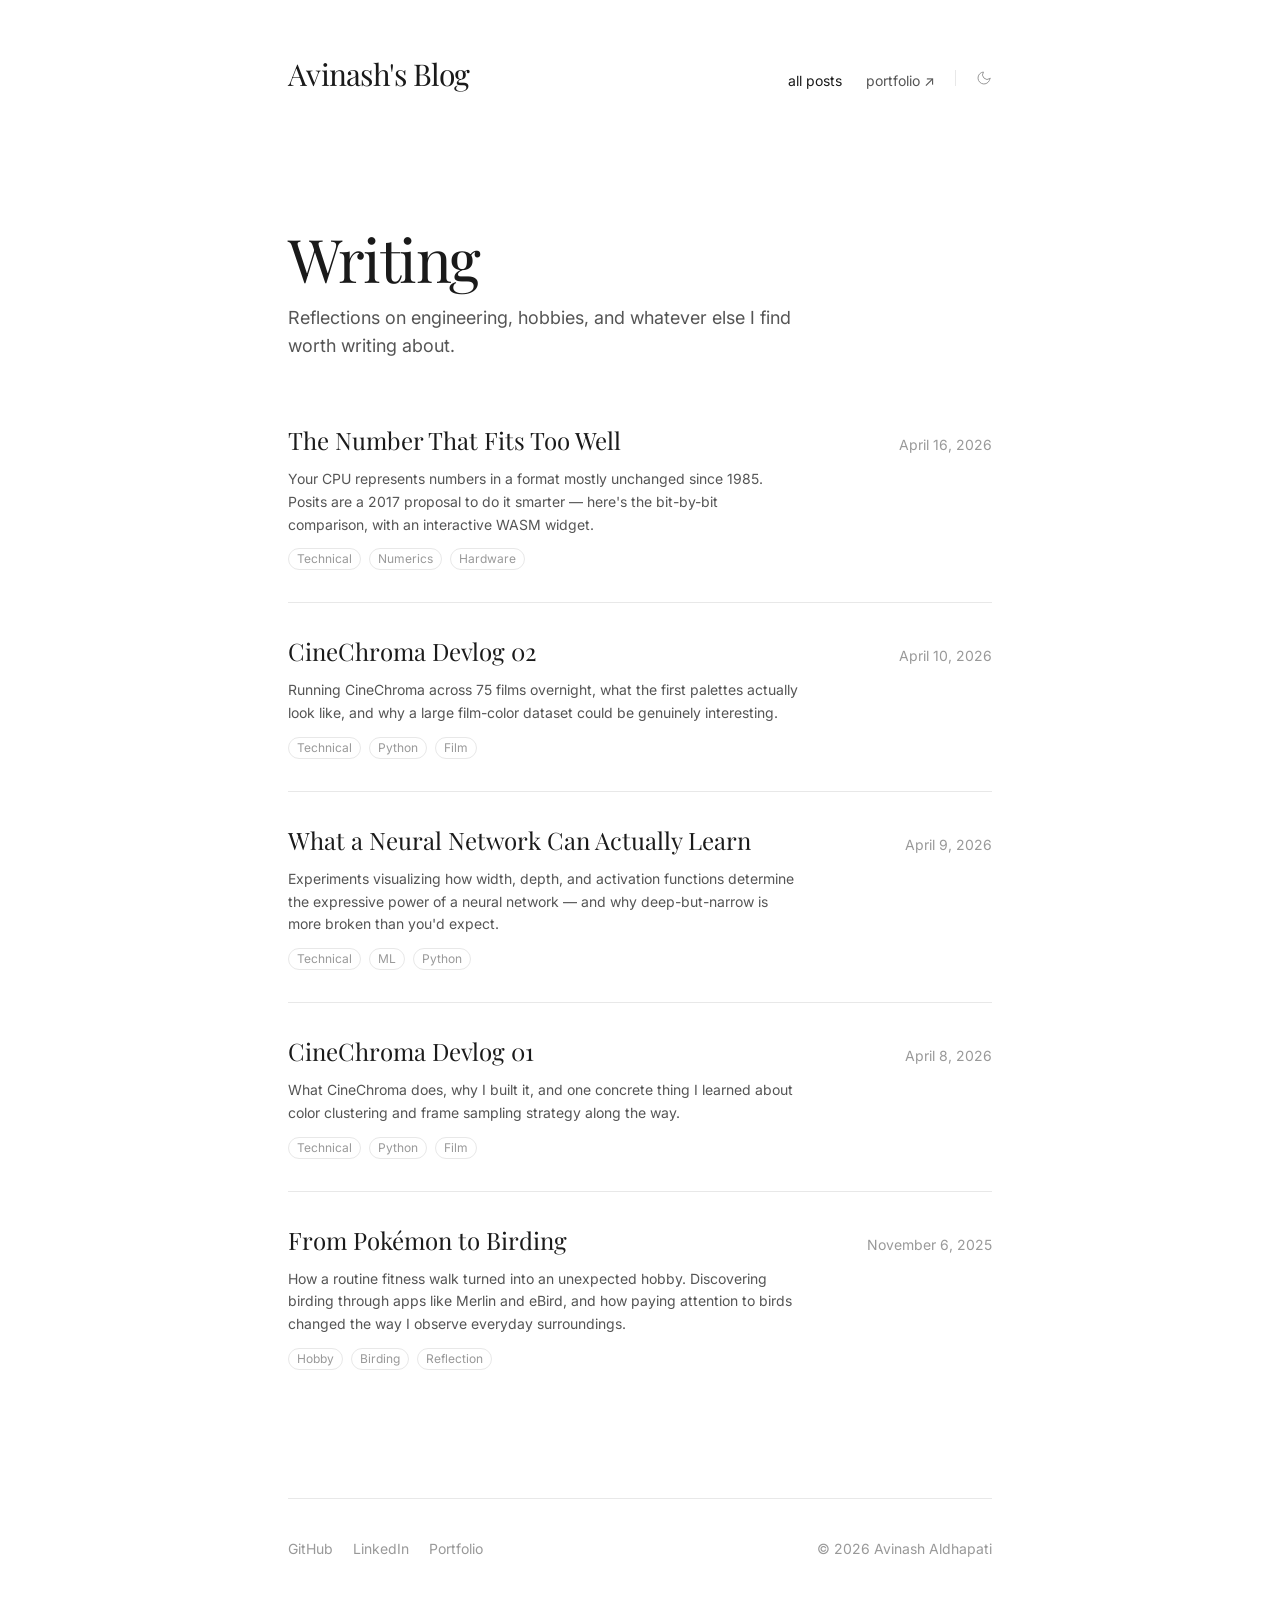
<file: index.html>
<!DOCTYPE html><html lang="en" class="scroll-smooth"> <head><meta charset="utf-8"><meta name="viewport" content="width=device-width, initial-scale=1"><link rel="icon" type="image/svg+xml" href="/favicon.svg"><!-- Fonts — Inter (body) + Playfair Display (headings) --><link rel="preconnect" href="https://fonts.googleapis.com"><link rel="preconnect" href="https://fonts.gstatic.com" crossorigin><link href="https://fonts.googleapis.com/css2?family=Inter:wght@300;400;500;600&family=Playfair+Display:ital,wght@0,400;0,500;0,600;0,700;1,400&display=swap" rel="stylesheet"><!-- Dark mode: apply .dark before first paint to prevent flash --><script>
      const theme = localStorage.getItem('theme');
      if (theme === 'dark' || (!theme && window.matchMedia('(prefers-color-scheme: dark)').matches)) {
        document.documentElement.classList.add('dark');
      }
    </script><title>Blog — Avinash Aldhapati</title><meta name="description" content="Writing and reflections by Avinash Aldhapati on engineering, hobbies, and creative exploration."><meta name="author" content="Avinash Aldhapati"><!-- Open Graph --><meta property="og:title" content="Blog — Avinash Aldhapati"><meta property="og:description" content="Writing and reflections by Avinash Aldhapati on engineering, hobbies, and creative exploration."><meta property="og:type" content="website"><meta property="og:url" content="https://blog.avinashaldhapati.com/"><!-- Google Analytics --><script async src="https://www.googletagmanager.com/gtag/js?id=G-MCC0FWPRBG"></script><script>
      window.dataLayer = window.dataLayer || [];
      function gtag(){dataLayer.push(arguments);}
      gtag('js', new Date());
      gtag('config', 'G-MCC0FWPRBG');
    </script><link rel="stylesheet" href="/_astro/birding_and_pokemon.DxMHhzR1.css"></head> <body class="min-h-screen flex flex-col"> <!--
      Centered column keeps line lengths readable (max ~768px).
      Perfect for long-form blog content.
    --> <div class="mx-auto w-full max-w-3xl px-6 md:px-8 flex flex-col min-h-screen"> <header class="pt-10 pb-8 md:pt-14 md:pb-10"> <nav class="flex flex-col sm:flex-row justify-between items-start sm:items-baseline gap-4"> <!-- Blog name — links to blog home --> <a href="/" class="font-serif text-2xl md:text-3xl tracking-tight text-text hover:opacity-70 transition-opacity">
Avinash's Blog
</a> <!-- Right side: nav links + separated toggle --> <div class="flex items-baseline gap-5"> <ul class="flex items-baseline gap-6 text-sm text-text-secondary"> <li> <a href="/" class="link-underline transition-colors hover:text-text text-text after:w-full">
all posts
</a> </li> <li> <a href="https://avinashaldhapati.com" class="link-underline transition-colors hover:text-text">
portfolio &nearr;
</a> </li> </ul> <!-- Vertical separator + dark mode toggle --> <span class="hidden sm:block w-px h-4 bg-border"></span> <button id="theme-toggle" class="text-text-tertiary hover:text-text transition-colors cursor-pointer leading-none" aria-label="Toggle dark mode"> <!-- Sun icon (visible in dark mode — click to switch to light) --> <svg id="theme-icon-sun" class="hidden w-4 h-4" viewBox="0 0 24 24" fill="none" stroke="currentColor" stroke-width="1.5" stroke-linecap="round" stroke-linejoin="round"> <circle cx="12" cy="12" r="5"></circle> <line x1="12" y1="1" x2="12" y2="3"></line> <line x1="12" y1="21" x2="12" y2="23"></line> <line x1="4.22" y1="4.22" x2="5.64" y2="5.64"></line> <line x1="18.36" y1="18.36" x2="19.78" y2="19.78"></line> <line x1="1" y1="12" x2="3" y2="12"></line> <line x1="21" y1="12" x2="23" y2="12"></line> <line x1="4.22" y1="19.78" x2="5.64" y2="18.36"></line> <line x1="18.36" y1="5.64" x2="19.78" y2="4.22"></line> </svg> <!-- Moon icon (visible in light mode — click to switch to dark) --> <svg id="theme-icon-moon" class="hidden w-4 h-4" viewBox="0 0 24 24" fill="none" stroke="currentColor" stroke-width="1.5" stroke-linecap="round" stroke-linejoin="round"> <path d="M21 12.79A9 9 0 1 1 11.21 3 7 7 0 0 0 21 12.79z"></path> </svg> </button> </div> </nav> </header> <!-- Dark mode toggle script --> <script type="module">function o(){const e=document.documentElement.classList.contains("dark"),t=document.getElementById("theme-icon-sun"),n=document.getElementById("theme-icon-moon");t&&n&&(t.classList.toggle("hidden",!e),n.classList.toggle("hidden",e))}o();document.getElementById("theme-toggle")?.addEventListener("click",()=>{const e=document.documentElement.classList.toggle("dark");localStorage.setItem("theme",e?"dark":"light"),o()});</script> <main class="flex-grow py-16 md:py-24">  <h1 class="font-serif text-4xl md:text-5xl lg:text-6xl tracking-tight mb-4">Writing</h1> <p class="text-text-secondary text-lg mb-16 max-w-lg">
Reflections on engineering, hobbies, and whatever else I find worth writing about.
</p> <div class="divide-y divide-border"> <a href="/posit_number_format" class="group block py-8 first:pt-0"> <div class="flex flex-col sm:flex-row sm:items-baseline sm:justify-between gap-1 mb-3"> <h2 class="text-xl md:text-2xl font-serif group-hover:opacity-60 transition-opacity"> The Number That Fits Too Well </h2> <span class="text-sm text-text-tertiary">April 16, 2026</span> </div> <p class="text-text-secondary text-sm leading-relaxed max-w-lg mb-3"> Your CPU represents numbers in a format mostly unchanged since 1985. Posits are a 2017 proposal to do it smarter — here&#39;s the bit-by-bit comparison, with an interactive WASM widget. </p> <div class="flex gap-2"> <span class="text-xs border border-border px-2 py-0.5 rounded-full text-text-tertiary">Technical</span><span class="text-xs border border-border px-2 py-0.5 rounded-full text-text-tertiary">Numerics</span><span class="text-xs border border-border px-2 py-0.5 rounded-full text-text-tertiary">Hardware</span> </div> </a><a href="/cinechroma_devlog_02" class="group block py-8 first:pt-0"> <div class="flex flex-col sm:flex-row sm:items-baseline sm:justify-between gap-1 mb-3"> <h2 class="text-xl md:text-2xl font-serif group-hover:opacity-60 transition-opacity"> CineChroma Devlog 02 </h2> <span class="text-sm text-text-tertiary">April 10, 2026</span> </div> <p class="text-text-secondary text-sm leading-relaxed max-w-lg mb-3"> Running CineChroma across 75 films overnight, what the first palettes actually look like, and why a large film-color dataset could be genuinely interesting. </p> <div class="flex gap-2"> <span class="text-xs border border-border px-2 py-0.5 rounded-full text-text-tertiary">Technical</span><span class="text-xs border border-border px-2 py-0.5 rounded-full text-text-tertiary">Python</span><span class="text-xs border border-border px-2 py-0.5 rounded-full text-text-tertiary">Film</span> </div> </a><a href="/nn_expressiveness" class="group block py-8 first:pt-0"> <div class="flex flex-col sm:flex-row sm:items-baseline sm:justify-between gap-1 mb-3"> <h2 class="text-xl md:text-2xl font-serif group-hover:opacity-60 transition-opacity"> What a Neural Network Can Actually Learn </h2> <span class="text-sm text-text-tertiary">April 9, 2026</span> </div> <p class="text-text-secondary text-sm leading-relaxed max-w-lg mb-3"> Experiments visualizing how width, depth, and activation functions determine the expressive power of a neural network — and why deep-but-narrow is more broken than you&#39;d expect. </p> <div class="flex gap-2"> <span class="text-xs border border-border px-2 py-0.5 rounded-full text-text-tertiary">Technical</span><span class="text-xs border border-border px-2 py-0.5 rounded-full text-text-tertiary">ML</span><span class="text-xs border border-border px-2 py-0.5 rounded-full text-text-tertiary">Python</span> </div> </a><a href="/cinechroma_color_analysis" class="group block py-8 first:pt-0"> <div class="flex flex-col sm:flex-row sm:items-baseline sm:justify-between gap-1 mb-3"> <h2 class="text-xl md:text-2xl font-serif group-hover:opacity-60 transition-opacity"> CineChroma Devlog 01 </h2> <span class="text-sm text-text-tertiary">April 8, 2026</span> </div> <p class="text-text-secondary text-sm leading-relaxed max-w-lg mb-3"> What CineChroma does, why I built it, and one concrete thing I learned about color clustering and frame sampling strategy along the way. </p> <div class="flex gap-2"> <span class="text-xs border border-border px-2 py-0.5 rounded-full text-text-tertiary">Technical</span><span class="text-xs border border-border px-2 py-0.5 rounded-full text-text-tertiary">Python</span><span class="text-xs border border-border px-2 py-0.5 rounded-full text-text-tertiary">Film</span> </div> </a><a href="/birding_and_pokemon" class="group block py-8 first:pt-0"> <div class="flex flex-col sm:flex-row sm:items-baseline sm:justify-between gap-1 mb-3"> <h2 class="text-xl md:text-2xl font-serif group-hover:opacity-60 transition-opacity"> From Pokémon to Birding </h2> <span class="text-sm text-text-tertiary">November 6, 2025</span> </div> <p class="text-text-secondary text-sm leading-relaxed max-w-lg mb-3"> How a routine fitness walk turned into an unexpected hobby. Discovering birding through apps like Merlin and eBird, and how paying attention to birds changed the way I observe everyday surroundings. </p> <div class="flex gap-2"> <span class="text-xs border border-border px-2 py-0.5 rounded-full text-text-tertiary">Hobby</span><span class="text-xs border border-border px-2 py-0.5 rounded-full text-text-tertiary">Birding</span><span class="text-xs border border-border px-2 py-0.5 rounded-full text-text-tertiary">Reflection</span> </div> </a> </div>  </main> <footer class="py-10 border-t border-border"> <div class="flex flex-col sm:flex-row justify-between items-start sm:items-center gap-4 text-sm text-text-tertiary"> <!-- Links --> <div class="flex gap-5"> <a href="https://github.com/deep0ctave" target="_blank" rel="noopener noreferrer" class="hover:text-text transition-colors">
GitHub
</a> <a href="https://www.linkedin.com/in/avinash-aldhapati/" target="_blank" rel="noopener noreferrer" class="hover:text-text transition-colors">
LinkedIn
</a> <a href="https://avinashaldhapati.com" class="hover:text-text transition-colors">
Portfolio
</a> </div> <!-- Copyright --> <p>&copy; 2026 Avinash Aldhapati</p> </div> </footer> </div> </body></html>
</file>
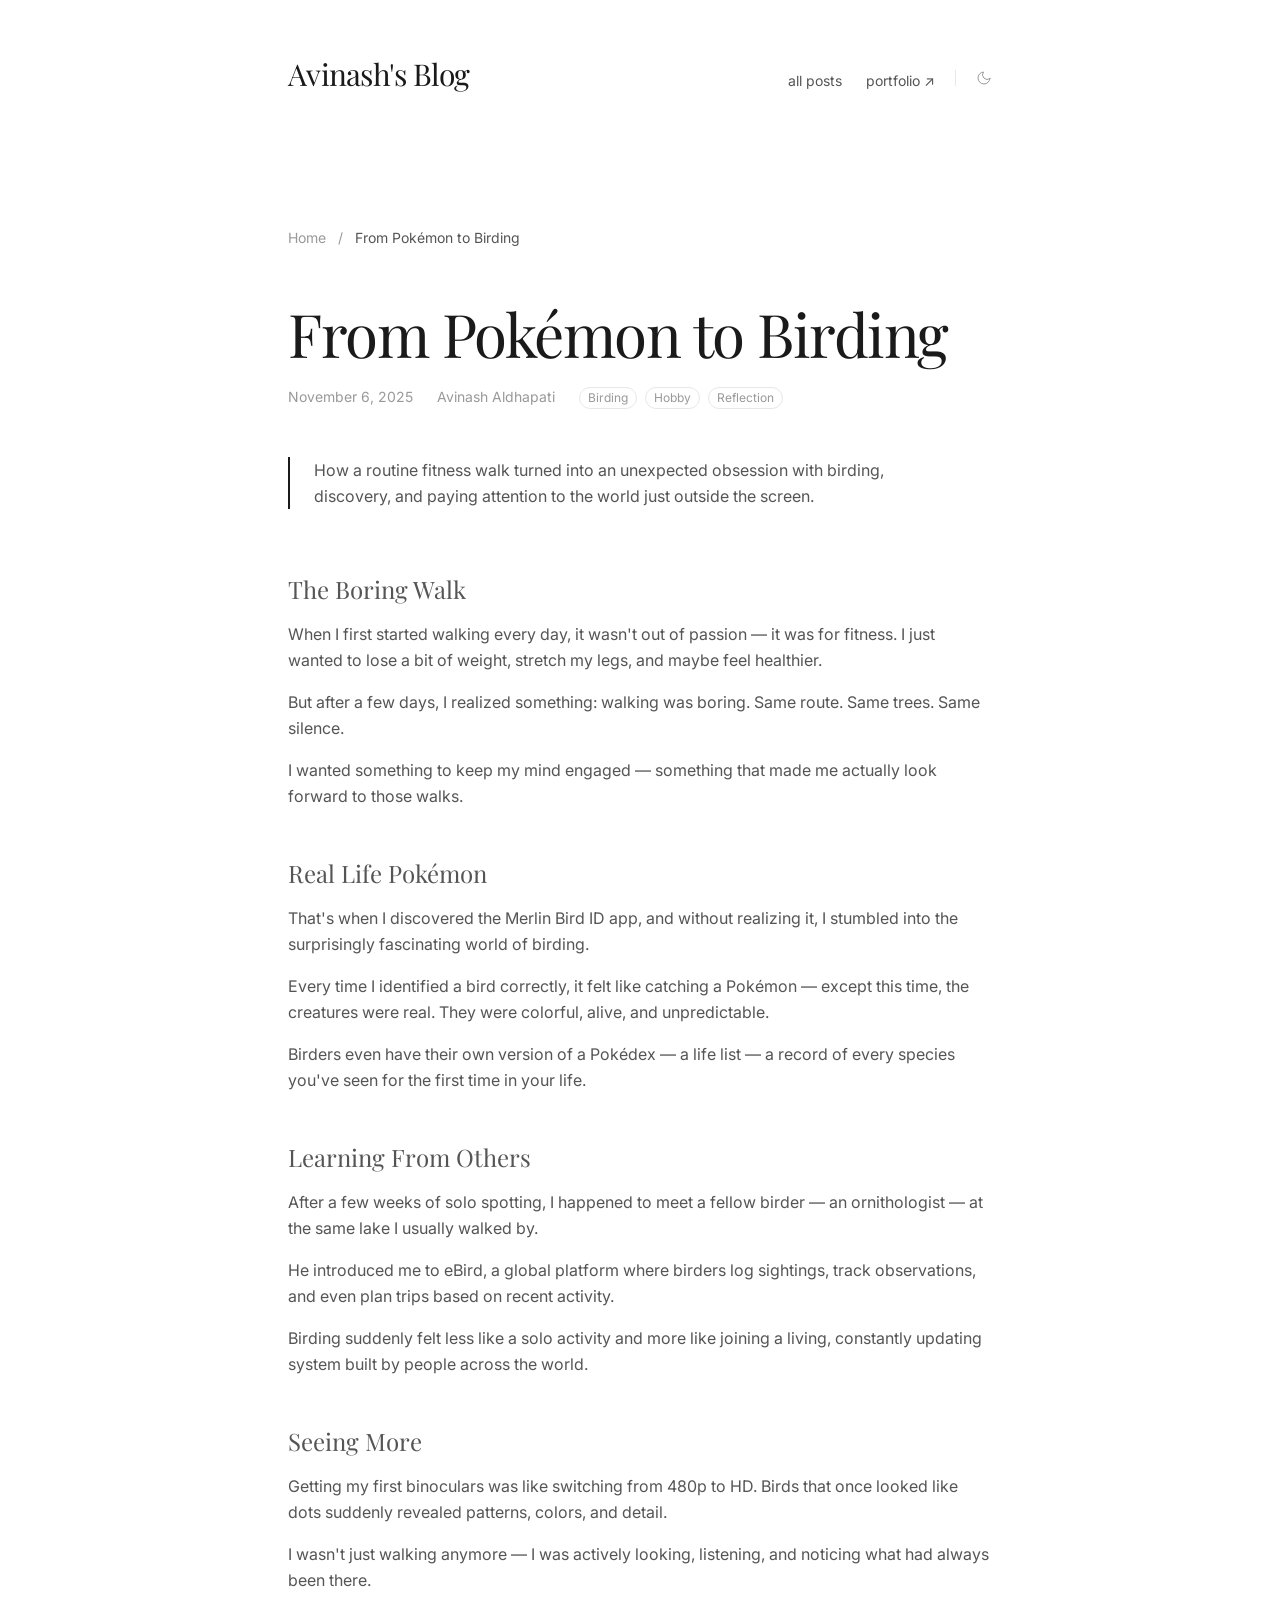
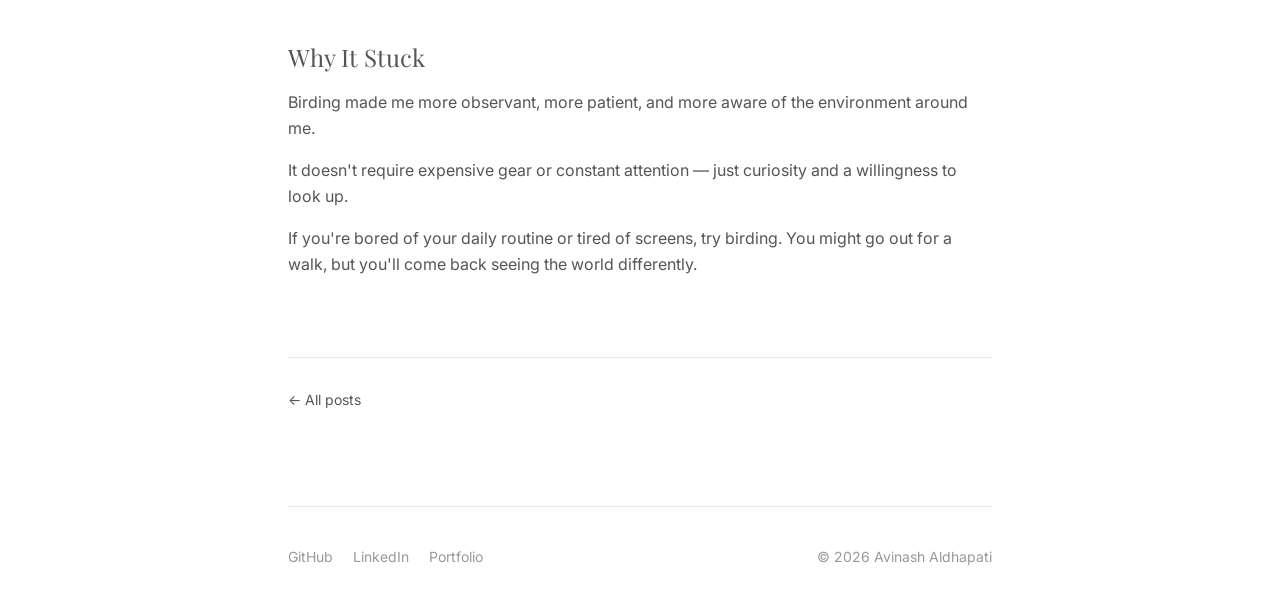
<file: birding_and_pokemon/index.html>
<!DOCTYPE html><html lang="en" class="scroll-smooth"> <head><meta charset="utf-8"><meta name="viewport" content="width=device-width, initial-scale=1"><link rel="icon" type="image/svg+xml" href="/favicon.svg"><!-- Fonts — Inter (body) + Playfair Display (headings) --><link rel="preconnect" href="https://fonts.googleapis.com"><link rel="preconnect" href="https://fonts.gstatic.com" crossorigin><link href="https://fonts.googleapis.com/css2?family=Inter:wght@300;400;500;600&family=Playfair+Display:ital,wght@0,400;0,500;0,600;0,700;1,400&display=swap" rel="stylesheet"><!-- Dark mode: apply .dark before first paint to prevent flash --><script>
      const theme = localStorage.getItem('theme');
      if (theme === 'dark' || (!theme && window.matchMedia('(prefers-color-scheme: dark)').matches)) {
        document.documentElement.classList.add('dark');
      }
    </script><title>From Pokémon to Birding — Avinash Aldhapati</title><meta name="description" content="How a routine fitness walk turned into an unexpected birding hobby."><meta name="author" content="Avinash Aldhapati"><!-- Open Graph --><meta property="og:title" content="From Pokémon to Birding — Avinash Aldhapati"><meta property="og:description" content="How a routine fitness walk turned into an unexpected birding hobby."><meta property="og:type" content="website"><meta property="og:url" content="https://blog.avinashaldhapati.com/birding_and_pokemon"><!-- Google Analytics --><script async src="https://www.googletagmanager.com/gtag/js?id=G-MCC0FWPRBG"></script><script>
      window.dataLayer = window.dataLayer || [];
      function gtag(){dataLayer.push(arguments);}
      gtag('js', new Date());
      gtag('config', 'G-MCC0FWPRBG');
    </script><link rel="stylesheet" href="/_astro/birding_and_pokemon.DxMHhzR1.css"></head> <body class="min-h-screen flex flex-col"> <!--
      Centered column keeps line lengths readable (max ~768px).
      Perfect for long-form blog content.
    --> <div class="mx-auto w-full max-w-3xl px-6 md:px-8 flex flex-col min-h-screen"> <header class="pt-10 pb-8 md:pt-14 md:pb-10"> <nav class="flex flex-col sm:flex-row justify-between items-start sm:items-baseline gap-4"> <!-- Blog name — links to blog home --> <a href="/" class="font-serif text-2xl md:text-3xl tracking-tight text-text hover:opacity-70 transition-opacity">
Avinash's Blog
</a> <!-- Right side: nav links + separated toggle --> <div class="flex items-baseline gap-5"> <ul class="flex items-baseline gap-6 text-sm text-text-secondary"> <li> <a href="/" class="link-underline transition-colors hover:text-text">
all posts
</a> </li> <li> <a href="https://avinashaldhapati.com" class="link-underline transition-colors hover:text-text">
portfolio &nearr;
</a> </li> </ul> <!-- Vertical separator + dark mode toggle --> <span class="hidden sm:block w-px h-4 bg-border"></span> <button id="theme-toggle" class="text-text-tertiary hover:text-text transition-colors cursor-pointer leading-none" aria-label="Toggle dark mode"> <!-- Sun icon (visible in dark mode — click to switch to light) --> <svg id="theme-icon-sun" class="hidden w-4 h-4" viewBox="0 0 24 24" fill="none" stroke="currentColor" stroke-width="1.5" stroke-linecap="round" stroke-linejoin="round"> <circle cx="12" cy="12" r="5"></circle> <line x1="12" y1="1" x2="12" y2="3"></line> <line x1="12" y1="21" x2="12" y2="23"></line> <line x1="4.22" y1="4.22" x2="5.64" y2="5.64"></line> <line x1="18.36" y1="18.36" x2="19.78" y2="19.78"></line> <line x1="1" y1="12" x2="3" y2="12"></line> <line x1="21" y1="12" x2="23" y2="12"></line> <line x1="4.22" y1="19.78" x2="5.64" y2="18.36"></line> <line x1="18.36" y1="5.64" x2="19.78" y2="4.22"></line> </svg> <!-- Moon icon (visible in light mode — click to switch to dark) --> <svg id="theme-icon-moon" class="hidden w-4 h-4" viewBox="0 0 24 24" fill="none" stroke="currentColor" stroke-width="1.5" stroke-linecap="round" stroke-linejoin="round"> <path d="M21 12.79A9 9 0 1 1 11.21 3 7 7 0 0 0 21 12.79z"></path> </svg> </button> </div> </nav> </header> <!-- Dark mode toggle script --> <script type="module">function o(){const e=document.documentElement.classList.contains("dark"),t=document.getElementById("theme-icon-sun"),n=document.getElementById("theme-icon-moon");t&&n&&(t.classList.toggle("hidden",!e),n.classList.toggle("hidden",e))}o();document.getElementById("theme-toggle")?.addEventListener("click",()=>{const e=document.documentElement.classList.toggle("dark");localStorage.setItem("theme",e?"dark":"light"),o()});</script> <main class="flex-grow py-16 md:py-24">  <article> <!-- Breadcrumb --> <nav class="text-sm text-text-tertiary mb-12" aria-label="Breadcrumb"> <a href="/" class="hover:text-text transition-colors">Home</a> <span class="mx-2">/</span> <span class="text-text-secondary">From Pokémon to Birding</span> </nav> <!-- Title --> <header class="mb-12"> <h1 class="font-serif text-4xl md:text-5xl lg:text-6xl leading-tight tracking-tight mb-4"> From Pokémon to Birding </h1> <!-- Meta row --> <div class="flex flex-wrap gap-x-6 gap-y-2 text-sm text-text-tertiary"> <span>November 6, 2025</span> <span>Avinash Aldhapati</span> <div class="flex gap-2"> <span class="text-xs border border-border px-2 py-0.5 rounded-full">Birding</span><span class="text-xs border border-border px-2 py-0.5 rounded-full">Hobby</span><span class="text-xs border border-border px-2 py-0.5 rounded-full">Reflection</span> </div> </div> </header> <!-- Abstract --> <div class="border-l-2 border-text pl-6 mb-16 text-text-secondary leading-relaxed max-w-2xl"> How a routine fitness walk turned into an unexpected obsession with birding, discovery, and paying attention to the world just outside the screen. </div> <!-- Content — the <slot /> receives the page-specific markup --> <div class="prose max-w-none mb-20 text-text-secondary leading-relaxed space-y-6">  <section class="mb-12"> <h2 class="font-serif text-2xl mb-4">The Boring Walk</h2> <p class="mb-4">
When I first started walking every day, it wasn't out of passion — it was for fitness.
        I just wanted to lose a bit of weight, stretch my legs, and maybe feel healthier.
</p> <p class="mb-4">
But after a few days, I realized something: walking was boring. Same route. Same trees.
        Same silence.
</p> <p>
I wanted something to keep my mind engaged — something that made me actually look
        forward to those walks.
</p> </section> <section class="mb-12"> <h2 class="font-serif text-2xl mb-4">Real Life Pokémon</h2> <p class="mb-4">
That's when I discovered the Merlin Bird ID app, and without realizing it, I stumbled
        into the surprisingly fascinating world of birding.
</p> <p class="mb-4">
Every time I identified a bird correctly, it felt like catching a Pokémon — except this
        time, the creatures were real. They were colorful, alive, and unpredictable.
</p> <p>
Birders even have their own version of a Pokédex — a life list — a record of every
        species you've seen for the first time in your life.
</p> </section> <section class="mb-12"> <h2 class="font-serif text-2xl mb-4">Learning From Others</h2> <p class="mb-4">
After a few weeks of solo spotting, I happened to meet a fellow birder — an ornithologist
        — at the same lake I usually walked by.
</p> <p class="mb-4">
He introduced me to eBird, a global platform where birders log sightings, track
        observations, and even plan trips based on recent activity.
</p> <p>
Birding suddenly felt less like a solo activity and more like joining a living, constantly
        updating system built by people across the world.
</p> </section> <section class="mb-12"> <h2 class="font-serif text-2xl mb-4">Seeing More</h2> <p class="mb-4">
Getting my first binoculars was like switching from 480p to HD. Birds that once looked
        like dots suddenly revealed patterns, colors, and detail.
</p> <p>
I wasn't just walking anymore — I was actively looking, listening, and noticing what
        had always been there.
</p> </section> <section> <h2 class="font-serif text-2xl mb-4">Why It Stuck</h2> <p class="mb-4">
Birding made me more observant, more patient, and more aware of the environment around me.
</p> <p class="mb-4">
It doesn't require expensive gear or constant attention — just curiosity and a willingness
        to look up.
</p> <p>
If you're bored of your daily routine or tired of screens, try birding. You might go out
        for a walk, but you'll come back seeing the world differently.
</p> </section>  </div> <!-- Bottom navigation --> <div class="pt-8 border-t border-border flex items-center justify-between text-sm"> <a href="/" class="link-underline text-text-secondary hover:text-text transition-colors">
&larr; All posts
</a> </div> </article>  </main> <footer class="py-10 border-t border-border"> <div class="flex flex-col sm:flex-row justify-between items-start sm:items-center gap-4 text-sm text-text-tertiary"> <!-- Links --> <div class="flex gap-5"> <a href="https://github.com/deep0ctave" target="_blank" rel="noopener noreferrer" class="hover:text-text transition-colors">
GitHub
</a> <a href="https://www.linkedin.com/in/avinash-aldhapati/" target="_blank" rel="noopener noreferrer" class="hover:text-text transition-colors">
LinkedIn
</a> <a href="https://avinashaldhapati.com" class="hover:text-text transition-colors">
Portfolio
</a> </div> <!-- Copyright --> <p>&copy; 2026 Avinash Aldhapati</p> </div> </footer> </div> </body></html>
</file>
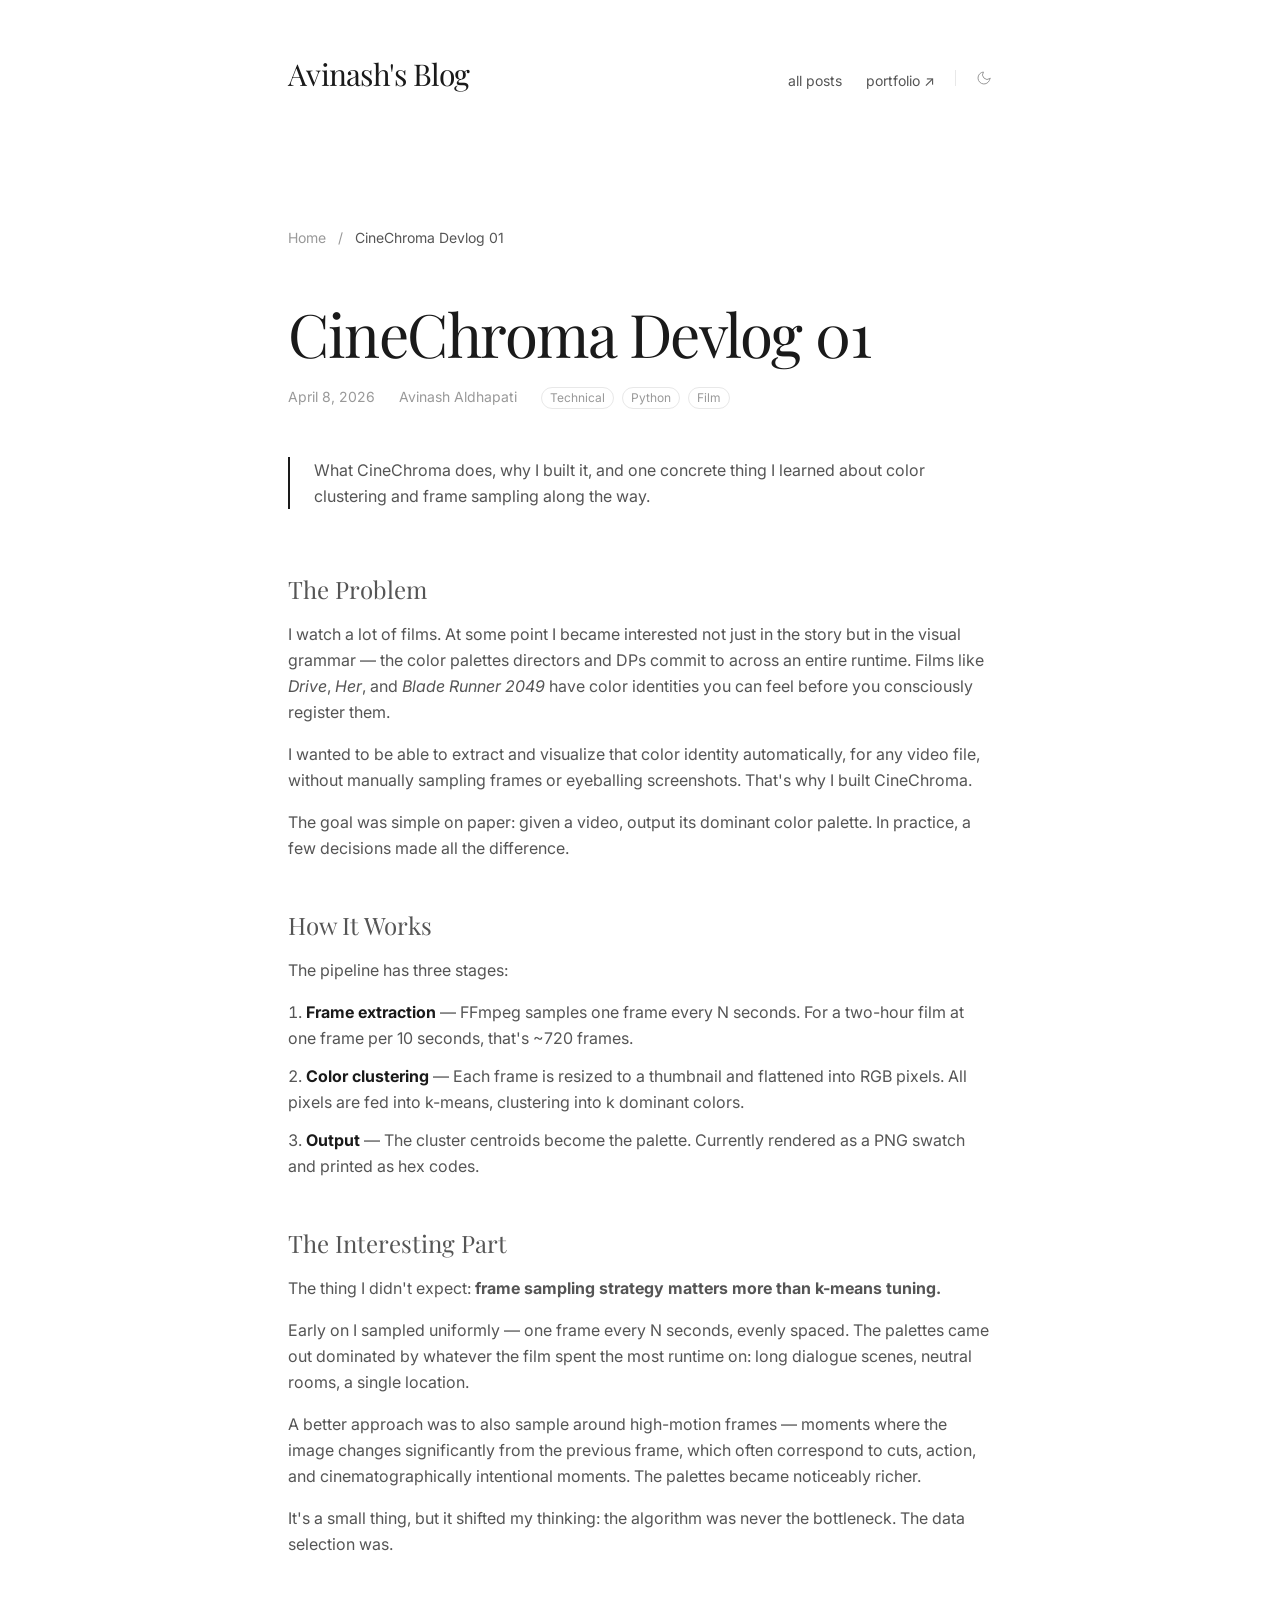
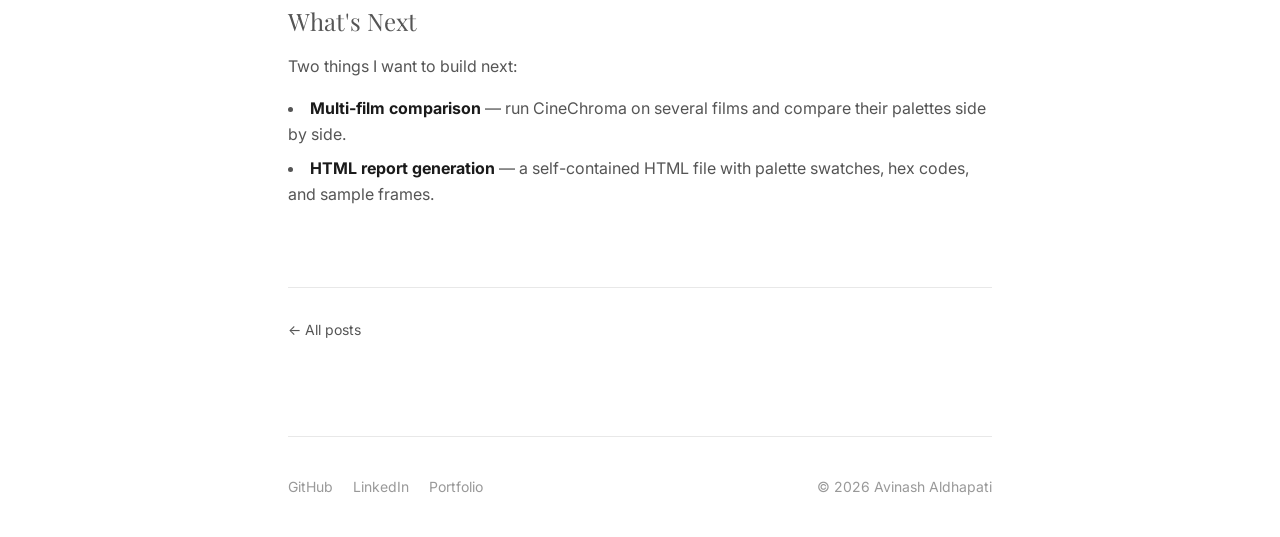
<file: cinechroma_color_analysis/index.html>
<!DOCTYPE html><html lang="en" class="scroll-smooth"> <head><meta charset="utf-8"><meta name="viewport" content="width=device-width, initial-scale=1"><link rel="icon" type="image/svg+xml" href="/favicon.svg"><!-- Fonts — Inter (body) + Playfair Display (headings) --><link rel="preconnect" href="https://fonts.googleapis.com"><link rel="preconnect" href="https://fonts.gstatic.com" crossorigin><link href="https://fonts.googleapis.com/css2?family=Inter:wght@300;400;500;600&family=Playfair+Display:ital,wght@0,400;0,500;0,600;0,700;1,400&display=swap" rel="stylesheet"><!-- Dark mode: apply .dark before first paint to prevent flash --><script>
      const theme = localStorage.getItem('theme');
      if (theme === 'dark' || (!theme && window.matchMedia('(prefers-color-scheme: dark)').matches)) {
        document.documentElement.classList.add('dark');
      }
    </script><title>CineChroma Devlog 01 — Avinash Aldhapati</title><meta name="description" content="What CineChroma does, why I built it, and what I learned about color clustering and frame sampling."><meta name="author" content="Avinash Aldhapati"><!-- Open Graph --><meta property="og:title" content="CineChroma Devlog 01 — Avinash Aldhapati"><meta property="og:description" content="What CineChroma does, why I built it, and what I learned about color clustering and frame sampling."><meta property="og:type" content="website"><meta property="og:url" content="https://blog.avinashaldhapati.com/cinechroma_color_analysis"><!-- Google Analytics --><script async src="https://www.googletagmanager.com/gtag/js?id=G-MCC0FWPRBG"></script><script>
      window.dataLayer = window.dataLayer || [];
      function gtag(){dataLayer.push(arguments);}
      gtag('js', new Date());
      gtag('config', 'G-MCC0FWPRBG');
    </script><link rel="stylesheet" href="/_astro/birding_and_pokemon.DxMHhzR1.css"></head> <body class="min-h-screen flex flex-col"> <!--
      Centered column keeps line lengths readable (max ~768px).
      Perfect for long-form blog content.
    --> <div class="mx-auto w-full max-w-3xl px-6 md:px-8 flex flex-col min-h-screen"> <header class="pt-10 pb-8 md:pt-14 md:pb-10"> <nav class="flex flex-col sm:flex-row justify-between items-start sm:items-baseline gap-4"> <!-- Blog name — links to blog home --> <a href="/" class="font-serif text-2xl md:text-3xl tracking-tight text-text hover:opacity-70 transition-opacity">
Avinash's Blog
</a> <!-- Right side: nav links + separated toggle --> <div class="flex items-baseline gap-5"> <ul class="flex items-baseline gap-6 text-sm text-text-secondary"> <li> <a href="/" class="link-underline transition-colors hover:text-text">
all posts
</a> </li> <li> <a href="https://avinashaldhapati.com" class="link-underline transition-colors hover:text-text">
portfolio &nearr;
</a> </li> </ul> <!-- Vertical separator + dark mode toggle --> <span class="hidden sm:block w-px h-4 bg-border"></span> <button id="theme-toggle" class="text-text-tertiary hover:text-text transition-colors cursor-pointer leading-none" aria-label="Toggle dark mode"> <!-- Sun icon (visible in dark mode — click to switch to light) --> <svg id="theme-icon-sun" class="hidden w-4 h-4" viewBox="0 0 24 24" fill="none" stroke="currentColor" stroke-width="1.5" stroke-linecap="round" stroke-linejoin="round"> <circle cx="12" cy="12" r="5"></circle> <line x1="12" y1="1" x2="12" y2="3"></line> <line x1="12" y1="21" x2="12" y2="23"></line> <line x1="4.22" y1="4.22" x2="5.64" y2="5.64"></line> <line x1="18.36" y1="18.36" x2="19.78" y2="19.78"></line> <line x1="1" y1="12" x2="3" y2="12"></line> <line x1="21" y1="12" x2="23" y2="12"></line> <line x1="4.22" y1="19.78" x2="5.64" y2="18.36"></line> <line x1="18.36" y1="5.64" x2="19.78" y2="4.22"></line> </svg> <!-- Moon icon (visible in light mode — click to switch to dark) --> <svg id="theme-icon-moon" class="hidden w-4 h-4" viewBox="0 0 24 24" fill="none" stroke="currentColor" stroke-width="1.5" stroke-linecap="round" stroke-linejoin="round"> <path d="M21 12.79A9 9 0 1 1 11.21 3 7 7 0 0 0 21 12.79z"></path> </svg> </button> </div> </nav> </header> <!-- Dark mode toggle script --> <script type="module">function o(){const e=document.documentElement.classList.contains("dark"),t=document.getElementById("theme-icon-sun"),n=document.getElementById("theme-icon-moon");t&&n&&(t.classList.toggle("hidden",!e),n.classList.toggle("hidden",e))}o();document.getElementById("theme-toggle")?.addEventListener("click",()=>{const e=document.documentElement.classList.toggle("dark");localStorage.setItem("theme",e?"dark":"light"),o()});</script> <main class="flex-grow py-16 md:py-24">  <article> <!-- Breadcrumb --> <nav class="text-sm text-text-tertiary mb-12" aria-label="Breadcrumb"> <a href="/" class="hover:text-text transition-colors">Home</a> <span class="mx-2">/</span> <span class="text-text-secondary">CineChroma Devlog 01</span> </nav> <!-- Title --> <header class="mb-12"> <h1 class="font-serif text-4xl md:text-5xl lg:text-6xl leading-tight tracking-tight mb-4"> CineChroma Devlog 01 </h1> <!-- Meta row --> <div class="flex flex-wrap gap-x-6 gap-y-2 text-sm text-text-tertiary"> <span>April 8, 2026</span> <span>Avinash Aldhapati</span> <div class="flex gap-2"> <span class="text-xs border border-border px-2 py-0.5 rounded-full">Technical</span><span class="text-xs border border-border px-2 py-0.5 rounded-full">Python</span><span class="text-xs border border-border px-2 py-0.5 rounded-full">Film</span> </div> </div> </header> <!-- Abstract --> <div class="border-l-2 border-text pl-6 mb-16 text-text-secondary leading-relaxed max-w-2xl"> What CineChroma does, why I built it, and one concrete thing I learned about color clustering and frame sampling along the way. </div> <!-- Content — the <slot /> receives the page-specific markup --> <div class="prose max-w-none mb-20 text-text-secondary leading-relaxed space-y-6">  <section class="mb-12"> <h2 class="font-serif text-2xl mb-4">The Problem</h2> <p class="mb-4">
I watch a lot of films. At some point I became interested not just in the story but in the
        visual grammar — the color palettes directors and DPs commit to across an entire runtime.
        Films like <em>Drive</em>, <em>Her</em>, and <em>Blade Runner 2049</em> have color identities
        you can feel before you consciously register them.
</p> <p class="mb-4">
I wanted to be able to extract and visualize that color identity automatically, for any
        video file, without manually sampling frames or eyeballing screenshots. That's why I built
        CineChroma.
</p> <p>
The goal was simple on paper: given a video, output its dominant color palette. In practice,
        a few decisions made all the difference.
</p> </section> <section class="mb-12"> <h2 class="font-serif text-2xl mb-4">How It Works</h2> <p class="mb-4">The pipeline has three stages:</p> <ol class="list-decimal list-inside space-y-3 text-text-secondary"> <li> <strong class="text-text">Frame extraction</strong> — FFmpeg samples one frame every N seconds.
          For a two-hour film at one frame per 10 seconds, that's ~720 frames.
</li> <li> <strong class="text-text">Color clustering</strong> — Each frame is resized to a thumbnail and
          flattened into RGB pixels. All pixels are fed into k-means, clustering into k dominant colors.
</li> <li> <strong class="text-text">Output</strong> — The cluster centroids become the palette. Currently
          rendered as a PNG swatch and printed as hex codes.
</li> </ol> </section> <section class="mb-12"> <h2 class="font-serif text-2xl mb-4">The Interesting Part</h2> <p class="mb-4">
The thing I didn't expect: <strong>frame sampling strategy matters more than k-means tuning.</strong> </p> <p class="mb-4">
Early on I sampled uniformly — one frame every N seconds, evenly spaced. The palettes came
        out dominated by whatever the film spent the most runtime on: long dialogue scenes, neutral
        rooms, a single location.
</p> <p class="mb-4">
A better approach was to also sample around high-motion frames — moments where the image
        changes significantly from the previous frame, which often correspond to cuts, action, and
        cinematographically intentional moments. The palettes became noticeably richer.
</p> <p>
It's a small thing, but it shifted my thinking: the algorithm was never the bottleneck.
        The data selection was.
</p> </section> <section> <h2 class="font-serif text-2xl mb-4">What's Next</h2> <p class="mb-4">Two things I want to build next:</p> <ul class="list-disc list-inside space-y-2 text-text-secondary"> <li> <strong class="text-text">Multi-film comparison</strong> — run CineChroma on several films and
          compare their palettes side by side.
</li> <li> <strong class="text-text">HTML report generation</strong> — a self-contained HTML file with
          palette swatches, hex codes, and sample frames.
</li> </ul> </section>  </div> <!-- Bottom navigation --> <div class="pt-8 border-t border-border flex items-center justify-between text-sm"> <a href="/" class="link-underline text-text-secondary hover:text-text transition-colors">
&larr; All posts
</a> </div> </article>  </main> <footer class="py-10 border-t border-border"> <div class="flex flex-col sm:flex-row justify-between items-start sm:items-center gap-4 text-sm text-text-tertiary"> <!-- Links --> <div class="flex gap-5"> <a href="https://github.com/deep0ctave" target="_blank" rel="noopener noreferrer" class="hover:text-text transition-colors">
GitHub
</a> <a href="https://www.linkedin.com/in/avinash-aldhapati/" target="_blank" rel="noopener noreferrer" class="hover:text-text transition-colors">
LinkedIn
</a> <a href="https://avinashaldhapati.com" class="hover:text-text transition-colors">
Portfolio
</a> </div> <!-- Copyright --> <p>&copy; 2026 Avinash Aldhapati</p> </div> </footer> </div> </body></html>
</file>
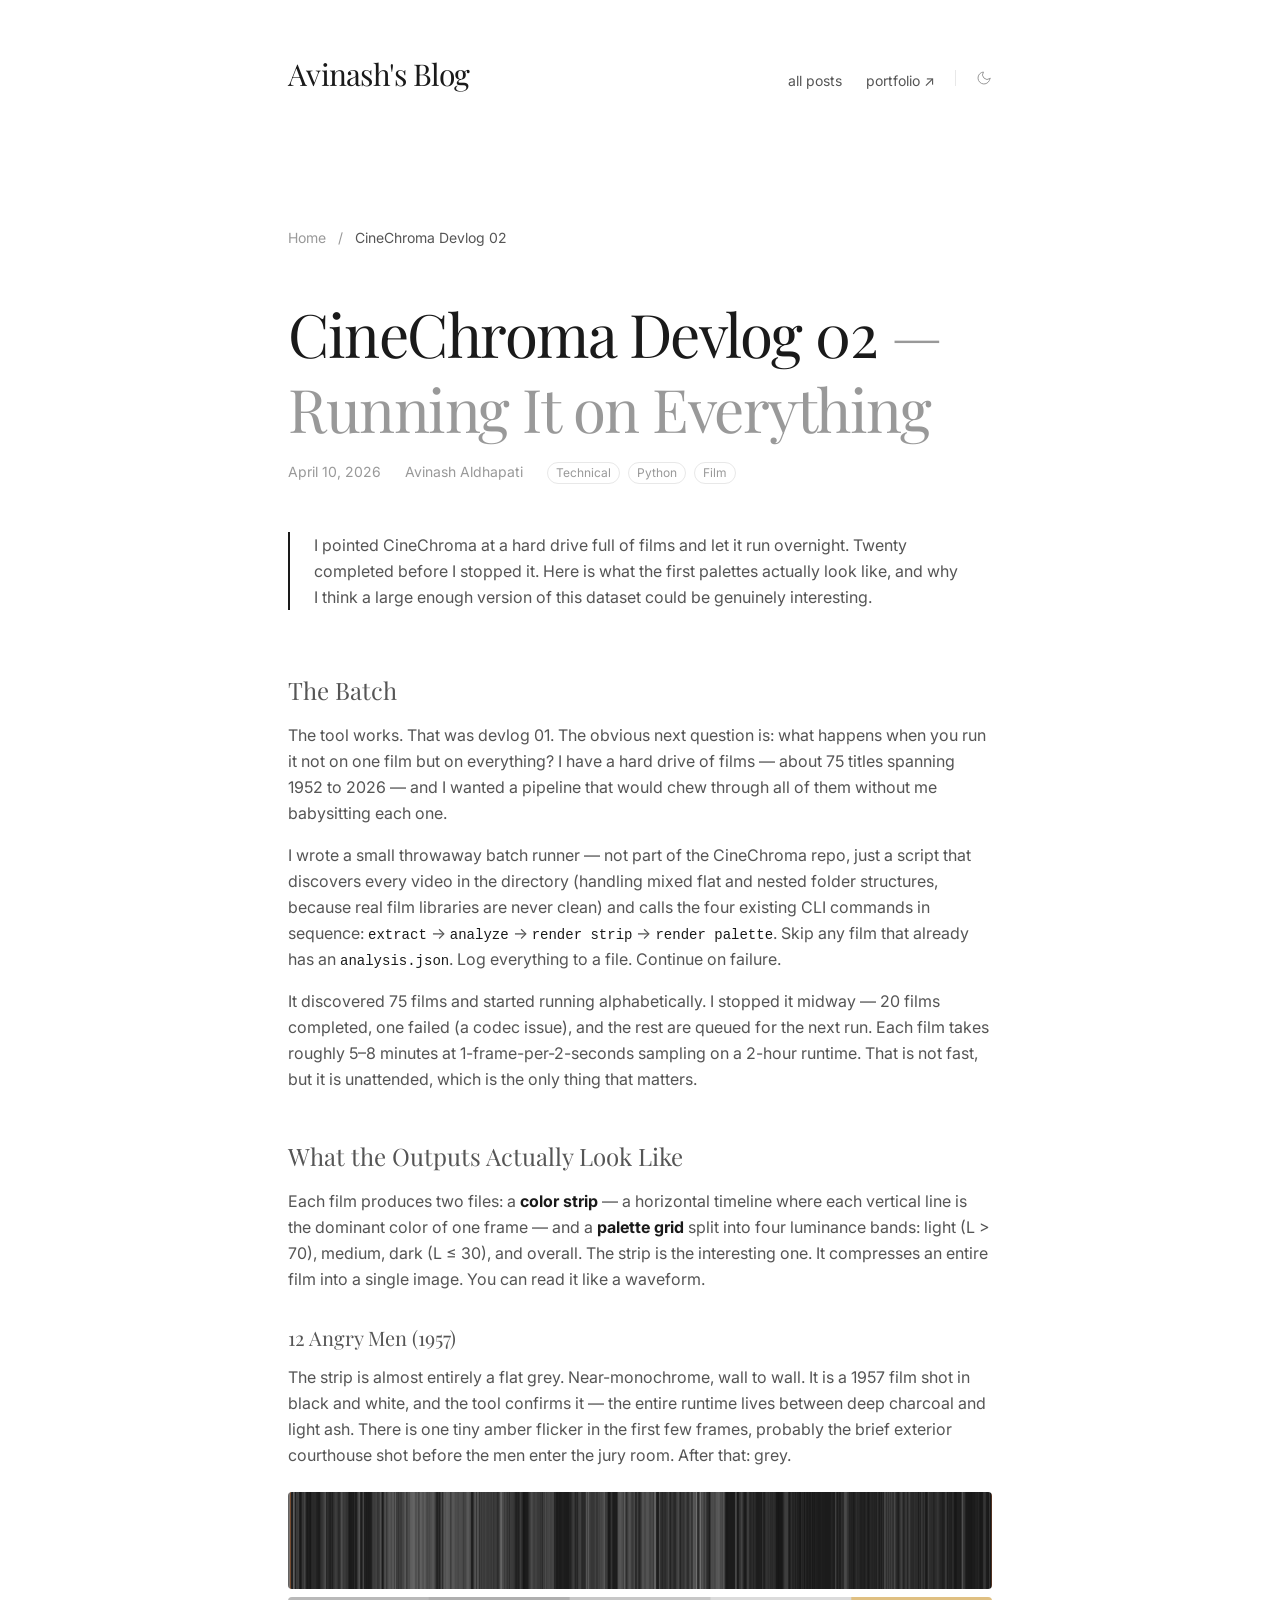
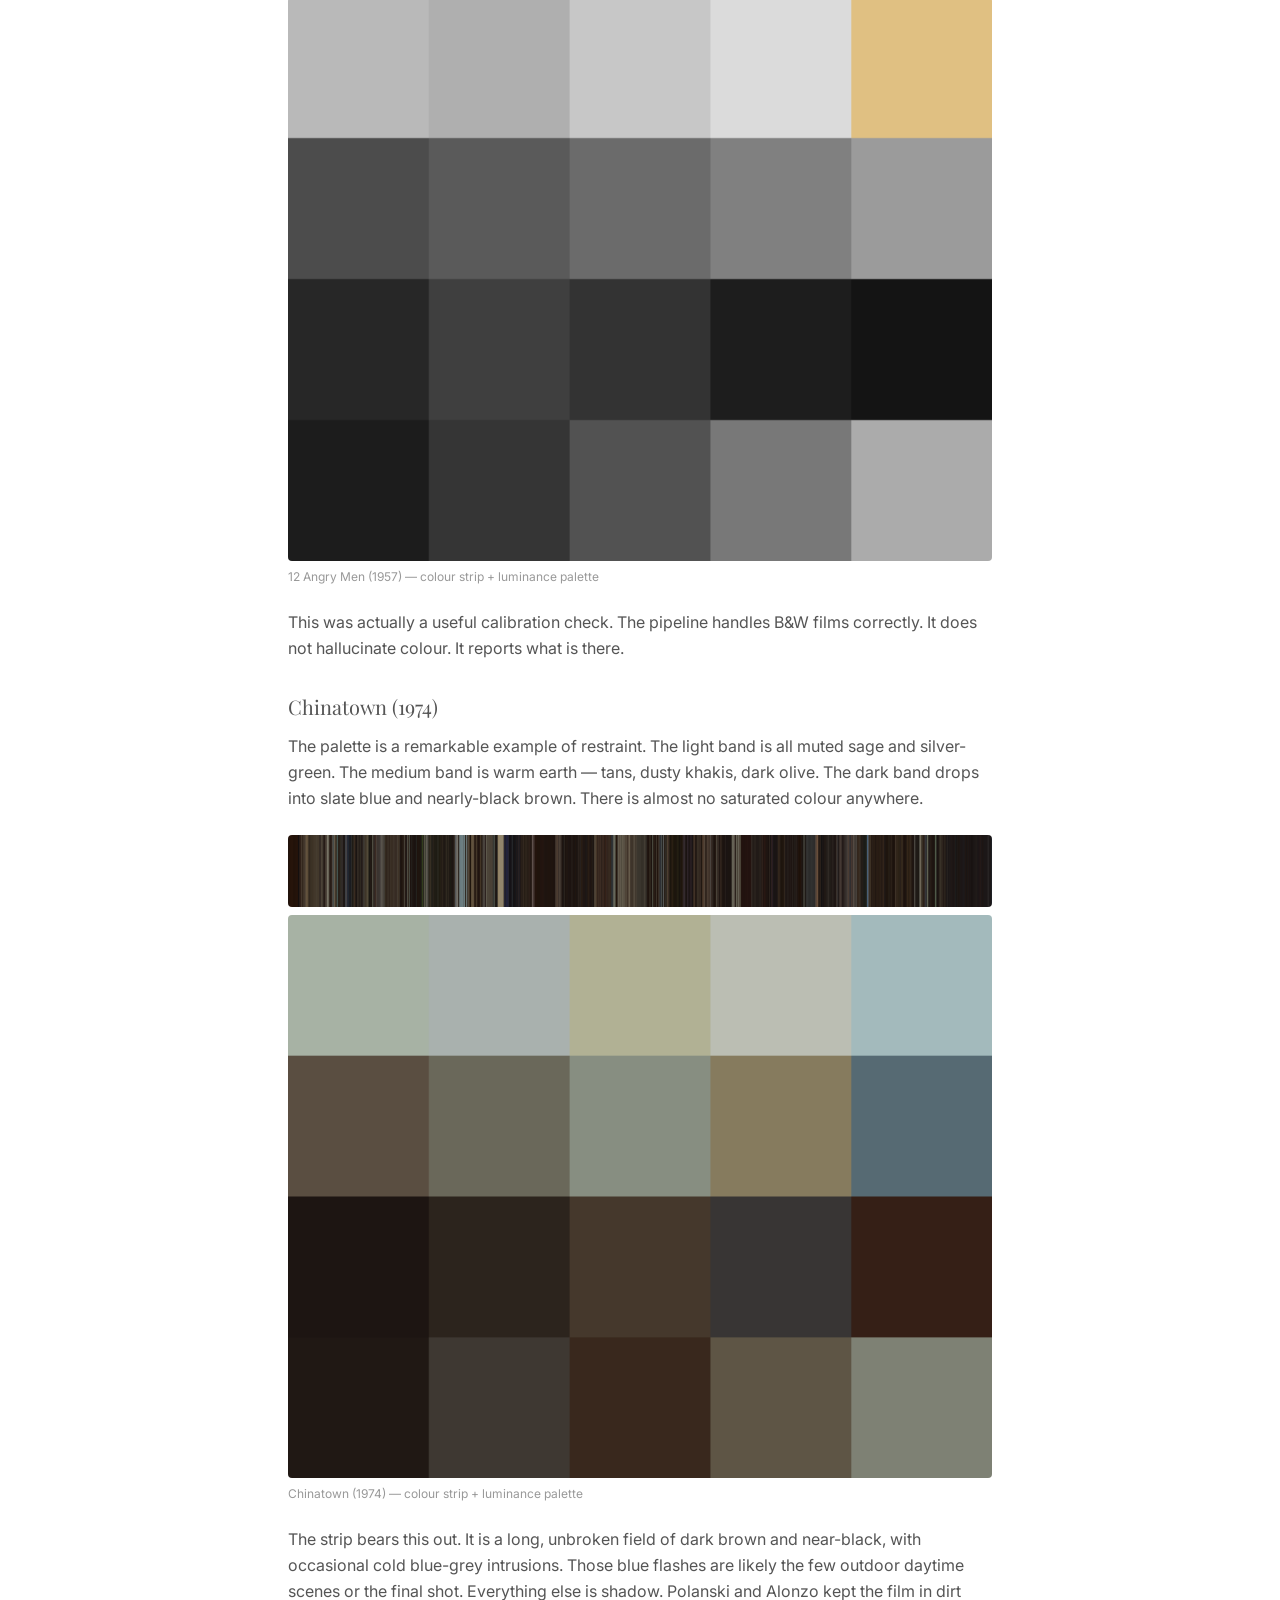
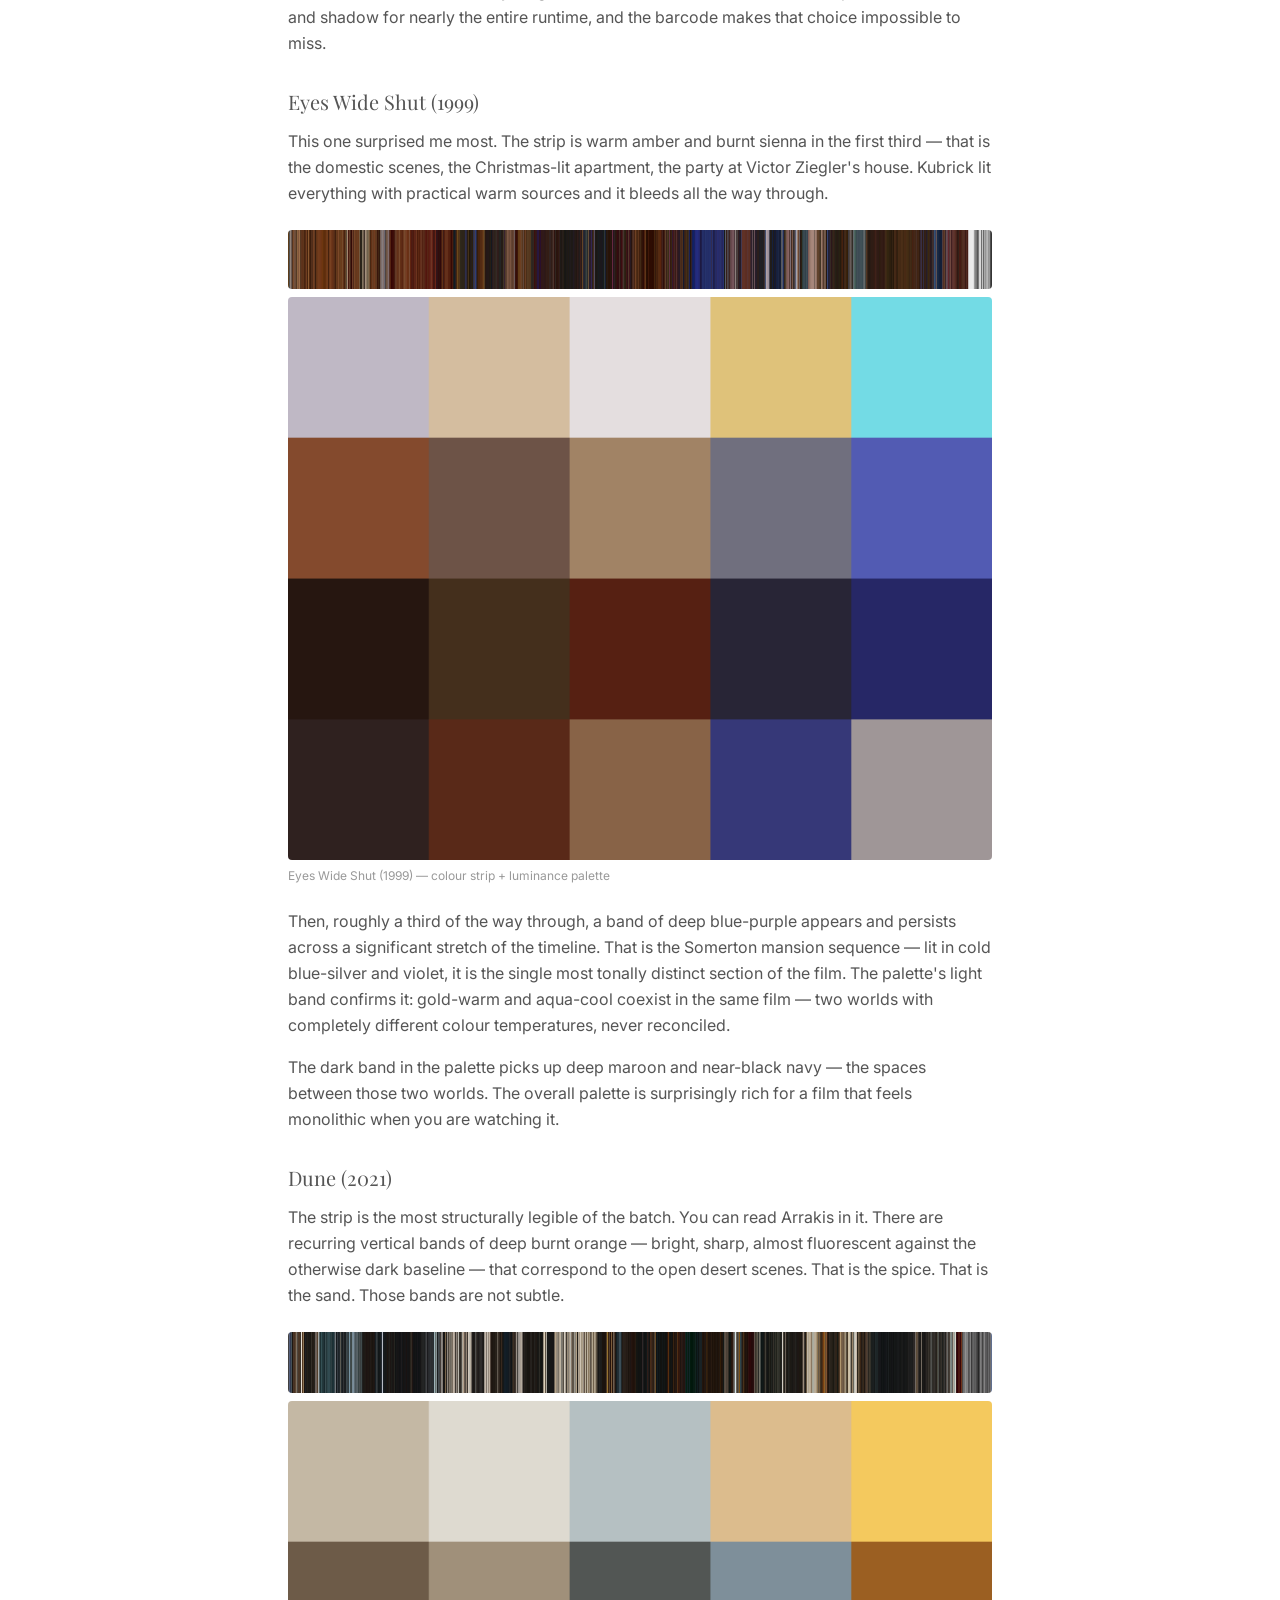
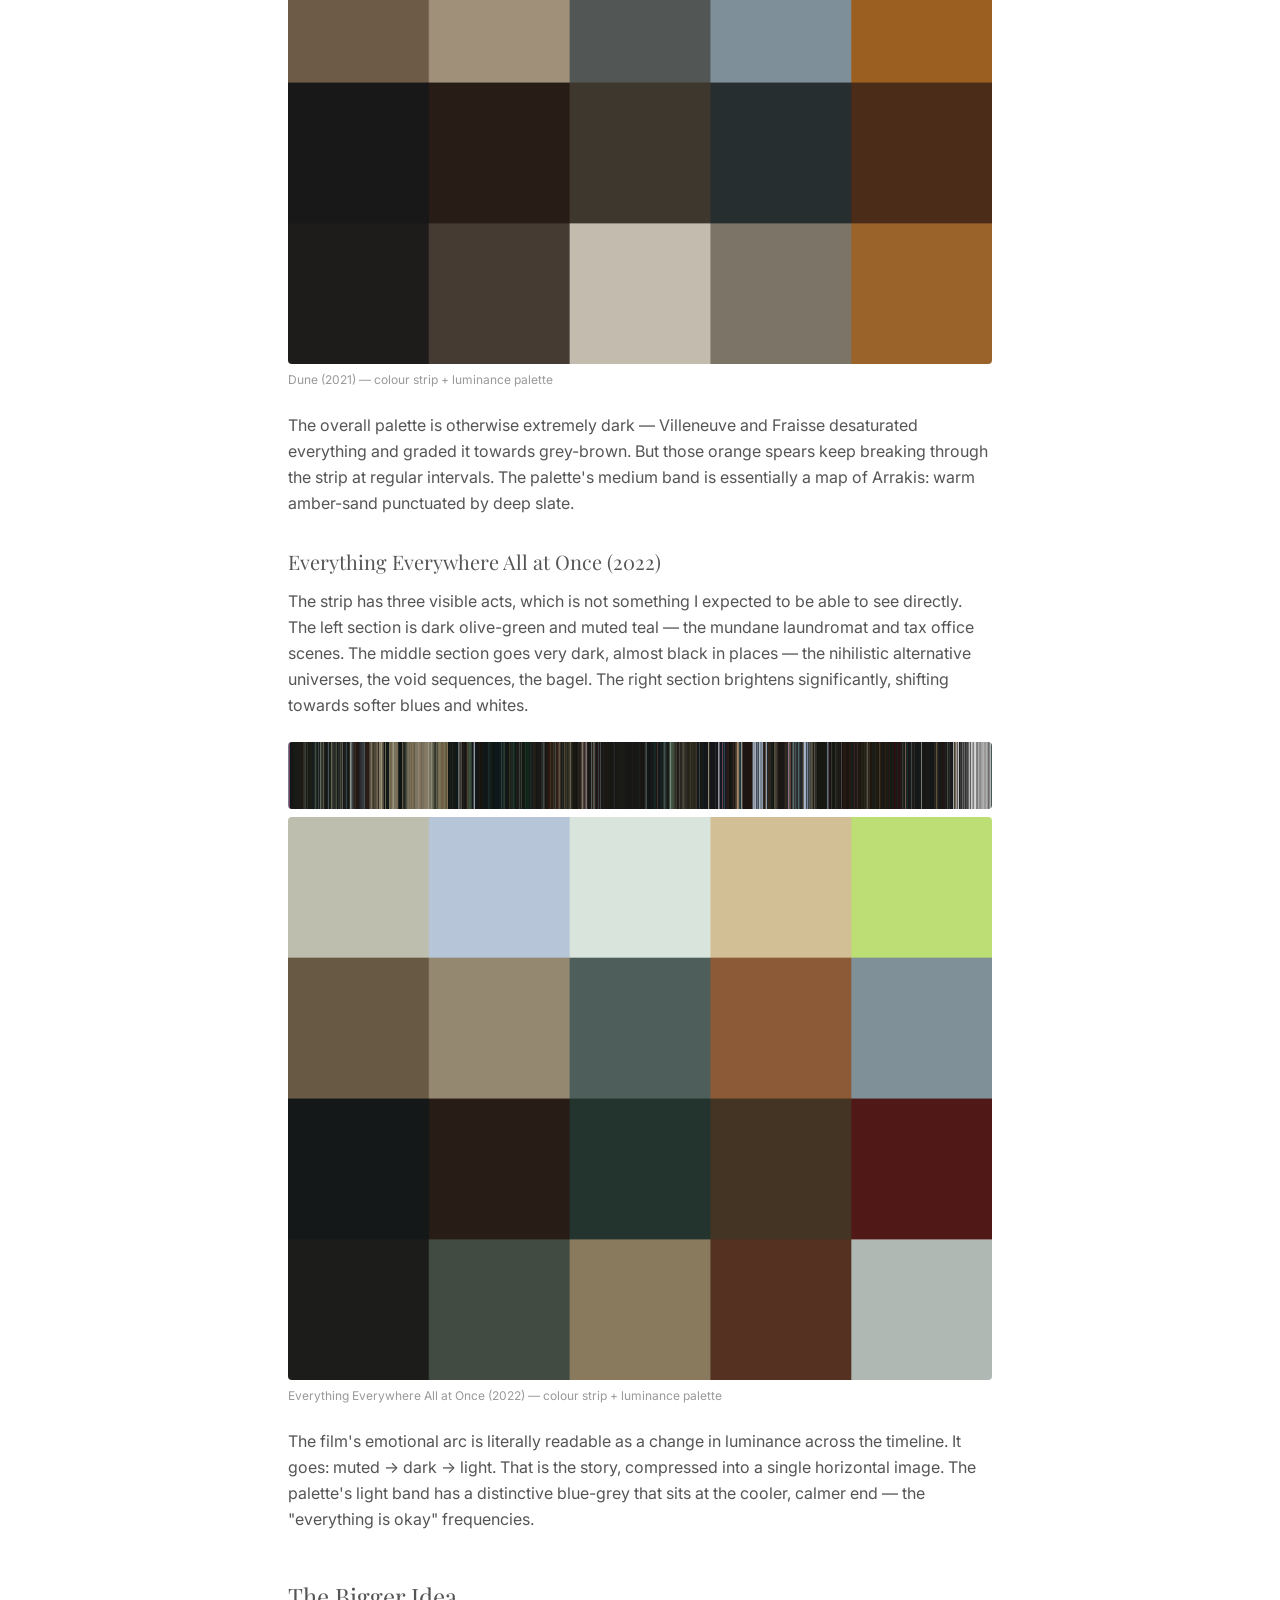
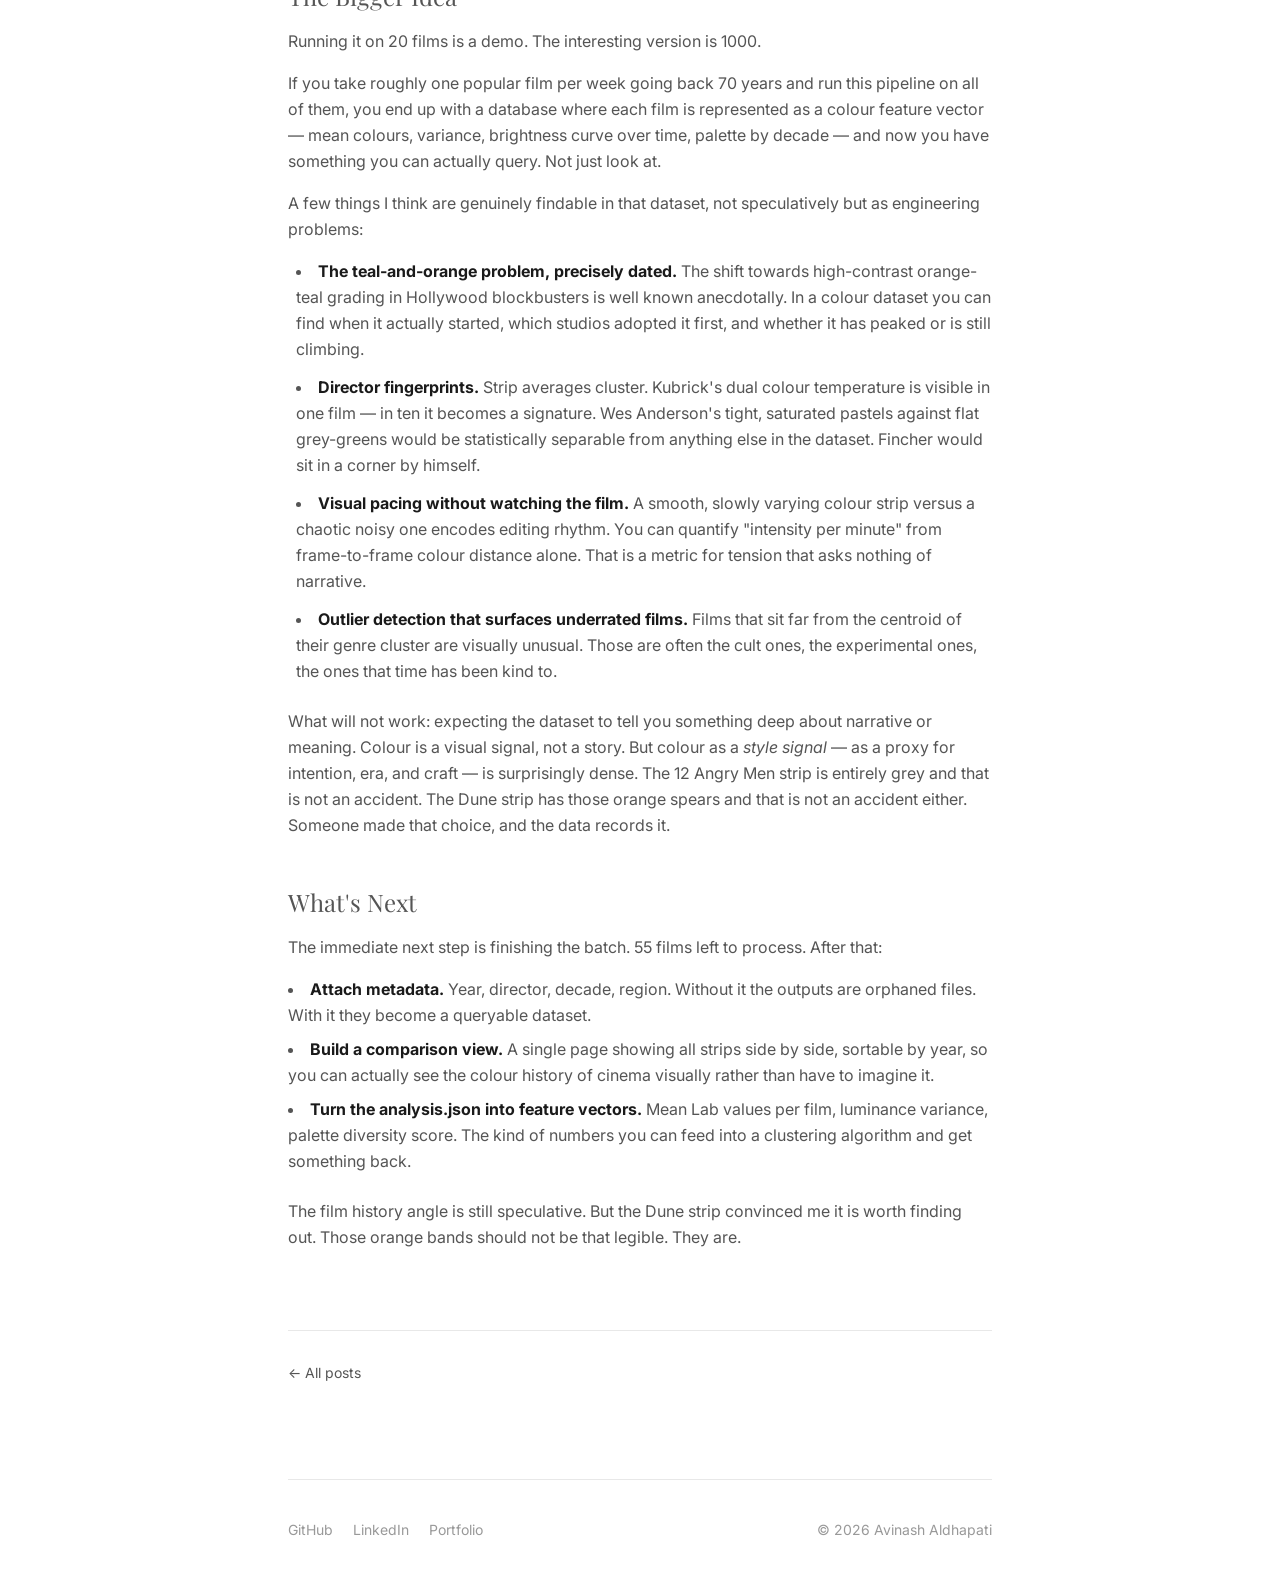
<file: cinechroma_devlog_02/index.html>
<!DOCTYPE html><html lang="en" class="scroll-smooth"> <head><meta charset="utf-8"><meta name="viewport" content="width=device-width, initial-scale=1"><link rel="icon" type="image/svg+xml" href="/favicon.svg"><!-- Fonts — Inter (body) + Playfair Display (headings) --><link rel="preconnect" href="https://fonts.googleapis.com"><link rel="preconnect" href="https://fonts.gstatic.com" crossorigin><link href="https://fonts.googleapis.com/css2?family=Inter:wght@300;400;500;600&family=Playfair+Display:ital,wght@0,400;0,500;0,600;0,700;1,400&display=swap" rel="stylesheet"><!-- Dark mode: apply .dark before first paint to prevent flash --><script>
      const theme = localStorage.getItem('theme');
      if (theme === 'dark' || (!theme && window.matchMedia('(prefers-color-scheme: dark)').matches)) {
        document.documentElement.classList.add('dark');
      }
    </script><title>CineChroma Devlog 02 — Avinash Aldhapati</title><meta name="description" content="Running CineChroma across 75 films overnight, what the first palettes actually look like, and why a large film-color dataset could be genuinely interesting."><meta name="author" content="Avinash Aldhapati"><!-- Open Graph --><meta property="og:title" content="CineChroma Devlog 02 — Avinash Aldhapati"><meta property="og:description" content="Running CineChroma across 75 films overnight, what the first palettes actually look like, and why a large film-color dataset could be genuinely interesting."><meta property="og:type" content="website"><meta property="og:url" content="https://blog.avinashaldhapati.com/cinechroma_devlog_02"><!-- Google Analytics --><script async src="https://www.googletagmanager.com/gtag/js?id=G-MCC0FWPRBG"></script><script>
      window.dataLayer = window.dataLayer || [];
      function gtag(){dataLayer.push(arguments);}
      gtag('js', new Date());
      gtag('config', 'G-MCC0FWPRBG');
    </script><link rel="stylesheet" href="/_astro/birding_and_pokemon.DxMHhzR1.css"></head> <body class="min-h-screen flex flex-col"> <!--
      Centered column keeps line lengths readable (max ~768px).
      Perfect for long-form blog content.
    --> <div class="mx-auto w-full max-w-3xl px-6 md:px-8 flex flex-col min-h-screen"> <header class="pt-10 pb-8 md:pt-14 md:pb-10"> <nav class="flex flex-col sm:flex-row justify-between items-start sm:items-baseline gap-4"> <!-- Blog name — links to blog home --> <a href="/" class="font-serif text-2xl md:text-3xl tracking-tight text-text hover:opacity-70 transition-opacity">
Avinash's Blog
</a> <!-- Right side: nav links + separated toggle --> <div class="flex items-baseline gap-5"> <ul class="flex items-baseline gap-6 text-sm text-text-secondary"> <li> <a href="/" class="link-underline transition-colors hover:text-text">
all posts
</a> </li> <li> <a href="https://avinashaldhapati.com" class="link-underline transition-colors hover:text-text">
portfolio &nearr;
</a> </li> </ul> <!-- Vertical separator + dark mode toggle --> <span class="hidden sm:block w-px h-4 bg-border"></span> <button id="theme-toggle" class="text-text-tertiary hover:text-text transition-colors cursor-pointer leading-none" aria-label="Toggle dark mode"> <!-- Sun icon (visible in dark mode — click to switch to light) --> <svg id="theme-icon-sun" class="hidden w-4 h-4" viewBox="0 0 24 24" fill="none" stroke="currentColor" stroke-width="1.5" stroke-linecap="round" stroke-linejoin="round"> <circle cx="12" cy="12" r="5"></circle> <line x1="12" y1="1" x2="12" y2="3"></line> <line x1="12" y1="21" x2="12" y2="23"></line> <line x1="4.22" y1="4.22" x2="5.64" y2="5.64"></line> <line x1="18.36" y1="18.36" x2="19.78" y2="19.78"></line> <line x1="1" y1="12" x2="3" y2="12"></line> <line x1="21" y1="12" x2="23" y2="12"></line> <line x1="4.22" y1="19.78" x2="5.64" y2="18.36"></line> <line x1="18.36" y1="5.64" x2="19.78" y2="4.22"></line> </svg> <!-- Moon icon (visible in light mode — click to switch to dark) --> <svg id="theme-icon-moon" class="hidden w-4 h-4" viewBox="0 0 24 24" fill="none" stroke="currentColor" stroke-width="1.5" stroke-linecap="round" stroke-linejoin="round"> <path d="M21 12.79A9 9 0 1 1 11.21 3 7 7 0 0 0 21 12.79z"></path> </svg> </button> </div> </nav> </header> <!-- Dark mode toggle script --> <script type="module">function o(){const e=document.documentElement.classList.contains("dark"),t=document.getElementById("theme-icon-sun"),n=document.getElementById("theme-icon-moon");t&&n&&(t.classList.toggle("hidden",!e),n.classList.toggle("hidden",e))}o();document.getElementById("theme-toggle")?.addEventListener("click",()=>{const e=document.documentElement.classList.toggle("dark");localStorage.setItem("theme",e?"dark":"light"),o()});</script> <main class="flex-grow py-16 md:py-24">  <article> <!-- Breadcrumb --> <nav class="text-sm text-text-tertiary mb-12" aria-label="Breadcrumb"> <a href="/" class="hover:text-text transition-colors">Home</a> <span class="mx-2">/</span> <span class="text-text-secondary">CineChroma Devlog 02</span> </nav> <!-- Title --> <header class="mb-12"> <h1 class="font-serif text-4xl md:text-5xl lg:text-6xl leading-tight tracking-tight mb-4"> CineChroma Devlog 02<span class="text-text-tertiary"> — Running It on Everything</span> </h1> <!-- Meta row --> <div class="flex flex-wrap gap-x-6 gap-y-2 text-sm text-text-tertiary"> <span>April 10, 2026</span> <span>Avinash Aldhapati</span> <div class="flex gap-2"> <span class="text-xs border border-border px-2 py-0.5 rounded-full">Technical</span><span class="text-xs border border-border px-2 py-0.5 rounded-full">Python</span><span class="text-xs border border-border px-2 py-0.5 rounded-full">Film</span> </div> </div> </header> <!-- Abstract --> <div class="border-l-2 border-text pl-6 mb-16 text-text-secondary leading-relaxed max-w-2xl"> I pointed CineChroma at a hard drive full of films and let it run overnight. Twenty completed before I stopped it. Here is what the first palettes actually look like, and why I think a large enough version of this dataset could be genuinely interesting. </div> <!-- Content — the <slot /> receives the page-specific markup --> <div class="prose max-w-none mb-20 text-text-secondary leading-relaxed space-y-6">  <section class="mb-12"> <h2 class="font-serif text-2xl mb-4">The Batch</h2> <p class="mb-4">
The tool works. That was devlog 01. The obvious next question is: what happens when
        you run it not on one film but on everything? I have a hard drive of films — about
        75 titles spanning 1952 to 2026 — and I wanted a pipeline that would chew through all
        of them without me babysitting each one.
</p> <p class="mb-4">
I wrote a small throwaway batch runner — not part of the CineChroma repo, just a script
        that discovers every video in the directory (handling mixed flat and nested folder structures,
        because real film libraries are never clean) and calls the four existing CLI commands in
        sequence: <code class="text-text font-mono text-sm">extract</code> →  <code class="text-text font-mono text-sm">analyze</code> →  <code class="text-text font-mono text-sm">render strip</code> →  <code class="text-text font-mono text-sm">render palette</code>. Skip any film that already
        has an <code class="text-text font-mono text-sm">analysis.json</code>. Log everything to a
        file. Continue on failure.
</p> <p>
It discovered 75 films and started running alphabetically. I stopped it midway — 20 films
        completed, one failed (a codec issue), and the rest are queued for the next run. Each film
        takes roughly 5–8 minutes at 1-frame-per-2-seconds sampling on a 2-hour runtime. That is not fast,
        but it is unattended, which is the only thing that matters.
</p> </section> <section class="mb-12"> <h2 class="font-serif text-2xl mb-4">What the Outputs Actually Look Like</h2> <p class="mb-4">
Each film produces two files: a <strong class="text-text">color strip</strong> — a horizontal
        timeline where each vertical line is the dominant color of one frame — and a  <strong class="text-text">palette grid</strong> split into four luminance bands: light
        (L &gt; 70), medium, dark (L ≤ 30), and overall. The strip is the interesting one. It
        compresses an entire film into a single image. You can read it like a waveform.
</p> <h3 class="font-serif text-xl mb-3 mt-8">12 Angry Men (1957)</h3> <p class="mb-4">
The strip is almost entirely a flat grey. Near-monochrome, wall to wall. It is a 1957 film
        shot in black and white, and the tool confirms it — the entire runtime lives between deep
        charcoal and light ash. There is one tiny amber flicker in the first few frames, probably
        the brief exterior courthouse shot before the men enter the jury room. After that: grey.
</p> <div class="my-6 space-y-2"> <img src="/cinechroma_devlog_02/12_angry_men_strip.png" alt="12 Angry Men colour strip — near-monochrome greyscale across the entire runtime" class="w-full rounded"> <img src="/cinechroma_devlog_02/12_angry_men_palette.png" alt="12 Angry Men palette grid" class="w-full rounded"> <p class="text-xs text-text-tertiary">12 Angry Men (1957) — colour strip + luminance palette</p> </div> <p>
This was actually a useful calibration check. The pipeline handles B&amp;W films correctly.
        It does not hallucinate colour. It reports what is there.
</p> <h3 class="font-serif text-xl mb-3 mt-8">Chinatown (1974)</h3> <p class="mb-4">
The palette is a remarkable example of restraint. The light band is all muted sage and
        silver-green. The medium band is warm earth — tans, dusty khakis, dark olive. The dark band
        drops into slate blue and nearly-black brown. There is almost no saturated colour anywhere.
</p> <div class="my-6 space-y-2"> <img src="/cinechroma_devlog_02/chinatown_strip.png" alt="Chinatown colour strip — long field of dark brown with cold blue-grey intrusions" class="w-full rounded"> <img src="/cinechroma_devlog_02/chinatown_palette.png" alt="Chinatown palette grid" class="w-full rounded"> <p class="text-xs text-text-tertiary">Chinatown (1974) — colour strip + luminance palette</p> </div> <p>
The strip bears this out. It is a long, unbroken field of dark brown and near-black, with
        occasional cold blue-grey intrusions. Those blue flashes are likely the few outdoor
        daytime scenes or the final shot. Everything else is shadow. Polanski and Alonzo kept the
        film in dirt and shadow for nearly the entire runtime, and the barcode makes that choice
        impossible to miss.
</p> <h3 class="font-serif text-xl mb-3 mt-8">Eyes Wide Shut (1999)</h3> <p class="mb-4">
This one surprised me most. The strip is warm amber and burnt sienna in the first third —
        that is the domestic scenes, the Christmas-lit apartment, the party at Victor Ziegler's house.
        Kubrick lit everything with practical warm sources and it bleeds all the way through.
</p> <div class="my-6 space-y-2"> <img src="/cinechroma_devlog_02/eyes_wide_shut_strip.png" alt="Eyes Wide Shut colour strip — warm amber first third, blue-violet middle band, warm amber again" class="w-full rounded"> <img src="/cinechroma_devlog_02/eyes_wide_shut_palette.png" alt="Eyes Wide Shut palette grid" class="w-full rounded"> <p class="text-xs text-text-tertiary">Eyes Wide Shut (1999) — colour strip + luminance palette</p> </div> <p class="mb-4">
Then, roughly a third of the way through, a band of deep blue-purple appears and persists
        across a significant stretch of the timeline. That is the Somerton mansion sequence — lit in
        cold blue-silver and violet, it is the single most tonally distinct section of
        the film. The palette's light band confirms it: gold-warm and aqua-cool coexist in the same
        film — two worlds with completely different colour temperatures, never reconciled.
</p> <p>
The dark band in the palette picks up deep maroon and near-black navy — the spaces between
        those two worlds. The overall palette is surprisingly rich for a film that feels monolithic
        when you are watching it.
</p> <h3 class="font-serif text-xl mb-3 mt-8">Dune (2021)</h3> <p class="mb-4">
The strip is the most structurally legible of the batch. You can read Arrakis in it. There
        are recurring vertical bands of deep burnt orange — bright, sharp, almost fluorescent against
        the otherwise dark baseline — that correspond to the open desert scenes. That is the spice.
        That is the sand. Those bands are not subtle.
</p> <div class="my-6 space-y-2"> <img src="/cinechroma_devlog_02/dune_strip.png" alt="Dune colour strip — orange spears against near-black baseline" class="w-full rounded"> <img src="/cinechroma_devlog_02/dune_palette.png" alt="Dune palette grid" class="w-full rounded"> <p class="text-xs text-text-tertiary">Dune (2021) — colour strip + luminance palette</p> </div> <p>
The overall palette is otherwise extremely dark — Villeneuve and Fraisse desaturated
        everything and graded it towards grey-brown. But those orange spears keep breaking through
        the strip at regular intervals. The palette's medium band is essentially a map of Arrakis:
        warm amber-sand punctuated by deep slate.
</p> <h3 class="font-serif text-xl mb-3 mt-8">Everything Everywhere All at Once (2022)</h3> <p class="mb-4">
The strip has three visible acts, which is not something I expected to be able to see
        directly. The left section is dark olive-green and muted teal — the mundane laundromat and
        tax office scenes. The middle section goes very dark, almost black in places — the nihilistic
        alternative universes, the void sequences, the bagel. The right section brightens
        significantly, shifting towards softer blues and whites.
</p> <div class="my-6 space-y-2"> <img src="/cinechroma_devlog_02/eeaao_strip.png" alt="Everything Everywhere All at Once colour strip — three distinct luminance phases matching the film's emotional arc" class="w-full rounded"> <img src="/cinechroma_devlog_02/eeaao_palette.png" alt="Everything Everywhere All at Once palette grid" class="w-full rounded"> <p class="text-xs text-text-tertiary">Everything Everywhere All at Once (2022) — colour strip + luminance palette</p> </div> <p>
The film's emotional arc is literally readable as a change in luminance across the timeline.
        It goes: muted → dark → light. That is the story, compressed into a single horizontal image.
        The palette's light band has a distinctive blue-grey that sits at the cooler, calmer end —
        the "everything is okay" frequencies.
</p> </section> <section class="mb-12"> <h2 class="font-serif text-2xl mb-4">The Bigger Idea</h2> <p class="mb-4">
Running it on 20 films is a demo. The interesting version is 1000.
</p> <p class="mb-4">
If you take roughly one popular film per week going back 70 years and run this pipeline on all
        of them, you end up with a database where each film is represented as a colour feature vector
        — mean colours, variance, brightness curve over time, palette by decade — and now you have
        something you can actually query. Not just look at.
</p> <p class="mb-4">
A few things I think are genuinely findable in that dataset, not speculatively but as
        engineering problems:
</p> <ul class="list-disc list-inside space-y-3 text-text-secondary pl-2"> <li> <strong class="text-text">The teal-and-orange problem, precisely dated.</strong> The shift
          towards high-contrast orange-teal grading in Hollywood blockbusters is well known anecdotally.
          In a colour dataset you can find when it actually started, which studios adopted it first, and
          whether it has peaked or is still climbing.
</li> <li> <strong class="text-text">Director fingerprints.</strong> Strip averages cluster. Kubrick's
          dual colour temperature is visible in one film — in ten it becomes a signature. Wes Anderson's
          tight, saturated pastels against flat grey-greens would be statistically separable from
          anything else in the dataset. Fincher would sit in a corner by himself.
</li> <li> <strong class="text-text">Visual pacing without watching the film.</strong> A smooth, slowly
          varying colour strip versus a chaotic noisy one encodes editing rhythm. You can quantify
          "intensity per minute" from frame-to-frame colour distance alone. That is a metric for
          tension that asks nothing of narrative.
</li> <li> <strong class="text-text">Outlier detection that surfaces underrated films.</strong> Films
          that sit far from the centroid of their genre cluster are visually unusual. Those are often
          the cult ones, the experimental ones, the ones that time has been kind to.
</li> </ul> <p class="mt-6 mb-4">
What will not work: expecting the dataset to tell you something deep about narrative or meaning.
        Colour is a visual signal, not a story. But colour as a <em>style signal</em> — as a proxy for
        intention, era, and craft — is surprisingly dense. The 12 Angry Men strip is entirely grey and
        that is not an accident. The Dune strip has those orange spears and that is not an accident either.
        Someone made that choice, and the data records it.
</p> </section> <section> <h2 class="font-serif text-2xl mb-4">What's Next</h2> <p class="mb-4">
The immediate next step is finishing the batch. 55 films left to process. After that:
</p> <ul class="list-disc list-inside space-y-2 text-text-secondary"> <li> <strong class="text-text">Attach metadata.</strong> Year, director, decade, region. Without
          it the outputs are orphaned files. With it they become a queryable dataset.
</li> <li> <strong class="text-text">Build a comparison view.</strong> A single page showing all strips
          side by side, sortable by year, so you can actually see the colour history of cinema visually
          rather than have to imagine it.
</li> <li> <strong class="text-text">Turn the analysis.json into feature vectors.</strong> Mean Lab
          values per film, luminance variance, palette diversity score. The kind of numbers you can
          feed into a clustering algorithm and get something back.
</li> </ul> <p class="mt-6">
The film history angle is still speculative. But the Dune strip convinced me it is worth
        finding out. Those orange bands should not be that legible. They are.
</p> </section>  </div> <!-- Bottom navigation --> <div class="pt-8 border-t border-border flex items-center justify-between text-sm"> <a href="/" class="link-underline text-text-secondary hover:text-text transition-colors">
&larr; All posts
</a> </div> </article>  </main> <footer class="py-10 border-t border-border"> <div class="flex flex-col sm:flex-row justify-between items-start sm:items-center gap-4 text-sm text-text-tertiary"> <!-- Links --> <div class="flex gap-5"> <a href="https://github.com/deep0ctave" target="_blank" rel="noopener noreferrer" class="hover:text-text transition-colors">
GitHub
</a> <a href="https://www.linkedin.com/in/avinash-aldhapati/" target="_blank" rel="noopener noreferrer" class="hover:text-text transition-colors">
LinkedIn
</a> <a href="https://avinashaldhapati.com" class="hover:text-text transition-colors">
Portfolio
</a> </div> <!-- Copyright --> <p>&copy; 2026 Avinash Aldhapati</p> </div> </footer> </div> </body></html>
</file>
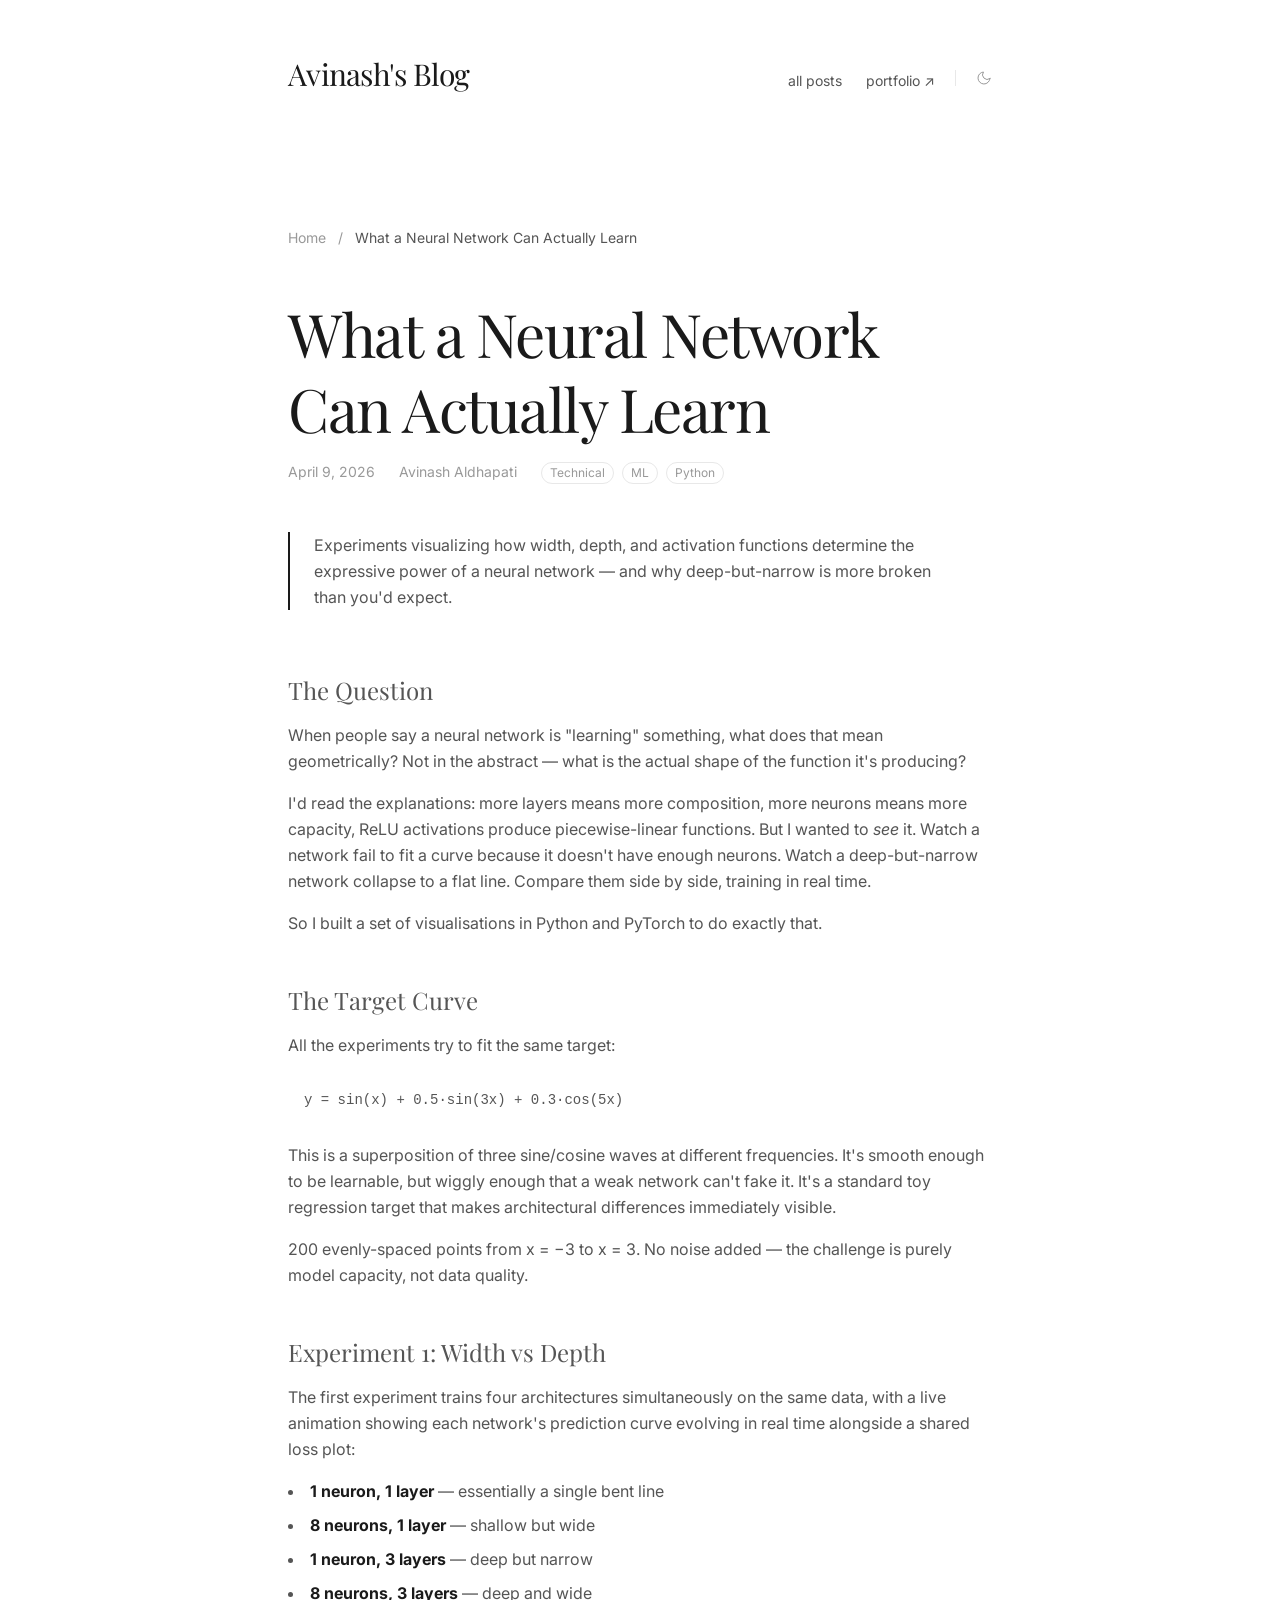
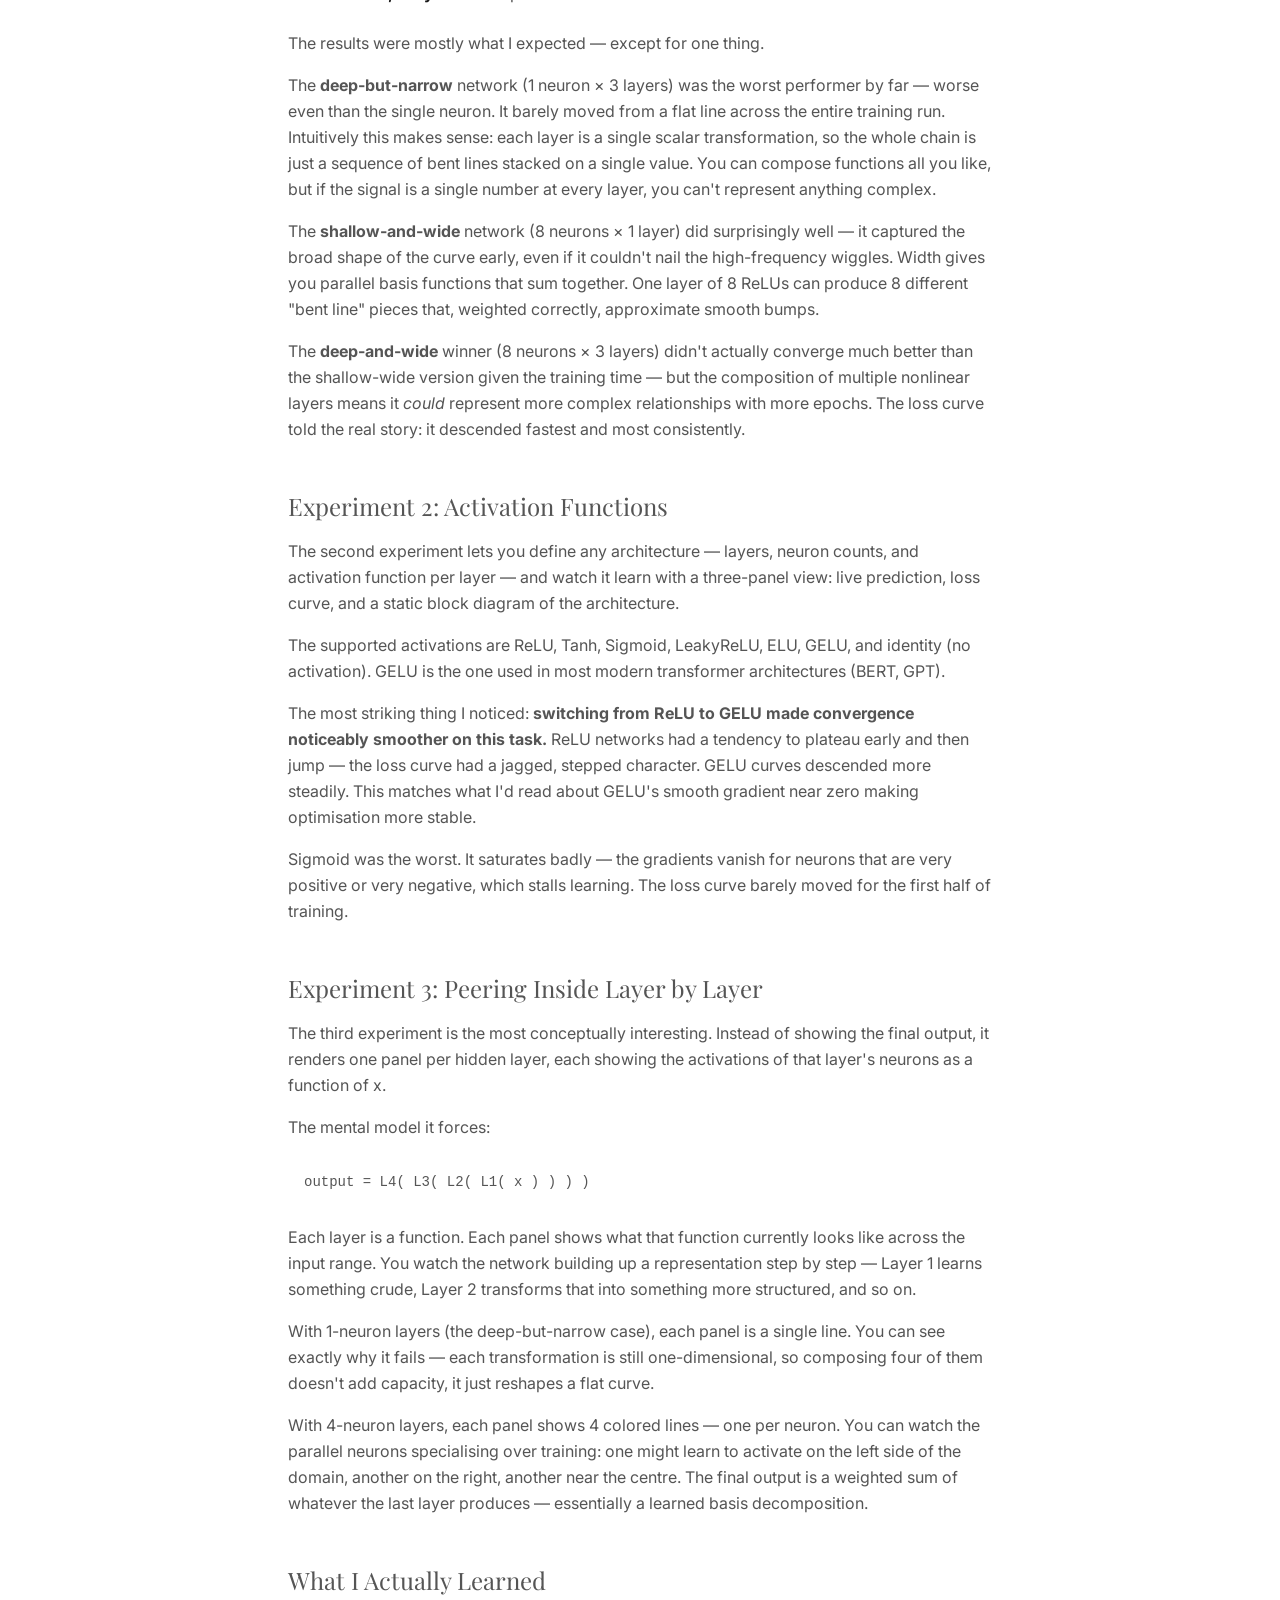
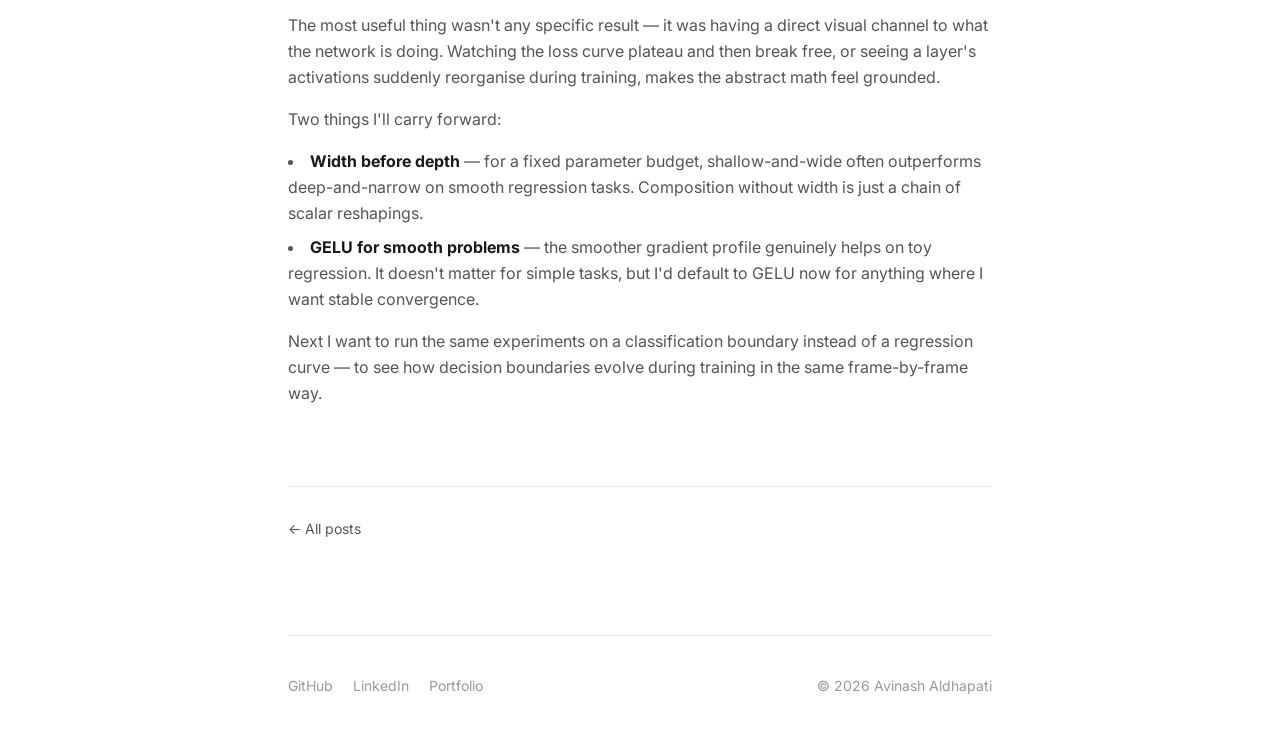
<file: nn_expressiveness/index.html>
<!DOCTYPE html><html lang="en" class="scroll-smooth"> <head><meta charset="utf-8"><meta name="viewport" content="width=device-width, initial-scale=1"><link rel="icon" type="image/svg+xml" href="/favicon.svg"><!-- Fonts — Inter (body) + Playfair Display (headings) --><link rel="preconnect" href="https://fonts.googleapis.com"><link rel="preconnect" href="https://fonts.gstatic.com" crossorigin><link href="https://fonts.googleapis.com/css2?family=Inter:wght@300;400;500;600&family=Playfair+Display:ital,wght@0,400;0,500;0,600;0,700;1,400&display=swap" rel="stylesheet"><!-- Dark mode: apply .dark before first paint to prevent flash --><script>
      const theme = localStorage.getItem('theme');
      if (theme === 'dark' || (!theme && window.matchMedia('(prefers-color-scheme: dark)').matches)) {
        document.documentElement.classList.add('dark');
      }
    </script><title>What a Neural Network Can Actually Learn — Avinash Aldhapati</title><meta name="description" content="Experiments visualizing how width, depth, and activation functions determine the expressive power of a neural network."><meta name="author" content="Avinash Aldhapati"><!-- Open Graph --><meta property="og:title" content="What a Neural Network Can Actually Learn — Avinash Aldhapati"><meta property="og:description" content="Experiments visualizing how width, depth, and activation functions determine the expressive power of a neural network."><meta property="og:type" content="website"><meta property="og:url" content="https://blog.avinashaldhapati.com/nn_expressiveness"><!-- Google Analytics --><script async src="https://www.googletagmanager.com/gtag/js?id=G-MCC0FWPRBG"></script><script>
      window.dataLayer = window.dataLayer || [];
      function gtag(){dataLayer.push(arguments);}
      gtag('js', new Date());
      gtag('config', 'G-MCC0FWPRBG');
    </script><link rel="stylesheet" href="/_astro/birding_and_pokemon.DxMHhzR1.css"></head> <body class="min-h-screen flex flex-col"> <!--
      Centered column keeps line lengths readable (max ~768px).
      Perfect for long-form blog content.
    --> <div class="mx-auto w-full max-w-3xl px-6 md:px-8 flex flex-col min-h-screen"> <header class="pt-10 pb-8 md:pt-14 md:pb-10"> <nav class="flex flex-col sm:flex-row justify-between items-start sm:items-baseline gap-4"> <!-- Blog name — links to blog home --> <a href="/" class="font-serif text-2xl md:text-3xl tracking-tight text-text hover:opacity-70 transition-opacity">
Avinash's Blog
</a> <!-- Right side: nav links + separated toggle --> <div class="flex items-baseline gap-5"> <ul class="flex items-baseline gap-6 text-sm text-text-secondary"> <li> <a href="/" class="link-underline transition-colors hover:text-text">
all posts
</a> </li> <li> <a href="https://avinashaldhapati.com" class="link-underline transition-colors hover:text-text">
portfolio &nearr;
</a> </li> </ul> <!-- Vertical separator + dark mode toggle --> <span class="hidden sm:block w-px h-4 bg-border"></span> <button id="theme-toggle" class="text-text-tertiary hover:text-text transition-colors cursor-pointer leading-none" aria-label="Toggle dark mode"> <!-- Sun icon (visible in dark mode — click to switch to light) --> <svg id="theme-icon-sun" class="hidden w-4 h-4" viewBox="0 0 24 24" fill="none" stroke="currentColor" stroke-width="1.5" stroke-linecap="round" stroke-linejoin="round"> <circle cx="12" cy="12" r="5"></circle> <line x1="12" y1="1" x2="12" y2="3"></line> <line x1="12" y1="21" x2="12" y2="23"></line> <line x1="4.22" y1="4.22" x2="5.64" y2="5.64"></line> <line x1="18.36" y1="18.36" x2="19.78" y2="19.78"></line> <line x1="1" y1="12" x2="3" y2="12"></line> <line x1="21" y1="12" x2="23" y2="12"></line> <line x1="4.22" y1="19.78" x2="5.64" y2="18.36"></line> <line x1="18.36" y1="5.64" x2="19.78" y2="4.22"></line> </svg> <!-- Moon icon (visible in light mode — click to switch to dark) --> <svg id="theme-icon-moon" class="hidden w-4 h-4" viewBox="0 0 24 24" fill="none" stroke="currentColor" stroke-width="1.5" stroke-linecap="round" stroke-linejoin="round"> <path d="M21 12.79A9 9 0 1 1 11.21 3 7 7 0 0 0 21 12.79z"></path> </svg> </button> </div> </nav> </header> <!-- Dark mode toggle script --> <script type="module">function o(){const e=document.documentElement.classList.contains("dark"),t=document.getElementById("theme-icon-sun"),n=document.getElementById("theme-icon-moon");t&&n&&(t.classList.toggle("hidden",!e),n.classList.toggle("hidden",e))}o();document.getElementById("theme-toggle")?.addEventListener("click",()=>{const e=document.documentElement.classList.toggle("dark");localStorage.setItem("theme",e?"dark":"light"),o()});</script> <main class="flex-grow py-16 md:py-24">  <article> <!-- Breadcrumb --> <nav class="text-sm text-text-tertiary mb-12" aria-label="Breadcrumb"> <a href="/" class="hover:text-text transition-colors">Home</a> <span class="mx-2">/</span> <span class="text-text-secondary">What a Neural Network Can Actually Learn</span> </nav> <!-- Title --> <header class="mb-12"> <h1 class="font-serif text-4xl md:text-5xl lg:text-6xl leading-tight tracking-tight mb-4"> What a Neural Network Can Actually Learn </h1> <!-- Meta row --> <div class="flex flex-wrap gap-x-6 gap-y-2 text-sm text-text-tertiary"> <span>April 9, 2026</span> <span>Avinash Aldhapati</span> <div class="flex gap-2"> <span class="text-xs border border-border px-2 py-0.5 rounded-full">Technical</span><span class="text-xs border border-border px-2 py-0.5 rounded-full">ML</span><span class="text-xs border border-border px-2 py-0.5 rounded-full">Python</span> </div> </div> </header> <!-- Abstract --> <div class="border-l-2 border-text pl-6 mb-16 text-text-secondary leading-relaxed max-w-2xl"> Experiments visualizing how width, depth, and activation functions determine the expressive power of a neural network — and why deep-but-narrow is more broken than you&#39;d expect. </div> <!-- Content — the <slot /> receives the page-specific markup --> <div class="prose max-w-none mb-20 text-text-secondary leading-relaxed space-y-6">  <section class="mb-12"> <h2 class="font-serif text-2xl mb-4">The Question</h2> <p class="mb-4">
When people say a neural network is "learning" something, what does that mean geometrically?
        Not in the abstract — what is the actual shape of the function it's producing?
</p> <p class="mb-4">
I'd read the explanations: more layers means more composition, more neurons means more
        capacity, ReLU activations produce piecewise-linear functions. But I wanted to <em>see</em> it.
        Watch a network fail to fit a curve because it doesn't have enough neurons. Watch a deep-but-narrow
        network collapse to a flat line. Compare them side by side, training in real time.
</p> <p>
So I built a set of visualisations in Python and PyTorch to do exactly that.
</p> </section> <section class="mb-12"> <h2 class="font-serif text-2xl mb-4">The Target Curve</h2> <p class="mb-4">
All the experiments try to fit the same target:
</p> <pre class="bg-surface-light dark:bg-surface-dark rounded p-4 font-mono text-sm mb-4 overflow-x-auto">y = sin(x) + 0.5·sin(3x) + 0.3·cos(5x)</pre> <p class="mb-4">
This is a superposition of three sine/cosine waves at different frequencies. It's smooth
        enough to be learnable, but wiggly enough that a weak network can't fake it. It's a standard
        toy regression target that makes architectural differences immediately visible.
</p> <p>
200 evenly-spaced points from x = −3 to x = 3. No noise added — the challenge is purely
        model capacity, not data quality.
</p> </section> <section class="mb-12"> <h2 class="font-serif text-2xl mb-4">Experiment 1: Width vs Depth</h2> <p class="mb-4">
The first experiment trains four architectures simultaneously on the same data, with a live
        animation showing each network's prediction curve evolving in real time alongside a shared
        loss plot:
</p> <ul class="list-disc list-inside space-y-2 text-text-secondary mb-6"> <li><strong class="text-text">1 neuron, 1 layer</strong> — essentially a single bent line</li> <li><strong class="text-text">8 neurons, 1 layer</strong> — shallow but wide</li> <li><strong class="text-text">1 neuron, 3 layers</strong> — deep but narrow</li> <li><strong class="text-text">8 neurons, 3 layers</strong> — deep and wide</li> </ul> <p class="mb-4">
The results were mostly what I expected — except for one thing.
</p> <p class="mb-4">
The <strong>deep-but-narrow</strong> network (1 neuron × 3 layers) was the worst performer by
        far — worse even than the single neuron. It barely moved from a flat line across the entire
        training run. Intuitively this makes sense: each layer is a single scalar transformation, so
        the whole chain is just a sequence of bent lines stacked on a single value. You can compose
        functions all you like, but if the signal is a single number at every layer, you can't
        represent anything complex.
</p> <p class="mb-4">
The <strong>shallow-and-wide</strong> network (8 neurons × 1 layer) did surprisingly well —
        it captured the broad shape of the curve early, even if it couldn't nail the high-frequency
        wiggles. Width gives you parallel basis functions that sum together. One layer of 8 ReLUs
        can produce 8 different "bent line" pieces that, weighted correctly, approximate smooth bumps.
</p> <p>
The <strong>deep-and-wide</strong> winner (8 neurons × 3 layers) didn't actually converge
        much better than the shallow-wide version given the training time — but the composition of
        multiple nonlinear layers means it <em>could</em> represent more complex relationships with
        more epochs. The loss curve told the real story: it descended fastest and most consistently.
</p> </section> <section class="mb-12"> <h2 class="font-serif text-2xl mb-4">Experiment 2: Activation Functions</h2> <p class="mb-4">
The second experiment lets you define any architecture — layers, neuron counts, and
        activation function per layer — and watch it learn with a three-panel view: live prediction,
        loss curve, and a static block diagram of the architecture.
</p> <p class="mb-4">
The supported activations are ReLU, Tanh, Sigmoid, LeakyReLU, ELU, GELU, and identity
        (no activation). GELU is the one used in most modern transformer architectures (BERT, GPT).
</p> <p class="mb-4">
The most striking thing I noticed: <strong>switching from ReLU to GELU made convergence
        noticeably smoother on this task.</strong> ReLU networks had a tendency to plateau early and
        then jump — the loss curve had a jagged, stepped character. GELU curves descended more
        steadily. This matches what I'd read about GELU's smooth gradient near zero making
        optimisation more stable.
</p> <p>
Sigmoid was the worst. It saturates badly — the gradients vanish for neurons that are very
        positive or very negative, which stalls learning. The loss curve barely moved for the first
        half of training.
</p> </section> <section class="mb-12"> <h2 class="font-serif text-2xl mb-4">Experiment 3: Peering Inside Layer by Layer</h2> <p class="mb-4">
The third experiment is the most conceptually interesting. Instead of showing the final
        output, it renders one panel per hidden layer, each showing the activations of that layer's
        neurons as a function of x.
</p> <p class="mb-4">
The mental model it forces:
</p> <pre class="bg-surface-light dark:bg-surface-dark rounded p-4 font-mono text-sm mb-4 overflow-x-auto">output = L4( L3( L2( L1( x ) ) ) )</pre> <p class="mb-4">
Each layer is a function. Each panel shows what that function currently looks like across
        the input range. You watch the network building up a representation step by step — Layer 1
        learns something crude, Layer 2 transforms that into something more structured, and so on.
</p> <p class="mb-4">
With 1-neuron layers (the deep-but-narrow case), each panel is a single line. You can see
        exactly why it fails — each transformation is still one-dimensional, so composing four of
        them doesn't add capacity, it just reshapes a flat curve.
</p> <p>
With 4-neuron layers, each panel shows 4 colored lines — one per neuron. You can watch the
        parallel neurons specialising over training: one might learn to activate on the left side of
        the domain, another on the right, another near the centre. The final output is a weighted
        sum of whatever the last layer produces — essentially a learned basis decomposition.
</p> </section> <section> <h2 class="font-serif text-2xl mb-4">What I Actually Learned</h2> <p class="mb-4">
The most useful thing wasn't any specific result — it was having a direct visual channel
        to what the network is doing. Watching the loss curve plateau and then break free, or seeing
        a layer's activations suddenly reorganise during training, makes the abstract math feel
        grounded.
</p> <p class="mb-4">
Two things I'll carry forward:
</p> <ul class="list-disc list-inside space-y-2 text-text-secondary mb-4"> <li> <strong class="text-text">Width before depth</strong> — for a fixed parameter budget, shallow-and-wide
          often outperforms deep-and-narrow on smooth regression tasks. Composition without width is
          just a chain of scalar reshapings.
</li> <li> <strong class="text-text">GELU for smooth problems</strong> — the smoother gradient profile genuinely
          helps on toy regression. It doesn't matter for simple tasks, but I'd default to GELU now
          for anything where I want stable convergence.
</li> </ul> <p>
Next I want to run the same experiments on a classification boundary instead of a regression
        curve — to see how decision boundaries evolve during training in the same frame-by-frame way.
</p> </section>  </div> <!-- Bottom navigation --> <div class="pt-8 border-t border-border flex items-center justify-between text-sm"> <a href="/" class="link-underline text-text-secondary hover:text-text transition-colors">
&larr; All posts
</a> </div> </article>  </main> <footer class="py-10 border-t border-border"> <div class="flex flex-col sm:flex-row justify-between items-start sm:items-center gap-4 text-sm text-text-tertiary"> <!-- Links --> <div class="flex gap-5"> <a href="https://github.com/deep0ctave" target="_blank" rel="noopener noreferrer" class="hover:text-text transition-colors">
GitHub
</a> <a href="https://www.linkedin.com/in/avinash-aldhapati/" target="_blank" rel="noopener noreferrer" class="hover:text-text transition-colors">
LinkedIn
</a> <a href="https://avinashaldhapati.com" class="hover:text-text transition-colors">
Portfolio
</a> </div> <!-- Copyright --> <p>&copy; 2026 Avinash Aldhapati</p> </div> </footer> </div> </body></html>
</file>
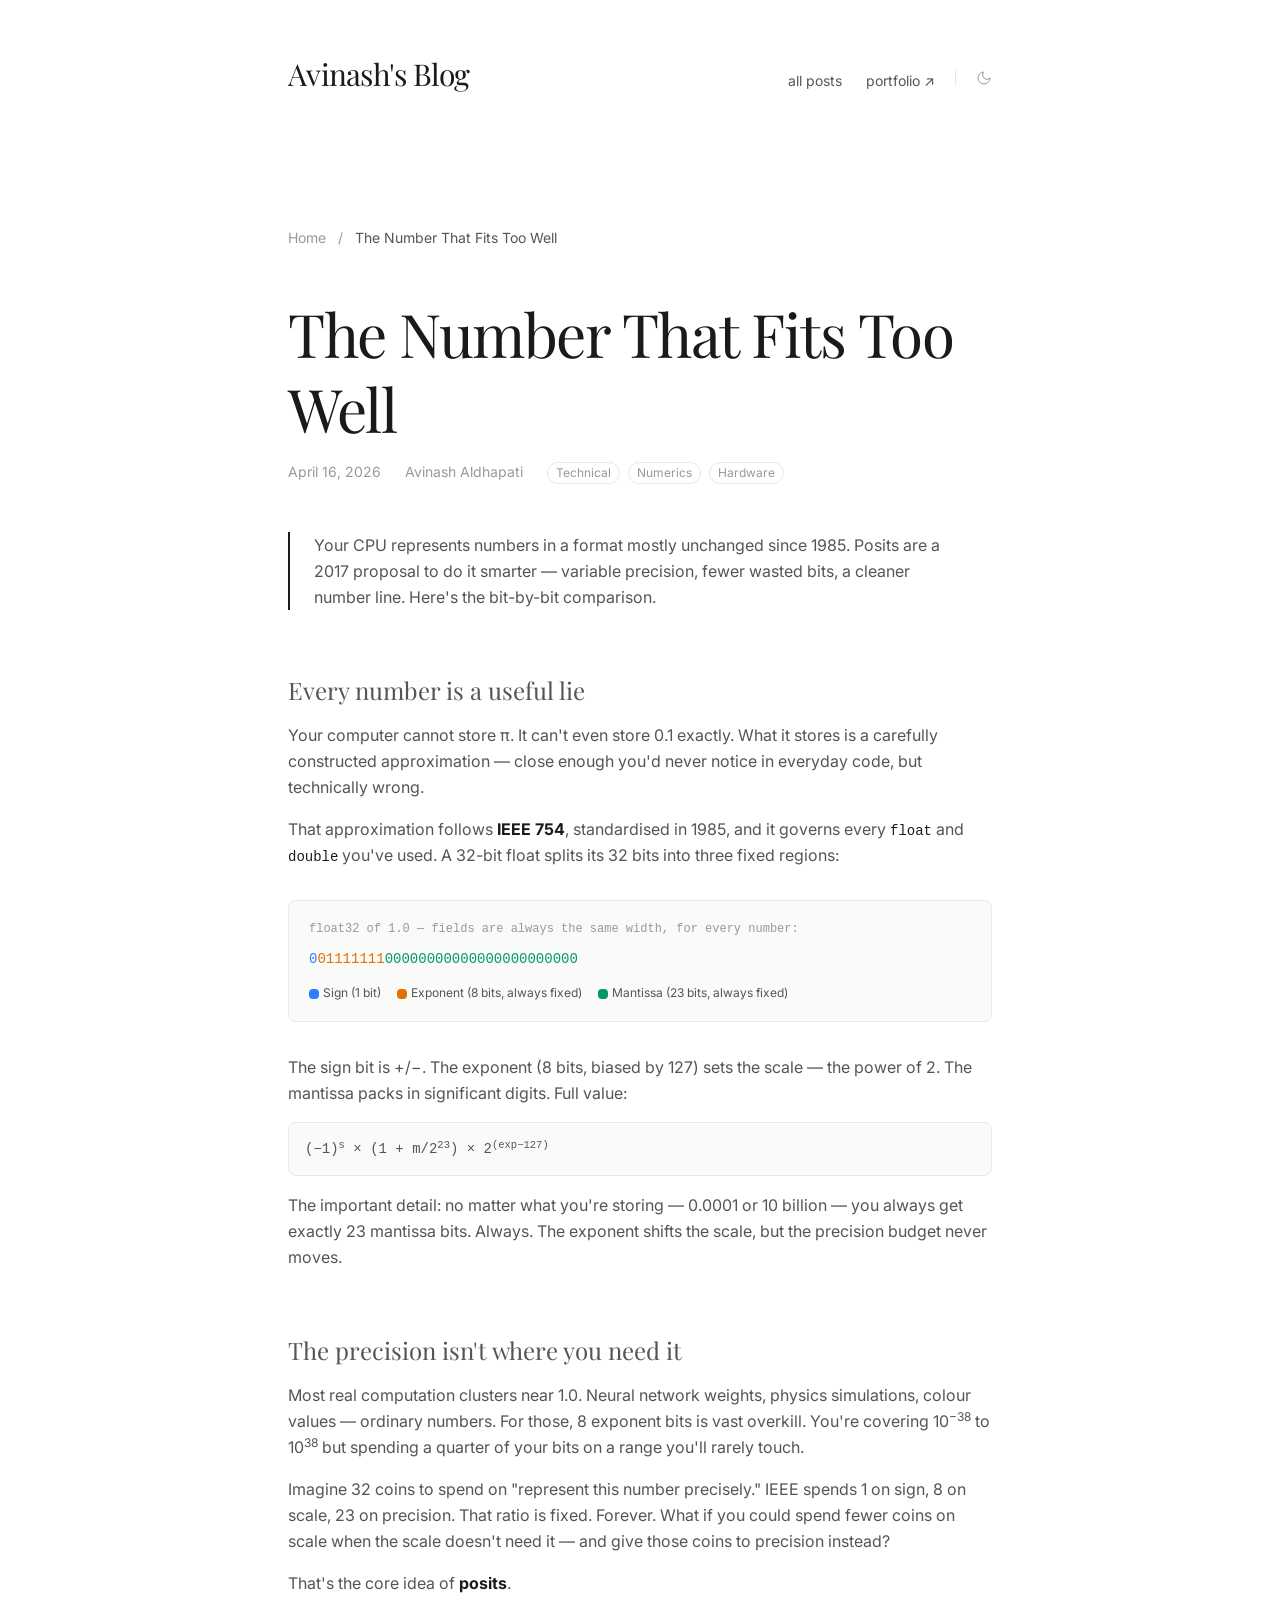
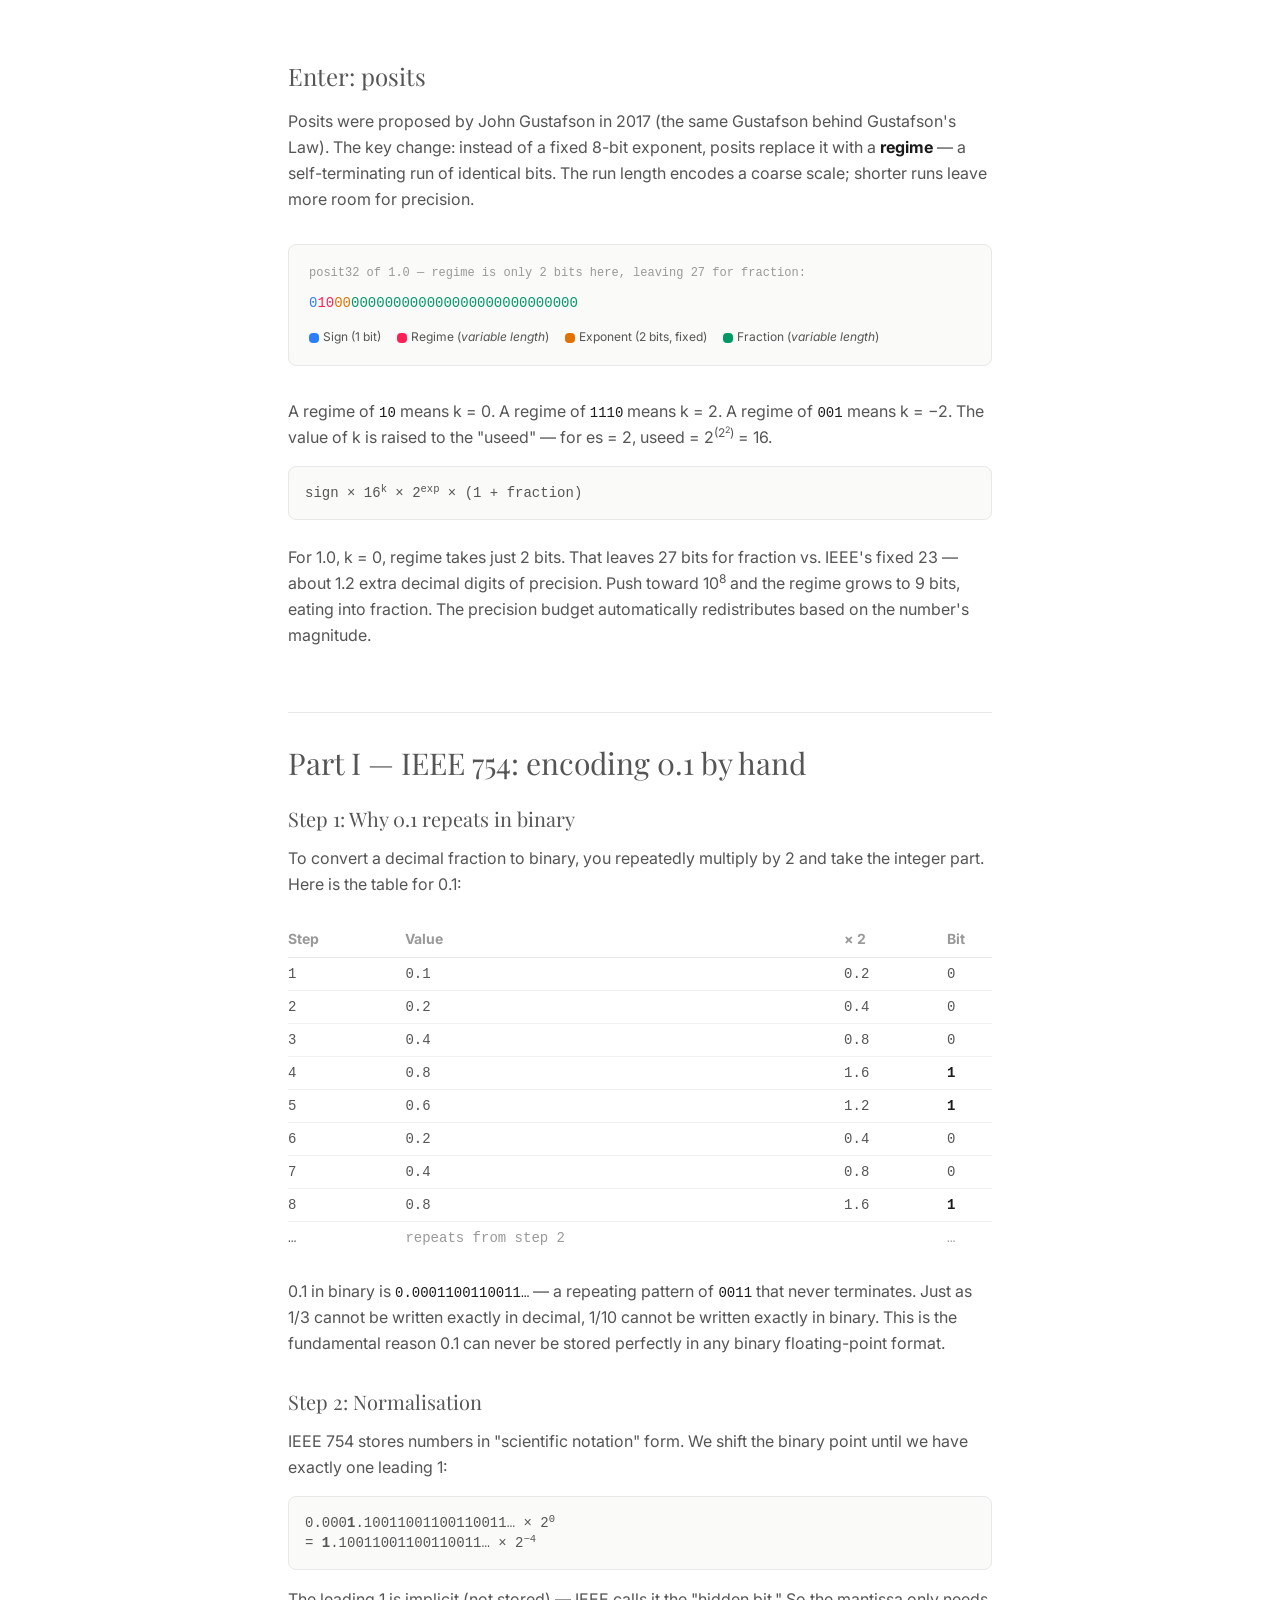
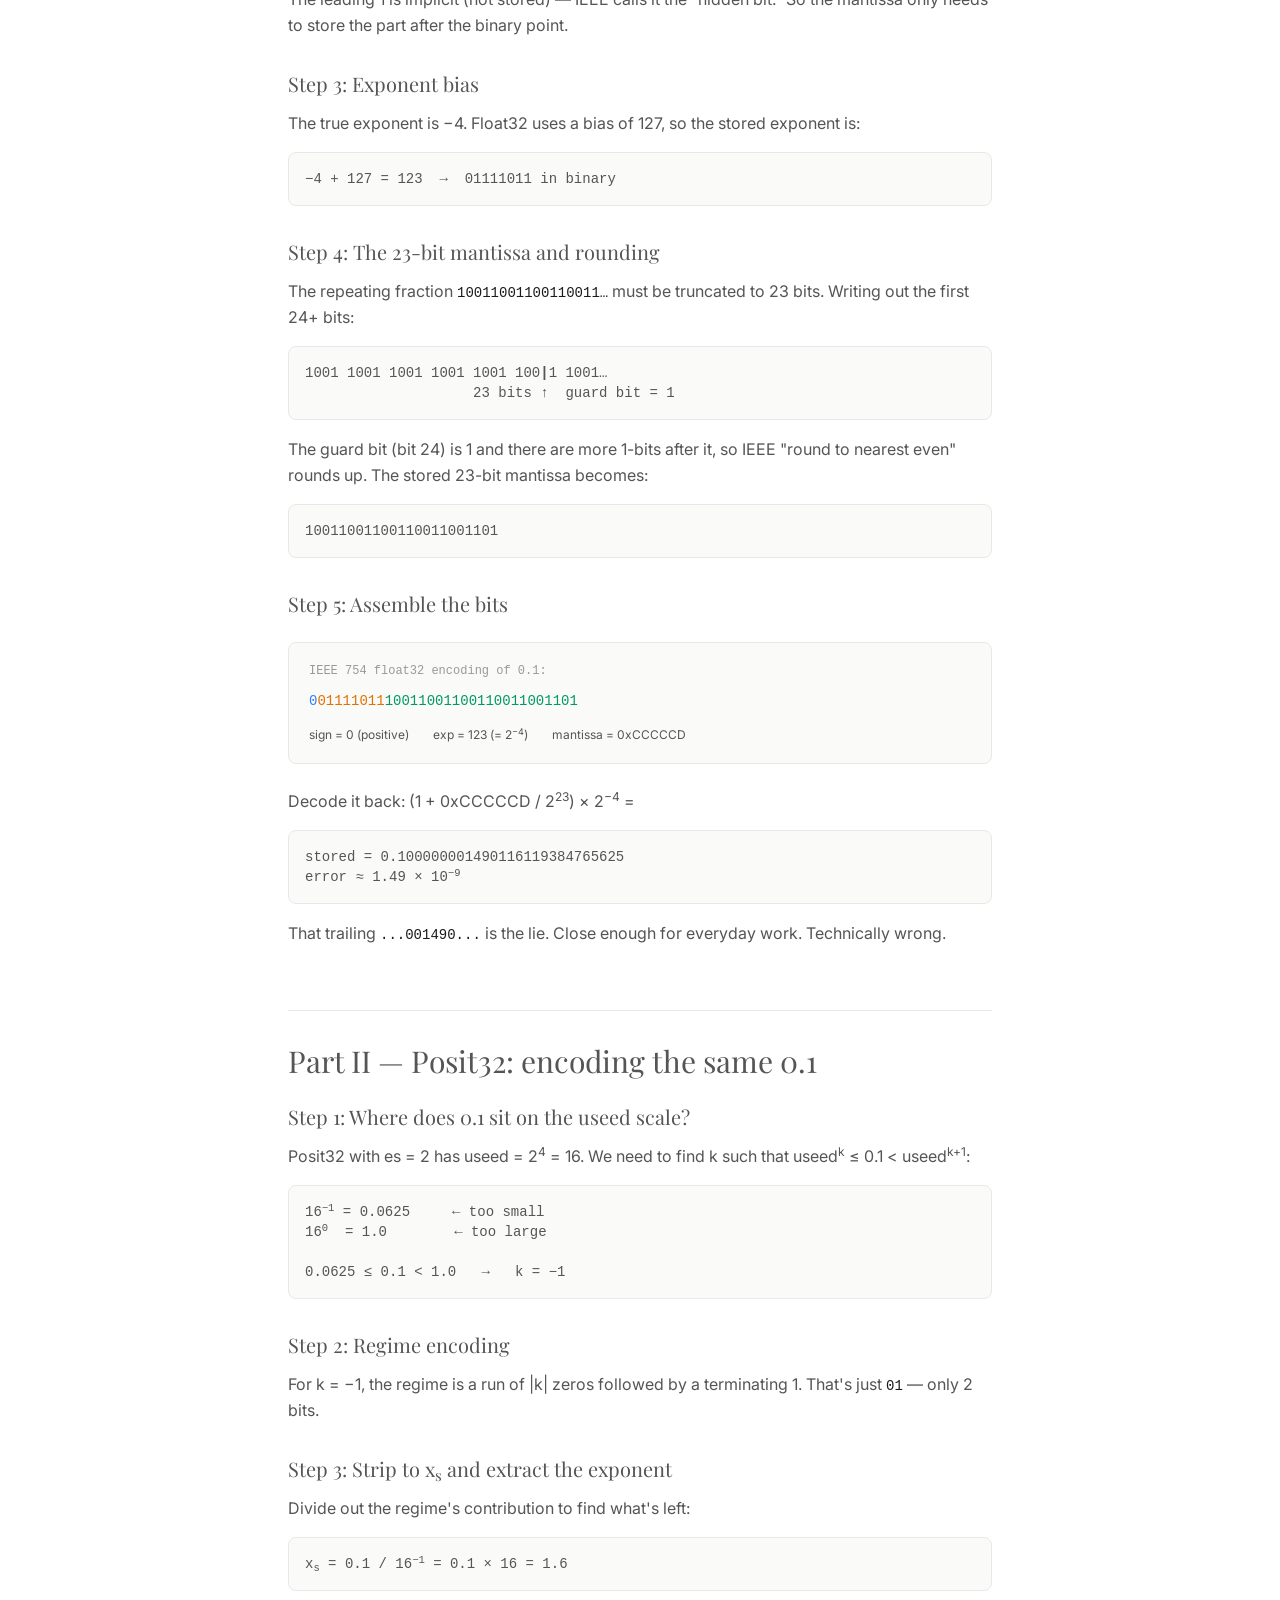
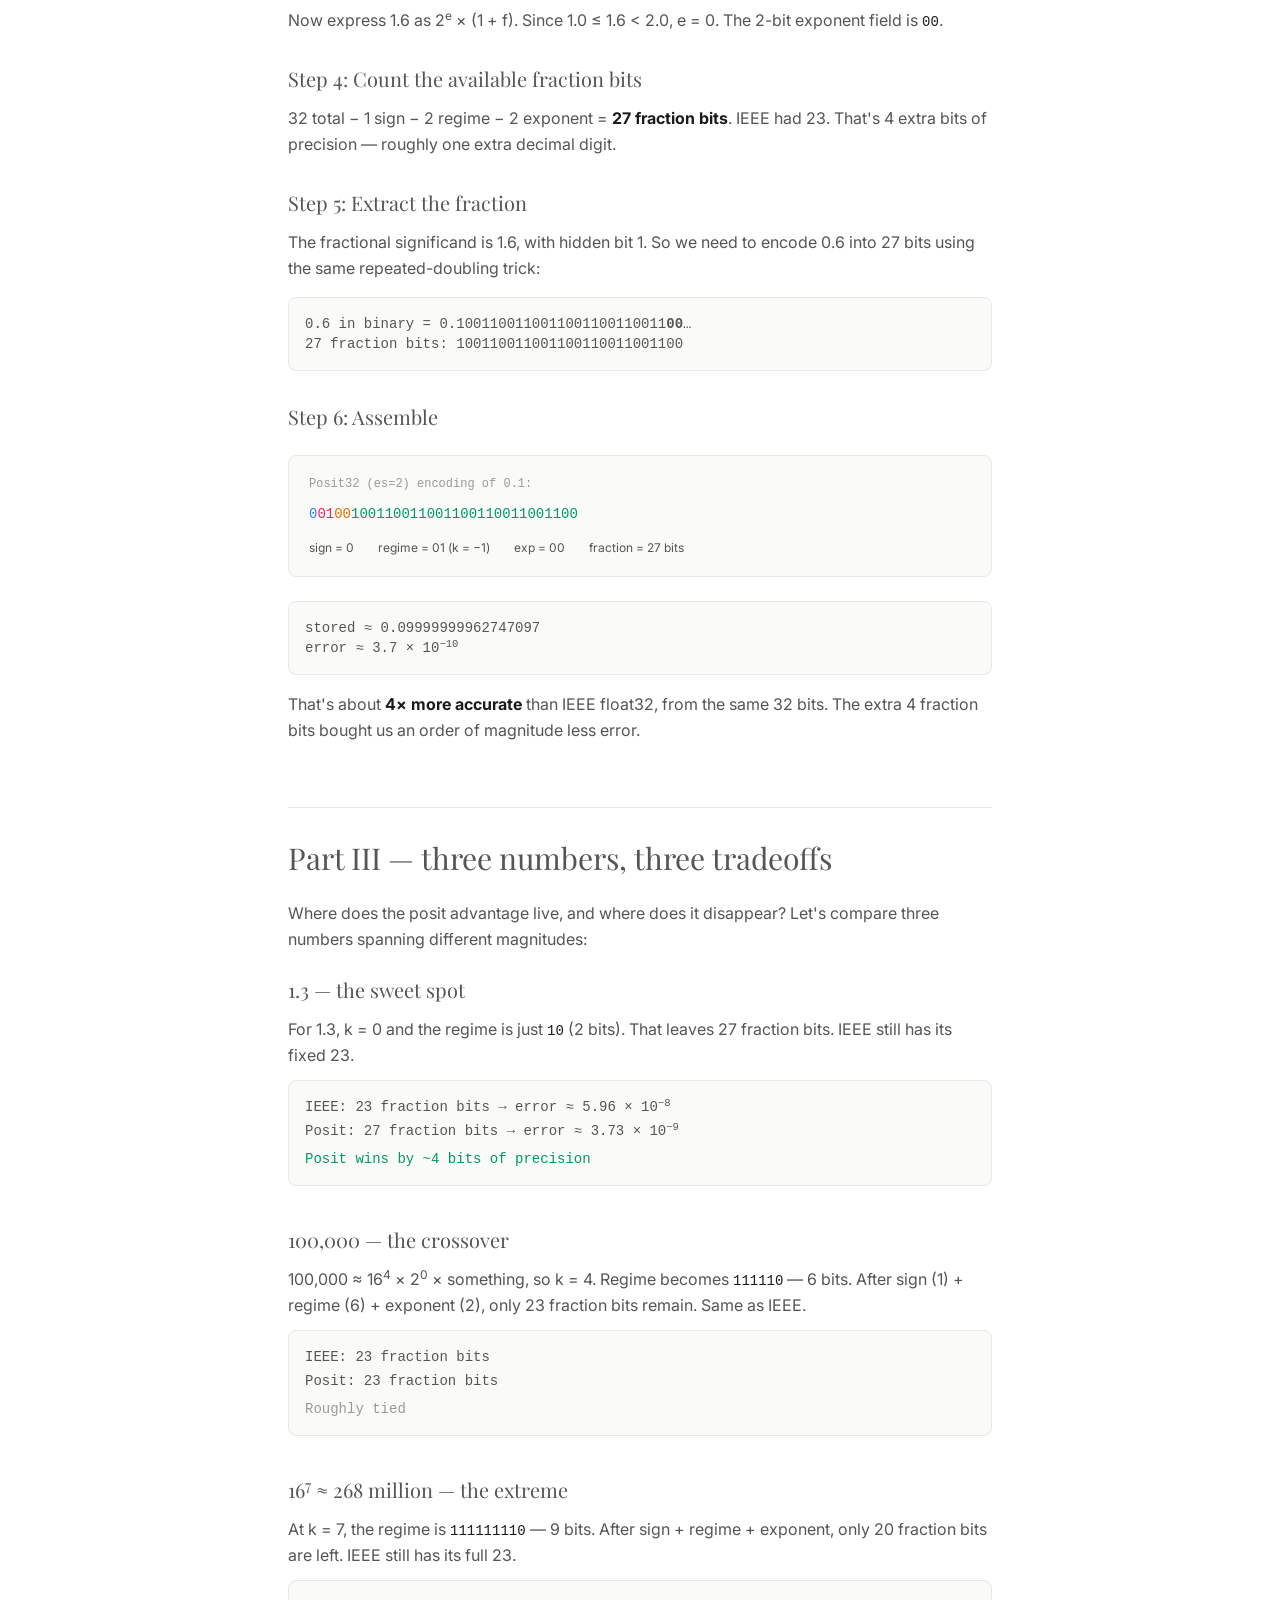
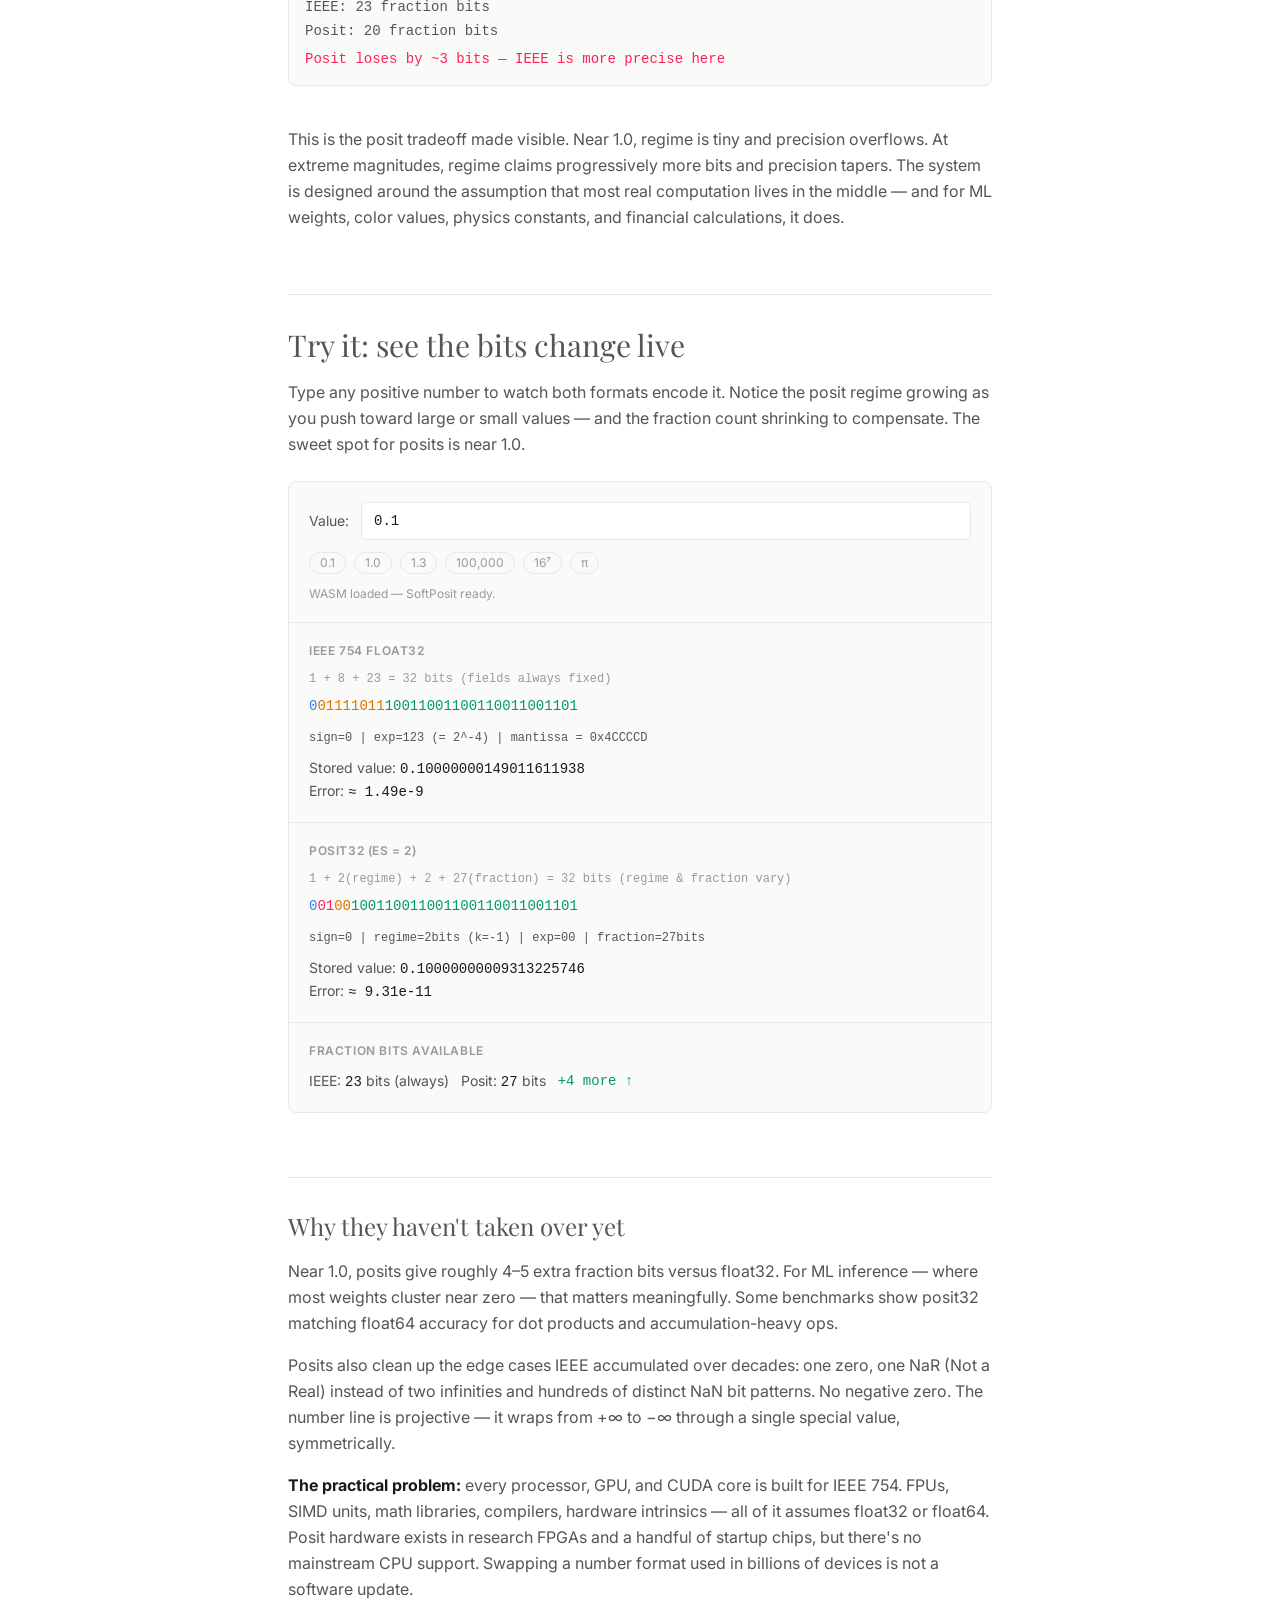
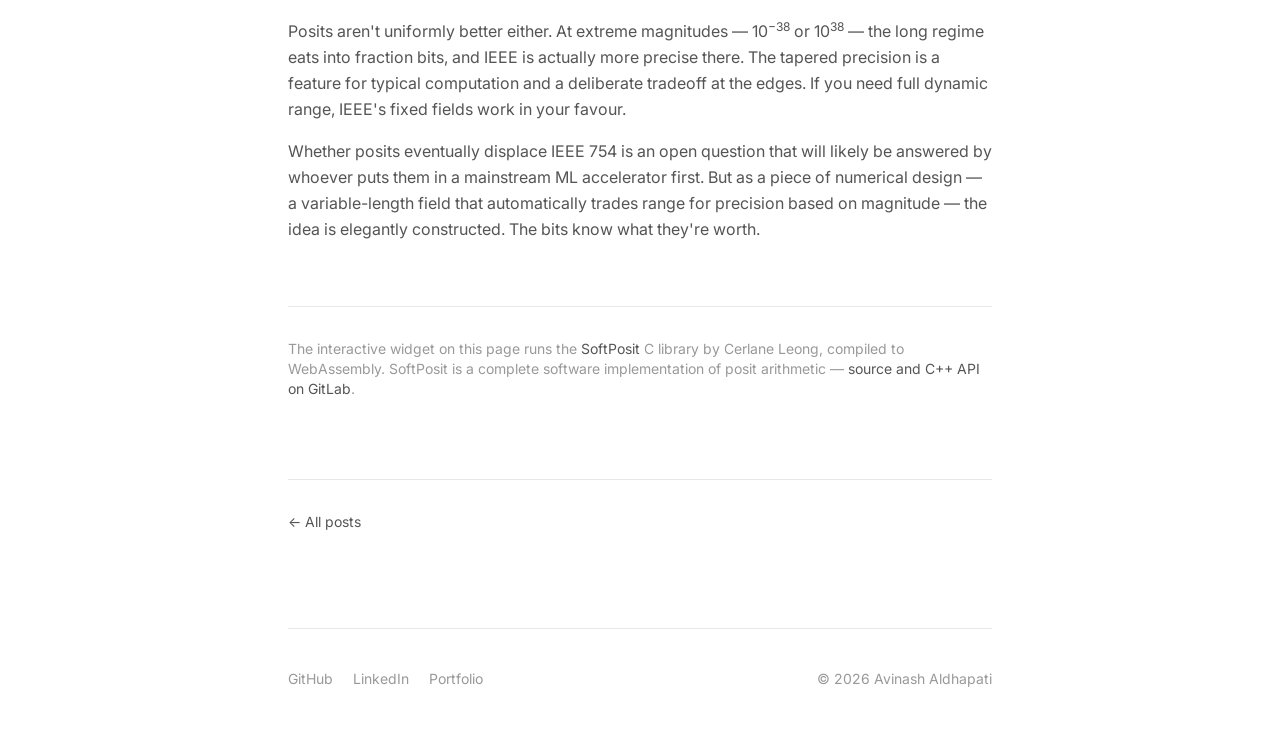
<file: posit_number_format/index.html>
<!DOCTYPE html><html lang="en" class="scroll-smooth"> <head><meta charset="utf-8"><meta name="viewport" content="width=device-width, initial-scale=1"><link rel="icon" type="image/svg+xml" href="/favicon.svg"><!-- Fonts — Inter (body) + Playfair Display (headings) --><link rel="preconnect" href="https://fonts.googleapis.com"><link rel="preconnect" href="https://fonts.gstatic.com" crossorigin><link href="https://fonts.googleapis.com/css2?family=Inter:wght@300;400;500;600&family=Playfair+Display:ital,wght@0,400;0,500;0,600;0,700;1,400&display=swap" rel="stylesheet"><!-- Dark mode: apply .dark before first paint to prevent flash --><script>
      const theme = localStorage.getItem('theme');
      if (theme === 'dark' || (!theme && window.matchMedia('(prefers-color-scheme: dark)').matches)) {
        document.documentElement.classList.add('dark');
      }
    </script><title>The Number That Fits Too Well — Avinash Aldhapati</title><meta name="description" content="Your CPU represents numbers in a format mostly unchanged since 1985. Posits are a 2017 proposal to do it smarter. Here is the bit-by-bit comparison."><meta name="author" content="Avinash Aldhapati"><!-- Open Graph --><meta property="og:title" content="The Number That Fits Too Well — Avinash Aldhapati"><meta property="og:description" content="Your CPU represents numbers in a format mostly unchanged since 1985. Posits are a 2017 proposal to do it smarter. Here is the bit-by-bit comparison."><meta property="og:type" content="website"><meta property="og:url" content="https://blog.avinashaldhapati.com/posit_number_format"><!-- Google Analytics --><script async src="https://www.googletagmanager.com/gtag/js?id=G-MCC0FWPRBG"></script><script>
      window.dataLayer = window.dataLayer || [];
      function gtag(){dataLayer.push(arguments);}
      gtag('js', new Date());
      gtag('config', 'G-MCC0FWPRBG');
    </script><link rel="stylesheet" href="/_astro/birding_and_pokemon.DxMHhzR1.css"></head> <body class="min-h-screen flex flex-col"> <!--
      Centered column keeps line lengths readable (max ~768px).
      Perfect for long-form blog content.
    --> <div class="mx-auto w-full max-w-3xl px-6 md:px-8 flex flex-col min-h-screen"> <header class="pt-10 pb-8 md:pt-14 md:pb-10"> <nav class="flex flex-col sm:flex-row justify-between items-start sm:items-baseline gap-4"> <!-- Blog name — links to blog home --> <a href="/" class="font-serif text-2xl md:text-3xl tracking-tight text-text hover:opacity-70 transition-opacity">
Avinash's Blog
</a> <!-- Right side: nav links + separated toggle --> <div class="flex items-baseline gap-5"> <ul class="flex items-baseline gap-6 text-sm text-text-secondary"> <li> <a href="/" class="link-underline transition-colors hover:text-text">
all posts
</a> </li> <li> <a href="https://avinashaldhapati.com" class="link-underline transition-colors hover:text-text">
portfolio &nearr;
</a> </li> </ul> <!-- Vertical separator + dark mode toggle --> <span class="hidden sm:block w-px h-4 bg-border"></span> <button id="theme-toggle" class="text-text-tertiary hover:text-text transition-colors cursor-pointer leading-none" aria-label="Toggle dark mode"> <!-- Sun icon (visible in dark mode — click to switch to light) --> <svg id="theme-icon-sun" class="hidden w-4 h-4" viewBox="0 0 24 24" fill="none" stroke="currentColor" stroke-width="1.5" stroke-linecap="round" stroke-linejoin="round"> <circle cx="12" cy="12" r="5"></circle> <line x1="12" y1="1" x2="12" y2="3"></line> <line x1="12" y1="21" x2="12" y2="23"></line> <line x1="4.22" y1="4.22" x2="5.64" y2="5.64"></line> <line x1="18.36" y1="18.36" x2="19.78" y2="19.78"></line> <line x1="1" y1="12" x2="3" y2="12"></line> <line x1="21" y1="12" x2="23" y2="12"></line> <line x1="4.22" y1="19.78" x2="5.64" y2="18.36"></line> <line x1="18.36" y1="5.64" x2="19.78" y2="4.22"></line> </svg> <!-- Moon icon (visible in light mode — click to switch to dark) --> <svg id="theme-icon-moon" class="hidden w-4 h-4" viewBox="0 0 24 24" fill="none" stroke="currentColor" stroke-width="1.5" stroke-linecap="round" stroke-linejoin="round"> <path d="M21 12.79A9 9 0 1 1 11.21 3 7 7 0 0 0 21 12.79z"></path> </svg> </button> </div> </nav> </header> <!-- Dark mode toggle script --> <script type="module">function o(){const e=document.documentElement.classList.contains("dark"),t=document.getElementById("theme-icon-sun"),n=document.getElementById("theme-icon-moon");t&&n&&(t.classList.toggle("hidden",!e),n.classList.toggle("hidden",e))}o();document.getElementById("theme-toggle")?.addEventListener("click",()=>{const e=document.documentElement.classList.toggle("dark");localStorage.setItem("theme",e?"dark":"light"),o()});</script> <main class="flex-grow py-16 md:py-24">  <article> <!-- Breadcrumb --> <nav class="text-sm text-text-tertiary mb-12" aria-label="Breadcrumb"> <a href="/" class="hover:text-text transition-colors">Home</a> <span class="mx-2">/</span> <span class="text-text-secondary">The Number That Fits Too Well</span> </nav> <!-- Title --> <header class="mb-12"> <h1 class="font-serif text-4xl md:text-5xl lg:text-6xl leading-tight tracking-tight mb-4"> The Number That Fits Too Well </h1> <!-- Meta row --> <div class="flex flex-wrap gap-x-6 gap-y-2 text-sm text-text-tertiary"> <span>April 16, 2026</span> <span>Avinash Aldhapati</span> <div class="flex gap-2"> <span class="text-xs border border-border px-2 py-0.5 rounded-full">Technical</span><span class="text-xs border border-border px-2 py-0.5 rounded-full">Numerics</span><span class="text-xs border border-border px-2 py-0.5 rounded-full">Hardware</span> </div> </div> </header> <!-- Abstract --> <div class="border-l-2 border-text pl-6 mb-16 text-text-secondary leading-relaxed max-w-2xl"> Your CPU represents numbers in a format mostly unchanged since 1985. Posits are a 2017 proposal to do it smarter — variable precision, fewer wasted bits, a cleaner number line. Here&#39;s the bit-by-bit comparison. </div> <!-- Content — the <slot /> receives the page-specific markup --> <div class="prose max-w-none mb-20 text-text-secondary leading-relaxed space-y-6">   <section class="mb-16"> <h2 class="font-serif text-2xl mb-4">Every number is a useful lie</h2> <p class="mb-4">
Your computer cannot store &pi;. It can't even store 0.1 exactly. What it stores is a
        carefully constructed approximation — close enough you'd never notice in everyday code,
        but technically wrong.
</p> <p class="mb-4">
That approximation follows <strong class="text-text">IEEE 754</strong>, standardised in 1985,
        and it governs every <code class="text-text font-mono text-sm">float</code> and
<code class="text-text font-mono text-sm">double</code> you've used. A 32-bit float splits
        its 32 bits into three fixed regions:
</p> <!-- IEEE 754 bit layout diagram for 1.0 --> <div class="my-8 rounded-lg border border-border bg-bg-subtle p-5"> <p class="text-xs text-text-tertiary mb-3 font-mono">float32 of 1.0 — fields are always the same width, for every number:</p> <div class="font-mono text-sm mb-4 overflow-x-auto"> <span class="text-blue-500 dark:text-blue-400">0</span><span class="text-amber-600 dark:text-amber-400">01111111</span><span class="text-emerald-600 dark:text-emerald-400">00000000000000000000000</span> </div> <div class="flex flex-wrap gap-4 text-xs text-text-secondary"> <span><span class="inline-block w-2.5 h-2.5 rounded-sm bg-blue-500 dark:bg-blue-400 mr-1 align-middle"></span>Sign (1 bit)</span> <span><span class="inline-block w-2.5 h-2.5 rounded-sm bg-amber-600 dark:bg-amber-400 mr-1 align-middle"></span>Exponent (8 bits, always fixed)</span> <span><span class="inline-block w-2.5 h-2.5 rounded-sm bg-emerald-600 dark:bg-emerald-400 mr-1 align-middle"></span>Mantissa (23 bits, always fixed)</span> </div> </div> <p class="mb-4">
The sign bit is +/&minus;. The exponent (8 bits, biased by 127) sets the scale — the power of
        2. The mantissa packs in significant digits. Full value:
</p> <pre class="bg-bg-subtle rounded-lg border border-border p-4 font-mono text-sm mb-4 overflow-x-auto">(&minus;1)<sup>s</sup> &times; (1 + m/2<sup>23</sup>) &times; 2<sup>(exp&minus;127)</sup></pre> <p>
The important detail: no matter what you're storing — 0.0001 or 10 billion — you always get
        exactly 23 mantissa bits. Always. The exponent shifts the scale, but the precision budget
        never moves.
</p> </section>  <section class="mb-16"> <h2 class="font-serif text-2xl mb-4">The precision isn't where you need it</h2> <p class="mb-4">
Most real computation clusters near 1.0. Neural network weights, physics simulations,
        colour values — ordinary numbers. For those, 8 exponent bits is vast overkill. You're
        covering 10<sup>&minus;38</sup> to 10<sup>38</sup> but spending a quarter of your bits on
        a range you'll rarely touch.
</p> <p class="mb-4">
Imagine 32 coins to spend on "represent this number precisely." IEEE spends 1 on sign,
        8 on scale, 23 on precision. That ratio is fixed. Forever. What if you could spend fewer
        coins on scale when the scale doesn't need it — and give those coins to precision instead?
</p> <p>
That's the core idea of <strong class="text-text">posits</strong>.
</p> </section>  <section class="mb-16"> <h2 class="font-serif text-2xl mb-4">Enter: posits</h2> <p class="mb-4">
Posits were proposed by John Gustafson in 2017 (the same Gustafson behind Gustafson's Law).
        The key change: instead of a fixed 8-bit exponent, posits replace it with a
<strong class="text-text">regime</strong> — a self-terminating run of identical bits. The run
        length encodes a coarse scale; shorter runs leave more room for precision.
</p> <!-- Posit bit layout diagram for 1.0 --> <div class="my-8 rounded-lg border border-border bg-bg-subtle p-5"> <p class="text-xs text-text-tertiary mb-3 font-mono">posit32 of 1.0 — regime is only 2 bits here, leaving 27 for fraction:</p> <div class="font-mono text-sm mb-4 overflow-x-auto"> <span class="text-blue-500 dark:text-blue-400">0</span><span class="text-rose-500 dark:text-rose-400">10</span><span class="text-amber-600 dark:text-amber-400">00</span><span class="text-emerald-600 dark:text-emerald-400">000000000000000000000000000</span> </div> <div class="flex flex-wrap gap-4 text-xs text-text-secondary"> <span><span class="inline-block w-2.5 h-2.5 rounded-sm bg-blue-500 dark:bg-blue-400 mr-1 align-middle"></span>Sign (1 bit)</span> <span><span class="inline-block w-2.5 h-2.5 rounded-sm bg-rose-500 dark:bg-rose-400 mr-1 align-middle"></span>Regime (<em>variable length</em>)</span> <span><span class="inline-block w-2.5 h-2.5 rounded-sm bg-amber-600 dark:bg-amber-400 mr-1 align-middle"></span>Exponent (2 bits, fixed)</span> <span><span class="inline-block w-2.5 h-2.5 rounded-sm bg-emerald-600 dark:bg-emerald-400 mr-1 align-middle"></span>Fraction (<em>variable length</em>)</span> </div> </div> <p class="mb-4">
A regime of <code class="text-text font-mono text-sm">10</code> means k&nbsp;=&nbsp;0.
        A regime of <code class="text-text font-mono text-sm">1110</code> means k&nbsp;=&nbsp;2.
        A regime of <code class="text-text font-mono text-sm">001</code> means k&nbsp;=&nbsp;&minus;2.
        The value of k is raised to the "useed" — for es&nbsp;=&nbsp;2,
        useed&nbsp;=&nbsp;2<sup>(2<sup>2</sup>)</sup>&nbsp;=&nbsp;16.
</p> <pre class="bg-bg-subtle rounded-lg border border-border p-4 font-mono text-sm mb-6 overflow-x-auto">sign &times; 16<sup>k</sup> &times; 2<sup>exp</sup> &times; (1 + fraction)</pre> <p>
For 1.0, k&nbsp;=&nbsp;0, regime takes just 2 bits. That leaves 27 bits for fraction vs.
        IEEE's fixed 23 — about 1.2 extra decimal digits of precision. Push toward 10<sup>8</sup>
and the regime grows to 9 bits, eating into fraction. The precision budget automatically
        redistributes based on the number's magnitude.
</p> </section>  <section class="mb-16"> <h2 class="font-serif text-3xl mb-6 pt-8 border-t border-border">Part I — IEEE 754: encoding 0.1 by hand</h2> <h3 class="font-serif text-xl mb-3">Step 1: Why 0.1 repeats in binary</h3> <p class="mb-4">
To convert a decimal fraction to binary, you repeatedly multiply by 2 and take the integer
        part. Here is the table for 0.1:
</p> <div class="my-6 overflow-x-auto"> <table class="w-full text-sm border-collapse"> <thead> <tr class="border-b border-border text-left text-text-tertiary"> <th class="py-2 pr-4">Step</th><th class="py-2 pr-4">Value</th><th class="py-2 pr-4">&times; 2</th><th class="py-2">Bit</th> </tr> </thead> <tbody class="text-text-secondary font-mono"> <tr class="border-b border-border-light"><td class="py-1.5 pr-4">1</td><td class="pr-4">0.1</td><td class="pr-4">0.2</td><td>0</td></tr> <tr class="border-b border-border-light"><td class="py-1.5 pr-4">2</td><td class="pr-4">0.2</td><td class="pr-4">0.4</td><td>0</td></tr> <tr class="border-b border-border-light"><td class="py-1.5 pr-4">3</td><td class="pr-4">0.4</td><td class="pr-4">0.8</td><td>0</td></tr> <tr class="border-b border-border-light"><td class="py-1.5 pr-4">4</td><td class="pr-4">0.8</td><td class="pr-4">1.6</td><td class="text-text font-semibold">1</td></tr> <tr class="border-b border-border-light"><td class="py-1.5 pr-4">5</td><td class="pr-4">0.6</td><td class="pr-4">1.2</td><td class="text-text font-semibold">1</td></tr> <tr class="border-b border-border-light"><td class="py-1.5 pr-4">6</td><td class="pr-4">0.2</td><td class="pr-4">0.4</td><td>0</td></tr> <tr class="border-b border-border-light"><td class="py-1.5 pr-4">7</td><td class="pr-4">0.4</td><td class="pr-4">0.8</td><td>0</td></tr> <tr class="border-b border-border-light"><td class="py-1.5 pr-4">8</td><td class="pr-4">0.8</td><td class="pr-4">1.6</td><td class="text-text font-semibold">1</td></tr> <tr><td class="py-1.5 pr-4">…</td><td class="pr-4 text-text-tertiary">repeats from step 2</td><td></td><td class="text-text-tertiary">…</td></tr> </tbody> </table> </div> <p class="mb-4">
0.1 in binary is <code class="text-text font-mono text-sm">0.0001100110011…</code> —
        a repeating pattern of <code class="text-text font-mono text-sm">0011</code> that never
        terminates. Just as 1/3 cannot be written exactly in decimal, 1/10 cannot be written exactly
        in binary. This is the fundamental reason 0.1 can never be stored perfectly in any binary
        floating-point format.
</p> <h3 class="font-serif text-xl mb-3 mt-8">Step 2: Normalisation</h3> <p class="mb-4">
IEEE 754 stores numbers in "scientific notation" form. We shift the binary point until we have
        exactly one leading 1:
</p> <pre class="bg-bg-subtle rounded-lg border border-border p-4 font-mono text-sm mb-4 overflow-x-auto">0.000<strong>1</strong>.10011001100110011… &times; 2<sup>0</sup>
= <strong>1</strong>.10011001100110011… &times; 2<sup>&minus;4</sup></pre> <p class="mb-4">
The leading 1 is implicit (not stored) — IEEE calls it the "hidden bit." So the mantissa
        only needs to store the part after the binary point.
</p> <h3 class="font-serif text-xl mb-3 mt-8">Step 3: Exponent bias</h3> <p class="mb-4">
The true exponent is &minus;4. Float32 uses a bias of 127, so the stored exponent is:
</p> <pre class="bg-bg-subtle rounded-lg border border-border p-4 font-mono text-sm mb-4 overflow-x-auto">&minus;4 + 127 = 123  →  01111011 in binary</pre> <h3 class="font-serif text-xl mb-3 mt-8">Step 4: The 23-bit mantissa and rounding</h3> <p class="mb-4">
The repeating fraction <code class="text-text font-mono text-sm">10011001100110011…</code>
must be truncated to 23 bits. Writing out the first 24+ bits:
</p> <pre class="bg-bg-subtle rounded-lg border border-border p-4 font-mono text-sm mb-4 overflow-x-auto">1001 1001 1001 1001 1001 100<strong>|</strong>1 1001…
                    23 bits ↑  guard bit = 1</pre> <p class="mb-4">
The guard bit (bit 24) is 1 and there are more 1-bits after it, so IEEE "round to nearest
        even" rounds up. The stored 23-bit mantissa becomes:
</p> <pre class="bg-bg-subtle rounded-lg border border-border p-4 font-mono text-sm mb-6 overflow-x-auto">10011001100110011001101</pre> <h3 class="font-serif text-xl mb-3 mt-8">Step 5: Assemble the bits</h3> <div class="my-6 rounded-lg border border-border bg-bg-subtle p-5"> <p class="text-xs text-text-tertiary mb-3 font-mono">IEEE 754 float32 encoding of 0.1:</p> <div class="font-mono text-sm mb-4 overflow-x-auto"> <span class="text-blue-500 dark:text-blue-400">0</span><span class="text-amber-600 dark:text-amber-400">01111011</span><span class="text-emerald-600 dark:text-emerald-400">10011001100110011001101</span> </div> <div class="flex flex-wrap gap-x-6 gap-y-1 text-xs text-text-secondary"> <span>sign = 0 (positive)</span> <span>exp = 123 (= 2<sup>&minus;4</sup>)</span> <span>mantissa = 0xCCCCCD</span> </div> </div> <p class="mb-4">
Decode it back: (1 + 0xCCCCCD / 2<sup>23</sup>) &times; 2<sup>&minus;4</sup> =
</p> <pre class="bg-bg-subtle rounded-lg border border-border p-4 font-mono text-sm mb-4 overflow-x-auto">stored = 0.100000001490116119384765625
error ≈ 1.49 &times; 10<sup>&minus;9</sup></pre> <p>
That trailing <code class="text-text font-mono text-sm">...001490...</code> is the lie.
        Close enough for everyday work. Technically wrong.
</p> </section>  <section class="mb-16"> <h2 class="font-serif text-3xl mb-6 pt-8 border-t border-border">Part II — Posit32: encoding the same 0.1</h2> <h3 class="font-serif text-xl mb-3">Step 1: Where does 0.1 sit on the useed scale?</h3> <p class="mb-4">
Posit32 with es&nbsp;=&nbsp;2 has useed&nbsp;=&nbsp;2<sup>4</sup>&nbsp;=&nbsp;16.
        We need to find k such that useed<sup>k</sup> &le; 0.1 &lt; useed<sup>k+1</sup>:
</p> <pre class="bg-bg-subtle rounded-lg border border-border p-4 font-mono text-sm mb-4 overflow-x-auto">16<sup>&minus;1</sup> = 0.0625     ← too small
16<sup>0</sup>  = 1.0        ← too large

0.0625 &le; 0.1 &lt; 1.0   →   k = &minus;1</pre> <h3 class="font-serif text-xl mb-3 mt-8">Step 2: Regime encoding</h3> <p class="mb-4">
For k&nbsp;=&nbsp;&minus;1, the regime is a run of |k| zeros followed by a terminating 1.
        That's just <code class="text-text font-mono text-sm">01</code> — only 2 bits.
</p> <h3 class="font-serif text-xl mb-3 mt-8">Step 3: Strip to x<sub>s</sub> and extract the exponent</h3> <p class="mb-4">
Divide out the regime's contribution to find what's left:
</p> <pre class="bg-bg-subtle rounded-lg border border-border p-4 font-mono text-sm mb-4 overflow-x-auto">x<sub>s</sub> = 0.1 / 16<sup>&minus;1</sup> = 0.1 &times; 16 = 1.6</pre> <p class="mb-4">
Now express 1.6 as 2<sup>e</sup>&nbsp;&times;&nbsp;(1&nbsp;+&nbsp;f). Since
        1.0&nbsp;&le;&nbsp;1.6&nbsp;&lt;&nbsp;2.0, e&nbsp;=&nbsp;0.
        The 2-bit exponent field is <code class="text-text font-mono text-sm">00</code>.
</p> <h3 class="font-serif text-xl mb-3 mt-8">Step 4: Count the available fraction bits</h3> <p class="mb-4">
32 total &minus; 1 sign &minus; 2 regime &minus; 2 exponent = <strong class="text-text">27 fraction bits</strong>.
        IEEE had 23. That's 4 extra bits of precision — roughly one extra decimal digit.
</p> <h3 class="font-serif text-xl mb-3 mt-8">Step 5: Extract the fraction</h3> <p class="mb-4">
The fractional significand is 1.6, with hidden bit 1. So we need to encode 0.6 into 27 bits
        using the same repeated-doubling trick:
</p> <pre class="bg-bg-subtle rounded-lg border border-border p-4 font-mono text-sm mb-4 overflow-x-auto">0.6 in binary = 0.1001100110011001100110011<strong>00</strong>…
27 fraction bits: 100110011001100110011001100</pre> <h3 class="font-serif text-xl mb-3 mt-8">Step 6: Assemble</h3> <div class="my-6 rounded-lg border border-border bg-bg-subtle p-5"> <p class="text-xs text-text-tertiary mb-3 font-mono">Posit32 (es=2) encoding of 0.1:</p> <div class="font-mono text-sm mb-4 overflow-x-auto"> <span class="text-blue-500 dark:text-blue-400">0</span><span class="text-rose-500 dark:text-rose-400">01</span><span class="text-amber-600 dark:text-amber-400">00</span><span class="text-emerald-600 dark:text-emerald-400">100110011001100110011001100</span> </div> <div class="flex flex-wrap gap-x-6 gap-y-1 text-xs text-text-secondary"> <span>sign = 0</span> <span>regime = 01 (k = &minus;1)</span> <span>exp = 00</span> <span>fraction = 27 bits</span> </div> </div> <pre class="bg-bg-subtle rounded-lg border border-border p-4 font-mono text-sm mb-4 overflow-x-auto">stored ≈ 0.09999999962747097
error ≈ 3.7 &times; 10<sup>&minus;10</sup></pre> <p>
That's about <strong class="text-text">4&times; more accurate</strong> than IEEE float32, from the
        same 32 bits. The extra 4 fraction bits bought us an order of magnitude less error.
</p> </section>  <section class="mb-16"> <h2 class="font-serif text-3xl mb-6 pt-8 border-t border-border">Part III — three numbers, three tradeoffs</h2> <p class="mb-6">
Where does the posit advantage live, and where does it disappear? Let's compare three
        numbers spanning different magnitudes:
</p> <!-- Comparison 1: 1.3 --> <div class="mb-10"> <h3 class="font-serif text-xl mb-3">1.3 — the sweet spot</h3> <p class="mb-3">
For 1.3, k&nbsp;=&nbsp;0 and the regime is just
<code class="text-text font-mono text-sm">10</code> (2 bits). That leaves 27 fraction bits.
          IEEE still has its fixed 23.
</p> <div class="rounded-lg border border-border bg-bg-subtle p-4 text-sm font-mono space-y-1"> <p>IEEE:  23 fraction bits → error ≈ 5.96 &times; 10<sup>&minus;8</sup></p> <p>Posit: 27 fraction bits → error ≈ 3.73 &times; 10<sup>&minus;9</sup></p> <p class="text-emerald-600 dark:text-emerald-400 mt-2">Posit wins by ~4 bits of precision</p> </div> </div> <!-- Comparison 2: 100000 --> <div class="mb-10"> <h3 class="font-serif text-xl mb-3">100,000 — the crossover</h3> <p class="mb-3">
100,000 &asymp; 16<sup>4</sup> &times; 2<sup>0</sup> &times; something, so k&nbsp;=&nbsp;4.
          Regime becomes <code class="text-text font-mono text-sm">111110</code> — 6 bits. After sign
          (1) + regime (6) + exponent (2), only 23 fraction bits remain. Same as IEEE.
</p> <div class="rounded-lg border border-border bg-bg-subtle p-4 text-sm font-mono space-y-1"> <p>IEEE:  23 fraction bits</p> <p>Posit: 23 fraction bits</p> <p class="text-text-tertiary mt-2">Roughly tied</p> </div> </div> <!-- Comparison 3: 16^7 --> <div class="mb-10"> <h3 class="font-serif text-xl mb-3">16<sup>7</sup> &asymp; 268 million — the extreme</h3> <p class="mb-3">
At k&nbsp;=&nbsp;7, the regime is
<code class="text-text font-mono text-sm">111111110</code> — 9 bits. After sign + regime
          + exponent, only 20 fraction bits are left. IEEE still has its full 23.
</p> <div class="rounded-lg border border-border bg-bg-subtle p-4 text-sm font-mono space-y-1"> <p>IEEE:  23 fraction bits</p> <p>Posit: 20 fraction bits</p> <p class="text-rose-500 dark:text-rose-400 mt-2">Posit loses by ~3 bits — IEEE is more precise here</p> </div> </div> <p>
This is the posit tradeoff made visible. Near 1.0, regime is tiny and precision overflows.
        At extreme magnitudes, regime claims progressively more bits and precision tapers. The
        system is designed around the assumption that most real computation lives in the middle
        — and for ML weights, color values, physics constants, and financial calculations, it does.
</p> </section>  <section class="mb-16"> <h2 class="font-serif text-3xl mb-4 pt-8 border-t border-border">Try it: see the bits change live</h2> <p class="mb-6 text-text-secondary">
Type any positive number to watch both formats encode it. Notice the posit regime growing
        as you push toward large or small values — and the fraction count shrinking to compensate.
        The sweet spot for posits is near 1.0.
</p> <!-- Widget container --> <div id="posit-widget" class="rounded-lg border border-border bg-bg-subtle"> <!-- Input bar --> <div class="p-5 border-b border-border"> <div class="flex items-center gap-3"> <label for="posit-input" class="text-sm text-text-secondary whitespace-nowrap">Value:</label> <input id="posit-input" type="text" value="0.1" class="flex-1 bg-bg border border-border rounded px-3 py-2 font-mono text-sm text-text focus:outline-none focus:border-text-tertiary transition-colors" autocomplete="off" spellcheck="false"> </div> <!-- Preset buttons --> <div class="flex flex-wrap gap-2 mt-3"> <button data-preset="0.1" class="posit-preset text-xs border border-border rounded-full px-2.5 py-0.5 text-text-tertiary hover:text-text hover:border-text-tertiary transition-colors cursor-pointer">0.1</button> <button data-preset="1.0" class="posit-preset text-xs border border-border rounded-full px-2.5 py-0.5 text-text-tertiary hover:text-text hover:border-text-tertiary transition-colors cursor-pointer">1.0</button> <button data-preset="1.3" class="posit-preset text-xs border border-border rounded-full px-2.5 py-0.5 text-text-tertiary hover:text-text hover:border-text-tertiary transition-colors cursor-pointer">1.3</button> <button data-preset="100000" class="posit-preset text-xs border border-border rounded-full px-2.5 py-0.5 text-text-tertiary hover:text-text hover:border-text-tertiary transition-colors cursor-pointer">100,000</button> <button data-preset="268435456" class="posit-preset text-xs border border-border rounded-full px-2.5 py-0.5 text-text-tertiary hover:text-text hover:border-text-tertiary transition-colors cursor-pointer">16⁷</button> <button data-preset="3.14159265" class="posit-preset text-xs border border-border rounded-full px-2.5 py-0.5 text-text-tertiary hover:text-text hover:border-text-tertiary transition-colors cursor-pointer">&pi;</button> </div> <p id="posit-status" class="text-xs text-text-tertiary mt-3"></p> </div> <!-- IEEE 754 card --> <div class="p-5 border-b border-border"> <h3 class="text-xs font-semibold tracking-wider text-text-tertiary uppercase mb-3">IEEE 754 float32</h3> <p class="text-xs text-text-tertiary mb-2 font-mono">1 + 8 + 23 = 32 bits (fields always fixed)</p> <div id="ieee-bits" class="font-mono text-sm mb-3 overflow-x-auto leading-relaxed"> <!-- filled by JS --> </div> <div id="ieee-fields" class="text-xs text-text-secondary font-mono mb-3"> <!-- filled by JS --> </div> <div class="space-y-0.5"> <p class="text-sm text-text-secondary">Stored value: <span id="ieee-stored" class="font-mono text-text"></span></p> <p class="text-sm text-text-secondary">Error: <span id="ieee-error" class="font-mono text-text"></span></p> </div> </div> <!-- Posit32 card --> <div class="p-5 border-b border-border"> <h3 class="text-xs font-semibold tracking-wider text-text-tertiary uppercase mb-3">Posit32 (es = 2)</h3> <p id="posit-field-sizes" class="text-xs text-text-tertiary mb-2 font-mono"> <!-- filled by JS: 1 + regime + 2 + fraction = 32 bits --> </p> <div id="posit-bits" class="font-mono text-sm mb-3 overflow-x-auto leading-relaxed"> <!-- filled by JS --> </div> <div id="posit-fields" class="text-xs text-text-secondary font-mono mb-3"> <!-- filled by JS --> </div> <div class="space-y-0.5"> <p class="text-sm text-text-secondary">Stored value: <span id="posit-stored" class="font-mono text-text"></span></p> <p class="text-sm text-text-secondary">Error: <span id="posit-error" class="font-mono text-text"></span></p> </div> </div> <!-- Comparison summary --> <div class="p-5"> <h3 class="text-xs font-semibold tracking-wider text-text-tertiary uppercase mb-3">Fraction bits available</h3> <div class="flex flex-col sm:flex-row sm:items-center gap-3 text-sm"> <span class="text-text-secondary">IEEE: <span id="ieee-frac-count" class="font-mono text-text">23</span> bits (always)</span> <span class="text-text-secondary">Posit: <span id="posit-frac-count" class="font-mono text-text"></span> bits</span> <span id="frac-delta" class="font-mono text-sm"></span> </div> </div> </div> </section>  <section class="mb-16"> <h2 class="font-serif text-2xl mb-4 pt-8 border-t border-border">Why they haven't taken over yet</h2> <p class="mb-4">
Near 1.0, posits give roughly 4–5 extra fraction bits versus float32. For ML inference
        — where most weights cluster near zero — that matters meaningfully. Some benchmarks show
        posit32 matching float64 accuracy for dot products and accumulation-heavy ops.
</p> <p class="mb-4">
Posits also clean up the edge cases IEEE accumulated over decades: one zero, one NaR
        (Not a Real) instead of two infinities and hundreds of distinct NaN bit patterns. No
        negative zero. The number line is projective — it wraps from +&infin; to &minus;&infin;
        through a single special value, symmetrically.
</p> <p class="mb-4"> <strong class="text-text">The practical problem:</strong> every processor, GPU, and CUDA core
        is built for IEEE 754. FPUs, SIMD units, math libraries, compilers, hardware intrinsics —
        all of it assumes float32 or float64. Posit hardware exists in research FPGAs and a handful
        of startup chips, but there's no mainstream CPU support. Swapping a number format used in
        billions of devices is not a software update.
</p> <p class="mb-4">
Posits aren't uniformly better either. At extreme magnitudes — 10<sup>&minus;38</sup> or
        10<sup>38</sup> — the long regime eats into fraction bits, and IEEE is actually more precise
        there. The tapered precision is a feature for typical computation and a deliberate tradeoff
        at the edges. If you need full dynamic range, IEEE's fixed fields work in your favour.
</p> <p>
Whether posits eventually displace IEEE 754 is an open question that will likely be answered
        by whoever puts them in a mainstream ML accelerator first. But as a piece of numerical
        design — a variable-length field that automatically trades range for precision based on
        magnitude — the idea is elegantly constructed. The bits know what they're worth.
</p> </section>  <section> <div class="pt-8 border-t border-border text-sm text-text-tertiary"> <p>
The interactive widget on this page runs the
<a href="https://gitlab.com/cerlane/SoftPosit" target="_blank" rel="noopener noreferrer" class="text-text-secondary hover:text-text transition-colors link-underline">SoftPosit</a> C library by Cerlane Leong, compiled to WebAssembly.
          SoftPosit is a complete software implementation of posit arithmetic —
<a href="https://gitlab.com/cerlane/SoftPosit#cppversion" target="_blank" rel="noopener noreferrer" class="text-text-secondary hover:text-text transition-colors link-underline">source and C++ API on GitLab</a>.
</p> </div> </section>  </div> <!-- Bottom navigation --> <div class="pt-8 border-t border-border flex items-center justify-between text-sm"> <a href="/" class="link-underline text-text-secondary hover:text-text transition-colors">
&larr; All posts
</a> </div> </article>  </main> <footer class="py-10 border-t border-border"> <div class="flex flex-col sm:flex-row justify-between items-start sm:items-center gap-4 text-sm text-text-tertiary"> <!-- Links --> <div class="flex gap-5"> <a href="https://github.com/deep0ctave" target="_blank" rel="noopener noreferrer" class="hover:text-text transition-colors">
GitHub
</a> <a href="https://www.linkedin.com/in/avinash-aldhapati/" target="_blank" rel="noopener noreferrer" class="hover:text-text transition-colors">
LinkedIn
</a> <a href="https://avinashaldhapati.com" class="hover:text-text transition-colors">
Portfolio
</a> </div> <!-- Copyright --> <p>&copy; 2026 Avinash Aldhapati</p> </div> </footer> </div> </body></html> <!-- ══════════════════════════════════════════════════════════════════════════
     WASM WIDGET SCRIPT
     Loads the SoftPosit WASM module and drives the interactive comparison
     widget. IEEE 754 decoding is done in pure JS (DataView). Posit encoding
     uses the SoftPosit C library compiled to WebAssembly. Posit field
     decomposition (sign/regime/exponent/fraction) is done in JS from the
     raw 32-bit posit representation.
     ══════════════════════════════════════════════════════════════════════════ --> <script type="module" src="/_astro/posit_number_format.astro_astro_type_script_index_0_lang.Xv9w-15P.js"></script>
</file>
<file: _astro/birding_and_pokemon.DxMHhzR1.css>
/*! tailwindcss v4.2.2 | MIT License | https://tailwindcss.com */@layer properties{@supports (((-webkit-hyphens:none)) and (not (margin-trim:inline))) or ((-moz-orient:inline) and (not (color:rgb(from red r g b)))){*,:before,:after,::backdrop{--tw-space-y-reverse:0;--tw-divide-y-reverse:0;--tw-border-style:solid;--tw-leading:initial;--tw-font-weight:initial;--tw-tracking:initial;--tw-shadow:0 0 #0000;--tw-shadow-color:initial;--tw-shadow-alpha:100%;--tw-inset-shadow:0 0 #0000;--tw-inset-shadow-color:initial;--tw-inset-shadow-alpha:100%;--tw-ring-color:initial;--tw-ring-shadow:0 0 #0000;--tw-inset-ring-color:initial;--tw-inset-ring-shadow:0 0 #0000;--tw-ring-inset:initial;--tw-ring-offset-width:0px;--tw-ring-offset-color:#fff;--tw-ring-offset-shadow:0 0 #0000;--tw-content:""}}}@layer theme{:root,:host{--font-sans:"Inter", system-ui, -apple-system, sans-serif;--font-serif:"Playfair Display", "Georgia", serif;--font-mono:ui-monospace, SFMono-Regular, Menlo, Monaco, Consolas, "Liberation Mono", "Courier New", monospace;--color-amber-400:oklch(82.8% .189 84.429);--color-amber-600:oklch(66.6% .179 58.318);--color-emerald-400:oklch(76.5% .177 163.223);--color-emerald-600:oklch(59.6% .145 163.225);--color-blue-400:oklch(70.7% .165 254.624);--color-blue-500:oklch(62.3% .214 259.815);--color-rose-400:oklch(71.2% .194 13.428);--color-rose-500:oklch(64.5% .246 16.439);--spacing:.25rem;--container-lg:32rem;--container-2xl:42rem;--container-3xl:48rem;--text-xs:.75rem;--text-xs--line-height:calc(1 / .75);--text-sm:.875rem;--text-sm--line-height:calc(1.25 / .875);--text-lg:1.125rem;--text-lg--line-height:calc(1.75 / 1.125);--text-xl:1.25rem;--text-xl--line-height:calc(1.75 / 1.25);--text-2xl:1.5rem;--text-2xl--line-height:calc(2 / 1.5);--text-3xl:1.875rem;--text-3xl--line-height: 1.2 ;--text-4xl:2.25rem;--text-4xl--line-height:calc(2.5 / 2.25);--text-5xl:3rem;--text-5xl--line-height:1;--text-6xl:3.75rem;--text-6xl--line-height:1;--font-weight-semibold:600;--tracking-tight:-.025em;--tracking-wider:.05em;--leading-tight:1.25;--leading-relaxed:1.625;--radius-sm:.25rem;--radius-lg:.5rem;--default-transition-duration:.15s;--default-transition-timing-function:cubic-bezier(.4, 0, .2, 1);--default-font-family:var(--font-sans);--default-mono-font-family:var(--font-mono);--color-bg:#fff;--color-bg-subtle:#fafaf8;--color-text:#1a1a1a;--color-text-secondary:#555;--color-text-tertiary:#999;--color-border:#e8e8e8;--color-border-light:#f0f0f0}}@layer base{*,:after,:before,::backdrop{box-sizing:border-box;border:0 solid;margin:0;padding:0}::file-selector-button{box-sizing:border-box;border:0 solid;margin:0;padding:0}html,:host{-webkit-text-size-adjust:100%;tab-size:4;line-height:1.5;font-family:var(--default-font-family,ui-sans-serif, system-ui, sans-serif, "Apple Color Emoji", "Segoe UI Emoji", "Segoe UI Symbol", "Noto Color Emoji");font-feature-settings:var(--default-font-feature-settings,normal);font-variation-settings:var(--default-font-variation-settings,normal);-webkit-tap-highlight-color:transparent}hr{height:0;color:inherit;border-top-width:1px}abbr:where([title]){-webkit-text-decoration:underline dotted;text-decoration:underline dotted}h1,h2,h3,h4,h5,h6{font-size:inherit;font-weight:inherit}a{color:inherit;-webkit-text-decoration:inherit;text-decoration:inherit}b,strong{font-weight:bolder}code,kbd,samp,pre{font-family:var(--default-mono-font-family,ui-monospace, SFMono-Regular, Menlo, Monaco, Consolas, "Liberation Mono", "Courier New", monospace);font-feature-settings:var(--default-mono-font-feature-settings,normal);font-variation-settings:var(--default-mono-font-variation-settings,normal);font-size:1em}small{font-size:80%}sub,sup{vertical-align:baseline;font-size:75%;line-height:0;position:relative}sub{bottom:-.25em}sup{top:-.5em}table{text-indent:0;border-color:inherit;border-collapse:collapse}:-moz-focusring{outline:auto}progress{vertical-align:baseline}summary{display:list-item}ol,ul,menu{list-style:none}img,svg,video,canvas,audio,iframe,embed,object{vertical-align:middle;display:block}img,video{max-width:100%;height:auto}button,input,select,optgroup,textarea{font:inherit;font-feature-settings:inherit;font-variation-settings:inherit;letter-spacing:inherit;color:inherit;opacity:1;background-color:#0000;border-radius:0}::file-selector-button{font:inherit;font-feature-settings:inherit;font-variation-settings:inherit;letter-spacing:inherit;color:inherit;opacity:1;background-color:#0000;border-radius:0}:where(select:is([multiple],[size])) optgroup{font-weight:bolder}:where(select:is([multiple],[size])) optgroup option{padding-inline-start:20px}::file-selector-button{margin-inline-end:4px}::placeholder{opacity:1}@supports (not ((-webkit-appearance:-apple-pay-button))) or (contain-intrinsic-size:1px){::placeholder{color:currentColor}@supports (color:color-mix(in lab,red,red)){::placeholder{color:color-mix(in oklab,currentcolor 50%,transparent)}}}textarea{resize:vertical}::-webkit-search-decoration{-webkit-appearance:none}::-webkit-date-and-time-value{min-height:1lh;text-align:inherit}::-webkit-datetime-edit{display:inline-flex}::-webkit-datetime-edit-fields-wrapper{padding:0}::-webkit-datetime-edit{padding-block:0}::-webkit-datetime-edit-year-field{padding-block:0}::-webkit-datetime-edit-month-field{padding-block:0}::-webkit-datetime-edit-day-field{padding-block:0}::-webkit-datetime-edit-hour-field{padding-block:0}::-webkit-datetime-edit-minute-field{padding-block:0}::-webkit-datetime-edit-second-field{padding-block:0}::-webkit-datetime-edit-millisecond-field{padding-block:0}::-webkit-datetime-edit-meridiem-field{padding-block:0}::-webkit-calendar-picker-indicator{line-height:1}:-moz-ui-invalid{box-shadow:none}button,input:where([type=button],[type=reset],[type=submit]){appearance:button}::file-selector-button{appearance:button}::-webkit-inner-spin-button{height:auto}::-webkit-outer-spin-button{height:auto}[hidden]:where(:not([hidden=until-found])){display:none!important}}@layer components;@layer utilities{.collapse{visibility:collapse}.visible{visibility:visible}.fixed{position:fixed}.relative{position:relative}.static{position:static}.end{inset-inline-end:var(--spacing)}.container{width:100%}@media(min-width:40rem){.container{max-width:40rem}}@media(min-width:48rem){.container{max-width:48rem}}@media(min-width:64rem){.container{max-width:64rem}}@media(min-width:80rem){.container{max-width:80rem}}@media(min-width:96rem){.container{max-width:96rem}}.mx-2{margin-inline:calc(var(--spacing) * 2)}.mx-auto{margin-inline:auto}.my-6{margin-block:calc(var(--spacing) * 6)}.my-8{margin-block:calc(var(--spacing) * 8)}.mt-2{margin-top:calc(var(--spacing) * 2)}.mt-3{margin-top:calc(var(--spacing) * 3)}.mt-6{margin-top:calc(var(--spacing) * 6)}.mt-8{margin-top:calc(var(--spacing) * 8)}.mr-1{margin-right:calc(var(--spacing) * 1)}.mb-2{margin-bottom:calc(var(--spacing) * 2)}.mb-3{margin-bottom:calc(var(--spacing) * 3)}.mb-4{margin-bottom:calc(var(--spacing) * 4)}.mb-6{margin-bottom:calc(var(--spacing) * 6)}.mb-10{margin-bottom:calc(var(--spacing) * 10)}.mb-12{margin-bottom:calc(var(--spacing) * 12)}.mb-16{margin-bottom:calc(var(--spacing) * 16)}.mb-20{margin-bottom:calc(var(--spacing) * 20)}.block{display:block}.flex{display:flex}.grid{display:grid}.hidden{display:none}.inline-block{display:inline-block}.table{display:table}.h-2\.5{height:calc(var(--spacing) * 2.5)}.h-4{height:calc(var(--spacing) * 4)}.min-h-screen{min-height:100vh}.w-2\.5{width:calc(var(--spacing) * 2.5)}.w-4{width:calc(var(--spacing) * 4)}.w-full{width:100%}.w-px{width:1px}.max-w-2xl{max-width:var(--container-2xl)}.max-w-3xl{max-width:var(--container-3xl)}.max-w-lg{max-width:var(--container-lg)}.max-w-none{max-width:none}.flex-1{flex:1}.flex-grow{flex-grow:1}.border-collapse{border-collapse:collapse}.cursor-pointer{cursor:pointer}.list-inside{list-style-position:inside}.list-decimal{list-style-type:decimal}.list-disc{list-style-type:disc}.flex-col{flex-direction:column}.flex-wrap{flex-wrap:wrap}.items-baseline{align-items:baseline}.items-center{align-items:center}.items-start{align-items:flex-start}.justify-between{justify-content:space-between}.gap-1{gap:calc(var(--spacing) * 1)}.gap-2{gap:calc(var(--spacing) * 2)}.gap-3{gap:calc(var(--spacing) * 3)}.gap-4{gap:calc(var(--spacing) * 4)}.gap-5{gap:calc(var(--spacing) * 5)}.gap-6{gap:calc(var(--spacing) * 6)}:where(.space-y-0\.5>:not(:last-child)){--tw-space-y-reverse:0;margin-block-start:calc(calc(var(--spacing) * .5) * var(--tw-space-y-reverse));margin-block-end:calc(calc(var(--spacing) * .5) * calc(1 - var(--tw-space-y-reverse)))}:where(.space-y-1>:not(:last-child)){--tw-space-y-reverse:0;margin-block-start:calc(calc(var(--spacing) * 1) * var(--tw-space-y-reverse));margin-block-end:calc(calc(var(--spacing) * 1) * calc(1 - var(--tw-space-y-reverse)))}:where(.space-y-2>:not(:last-child)){--tw-space-y-reverse:0;margin-block-start:calc(calc(var(--spacing) * 2) * var(--tw-space-y-reverse));margin-block-end:calc(calc(var(--spacing) * 2) * calc(1 - var(--tw-space-y-reverse)))}:where(.space-y-3>:not(:last-child)){--tw-space-y-reverse:0;margin-block-start:calc(calc(var(--spacing) * 3) * var(--tw-space-y-reverse));margin-block-end:calc(calc(var(--spacing) * 3) * calc(1 - var(--tw-space-y-reverse)))}:where(.space-y-6>:not(:last-child)){--tw-space-y-reverse:0;margin-block-start:calc(calc(var(--spacing) * 6) * var(--tw-space-y-reverse));margin-block-end:calc(calc(var(--spacing) * 6) * calc(1 - var(--tw-space-y-reverse)))}.gap-x-6{column-gap:calc(var(--spacing) * 6)}.gap-y-1{row-gap:calc(var(--spacing) * 1)}.gap-y-2{row-gap:calc(var(--spacing) * 2)}:where(.divide-y>:not(:last-child)){--tw-divide-y-reverse:0;border-bottom-style:var(--tw-border-style);border-top-style:var(--tw-border-style);border-top-width:calc(1px * var(--tw-divide-y-reverse));border-bottom-width:calc(1px * calc(1 - var(--tw-divide-y-reverse)))}:where(.divide-border>:not(:last-child)){border-color:var(--color-border)}.overflow-x-auto{overflow-x:auto}.scroll-smooth{scroll-behavior:smooth}.rounded{border-radius:.25rem}.rounded-full{border-radius:3.40282e38px}.rounded-lg{border-radius:var(--radius-lg)}.rounded-sm{border-radius:var(--radius-sm)}.border{border-style:var(--tw-border-style);border-width:1px}.border-t{border-top-style:var(--tw-border-style);border-top-width:1px}.border-b{border-bottom-style:var(--tw-border-style);border-bottom-width:1px}.border-l-2{border-left-style:var(--tw-border-style);border-left-width:2px}.border-border{border-color:var(--color-border)}.border-border-light{border-color:var(--color-border-light)}.border-text{border-color:var(--color-text)}.bg-amber-600{background-color:var(--color-amber-600)}.bg-bg{background-color:var(--color-bg)}.bg-bg-subtle{background-color:var(--color-bg-subtle)}.bg-blue-500{background-color:var(--color-blue-500)}.bg-border{background-color:var(--color-border)}.bg-emerald-600{background-color:var(--color-emerald-600)}.bg-rose-500{background-color:var(--color-rose-500)}.p-4{padding:calc(var(--spacing) * 4)}.p-5{padding:calc(var(--spacing) * 5)}.px-2{padding-inline:calc(var(--spacing) * 2)}.px-2\.5{padding-inline:calc(var(--spacing) * 2.5)}.px-3{padding-inline:calc(var(--spacing) * 3)}.px-6{padding-inline:calc(var(--spacing) * 6)}.py-0\.5{padding-block:calc(var(--spacing) * .5)}.py-1\.5{padding-block:calc(var(--spacing) * 1.5)}.py-2{padding-block:calc(var(--spacing) * 2)}.py-8{padding-block:calc(var(--spacing) * 8)}.py-10{padding-block:calc(var(--spacing) * 10)}.py-16{padding-block:calc(var(--spacing) * 16)}.pt-8{padding-top:calc(var(--spacing) * 8)}.pt-10{padding-top:calc(var(--spacing) * 10)}.pr-4{padding-right:calc(var(--spacing) * 4)}.pb-8{padding-bottom:calc(var(--spacing) * 8)}.pl-2{padding-left:calc(var(--spacing) * 2)}.pl-6{padding-left:calc(var(--spacing) * 6)}.text-left{text-align:left}.align-middle{vertical-align:middle}.font-mono{font-family:var(--font-mono)}.font-serif{font-family:var(--font-serif)}.text-2xl{font-size:var(--text-2xl);line-height:var(--tw-leading,var(--text-2xl--line-height))}.text-3xl{font-size:var(--text-3xl);line-height:var(--tw-leading,var(--text-3xl--line-height))}.text-4xl{font-size:var(--text-4xl);line-height:var(--tw-leading,var(--text-4xl--line-height))}.text-lg{font-size:var(--text-lg);line-height:var(--tw-leading,var(--text-lg--line-height))}.text-sm{font-size:var(--text-sm);line-height:var(--tw-leading,var(--text-sm--line-height))}.text-xl{font-size:var(--text-xl);line-height:var(--tw-leading,var(--text-xl--line-height))}.text-xs{font-size:var(--text-xs);line-height:var(--tw-leading,var(--text-xs--line-height))}.leading-none{--tw-leading:1;line-height:1}.leading-relaxed{--tw-leading:var(--leading-relaxed);line-height:var(--leading-relaxed)}.leading-tight{--tw-leading:var(--leading-tight);line-height:var(--leading-tight)}.font-semibold{--tw-font-weight:var(--font-weight-semibold);font-weight:var(--font-weight-semibold)}.tracking-tight{--tw-tracking:var(--tracking-tight);letter-spacing:var(--tracking-tight)}.tracking-wider{--tw-tracking:var(--tracking-wider);letter-spacing:var(--tracking-wider)}.whitespace-nowrap{white-space:nowrap}.text-amber-600{color:var(--color-amber-600)}.text-blue-500{color:var(--color-blue-500)}.text-emerald-600{color:var(--color-emerald-600)}.text-rose-500{color:var(--color-rose-500)}.text-text{color:var(--color-text)}.text-text-secondary{color:var(--color-text-secondary)}.text-text-tertiary{color:var(--color-text-tertiary)}.uppercase{text-transform:uppercase}.shadow{--tw-shadow:0 1px 3px 0 var(--tw-shadow-color,#0000001a), 0 1px 2px -1px var(--tw-shadow-color,#0000001a);box-shadow:var(--tw-inset-shadow),var(--tw-inset-ring-shadow),var(--tw-ring-offset-shadow),var(--tw-ring-shadow),var(--tw-shadow)}.transition-colors{transition-property:color,background-color,border-color,outline-color,text-decoration-color,fill,stroke,--tw-gradient-from,--tw-gradient-via,--tw-gradient-to;transition-timing-function:var(--tw-ease,var(--default-transition-timing-function));transition-duration:var(--tw-duration,var(--default-transition-duration))}.transition-opacity{transition-property:opacity;transition-timing-function:var(--tw-ease,var(--default-transition-timing-function));transition-duration:var(--tw-duration,var(--default-transition-duration))}@media(hover:hover){.group-hover\:opacity-60:is(:where(.group):hover *){opacity:.6}}.after\:w-full:after{content:var(--tw-content);width:100%}.first\:pt-0:first-child{padding-top:calc(var(--spacing) * 0)}@media(hover:hover){.hover\:border-text-tertiary:hover{border-color:var(--color-text-tertiary)}.hover\:text-text:hover{color:var(--color-text)}.hover\:opacity-70:hover{opacity:.7}}.focus\:border-text-tertiary:focus{border-color:var(--color-text-tertiary)}.focus\:outline-none:focus{--tw-outline-style:none;outline-style:none}@media(min-width:40rem){.sm\:block{display:block}.sm\:flex-row{flex-direction:row}.sm\:items-baseline{align-items:baseline}.sm\:items-center{align-items:center}.sm\:justify-between{justify-content:space-between}}@media(min-width:48rem){.md\:px-8{padding-inline:calc(var(--spacing) * 8)}.md\:py-24{padding-block:calc(var(--spacing) * 24)}.md\:pt-14{padding-top:calc(var(--spacing) * 14)}.md\:pb-10{padding-bottom:calc(var(--spacing) * 10)}.md\:text-2xl{font-size:var(--text-2xl);line-height:var(--tw-leading,var(--text-2xl--line-height))}.md\:text-3xl{font-size:var(--text-3xl);line-height:var(--tw-leading,var(--text-3xl--line-height))}.md\:text-5xl{font-size:var(--text-5xl);line-height:var(--tw-leading,var(--text-5xl--line-height))}}@media(min-width:64rem){.lg\:text-6xl{font-size:var(--text-6xl);line-height:var(--tw-leading,var(--text-6xl--line-height))}}.dark\:bg-amber-400:where(.dark,.dark *){background-color:var(--color-amber-400)}.dark\:bg-blue-400:where(.dark,.dark *){background-color:var(--color-blue-400)}.dark\:bg-emerald-400:where(.dark,.dark *){background-color:var(--color-emerald-400)}.dark\:bg-rose-400:where(.dark,.dark *){background-color:var(--color-rose-400)}.dark\:text-amber-400:where(.dark,.dark *){color:var(--color-amber-400)}.dark\:text-blue-400:where(.dark,.dark *){color:var(--color-blue-400)}.dark\:text-emerald-400:where(.dark,.dark *){color:var(--color-emerald-400)}.dark\:text-rose-400:where(.dark,.dark *){color:var(--color-rose-400)}}.dark{--color-bg:#0f0f0f;--color-bg-subtle:#161616;--color-text:#e8e8e8;--color-text-secondary:#a0a0a0;--color-text-tertiary:#666;--color-border:#2a2a2a;--color-border-light:#1e1e1e;--color-accent:#e8e8e8}html{scroll-behavior:smooth;-webkit-font-smoothing:antialiased;-moz-osx-font-smoothing:grayscale}body{font-family:var(--font-sans);color:var(--color-text);background-color:var(--color-bg);transition:background-color .3s,color .3s}::selection{background-color:var(--color-text);color:var(--color-bg)}::-webkit-scrollbar{width:6px}::-webkit-scrollbar-track{background:0 0}::-webkit-scrollbar-thumb{background:#ccc;border-radius:3px}.dark ::-webkit-scrollbar-thumb{background:#444}::-webkit-scrollbar-thumb:hover{background:#999}.dark ::-webkit-scrollbar-thumb:hover{background:#666}.link-underline{text-decoration:none;position:relative}.link-underline:after{content:"";background-color:var(--color-text);width:0;height:1px;transition:width .3s;position:absolute;bottom:-2px;left:0}.link-underline:hover:after{width:100%}.hairline{background-color:var(--color-border);height:1px}@property --tw-space-y-reverse{syntax:"*";inherits:false;initial-value:0}@property --tw-divide-y-reverse{syntax:"*";inherits:false;initial-value:0}@property --tw-border-style{syntax:"*";inherits:false;initial-value:solid}@property --tw-leading{syntax:"*";inherits:false}@property --tw-font-weight{syntax:"*";inherits:false}@property --tw-tracking{syntax:"*";inherits:false}@property --tw-shadow{syntax:"*";inherits:false;initial-value:0 0 #0000}@property --tw-shadow-color{syntax:"*";inherits:false}@property --tw-shadow-alpha{syntax:"<percentage>";inherits:false;initial-value:100%}@property --tw-inset-shadow{syntax:"*";inherits:false;initial-value:0 0 #0000}@property --tw-inset-shadow-color{syntax:"*";inherits:false}@property --tw-inset-shadow-alpha{syntax:"<percentage>";inherits:false;initial-value:100%}@property --tw-ring-color{syntax:"*";inherits:false}@property --tw-ring-shadow{syntax:"*";inherits:false;initial-value:0 0 #0000}@property --tw-inset-ring-color{syntax:"*";inherits:false}@property --tw-inset-ring-shadow{syntax:"*";inherits:false;initial-value:0 0 #0000}@property --tw-ring-inset{syntax:"*";inherits:false}@property --tw-ring-offset-width{syntax:"<length>";inherits:false;initial-value:0}@property --tw-ring-offset-color{syntax:"*";inherits:false;initial-value:#fff}@property --tw-ring-offset-shadow{syntax:"*";inherits:false;initial-value:0 0 #0000}@property --tw-content{syntax:"*";inherits:false;initial-value:""}
</file>
